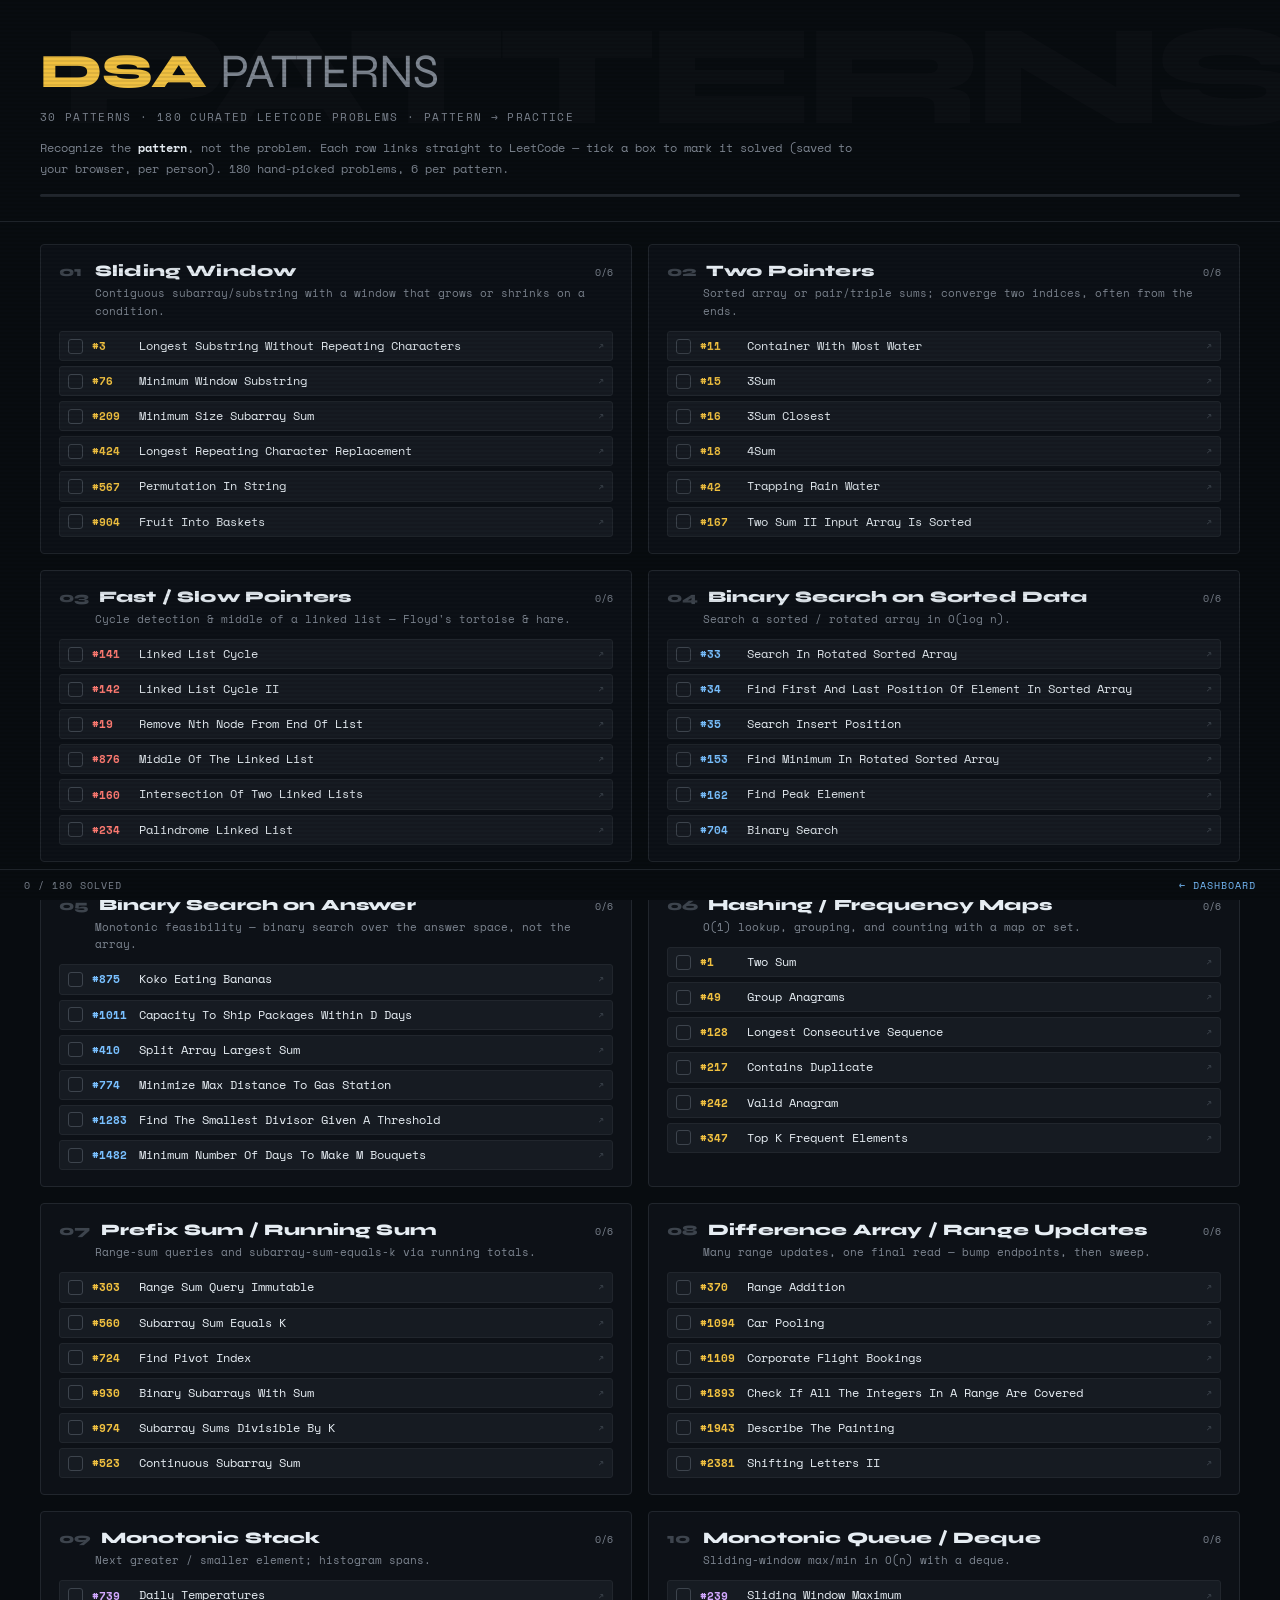
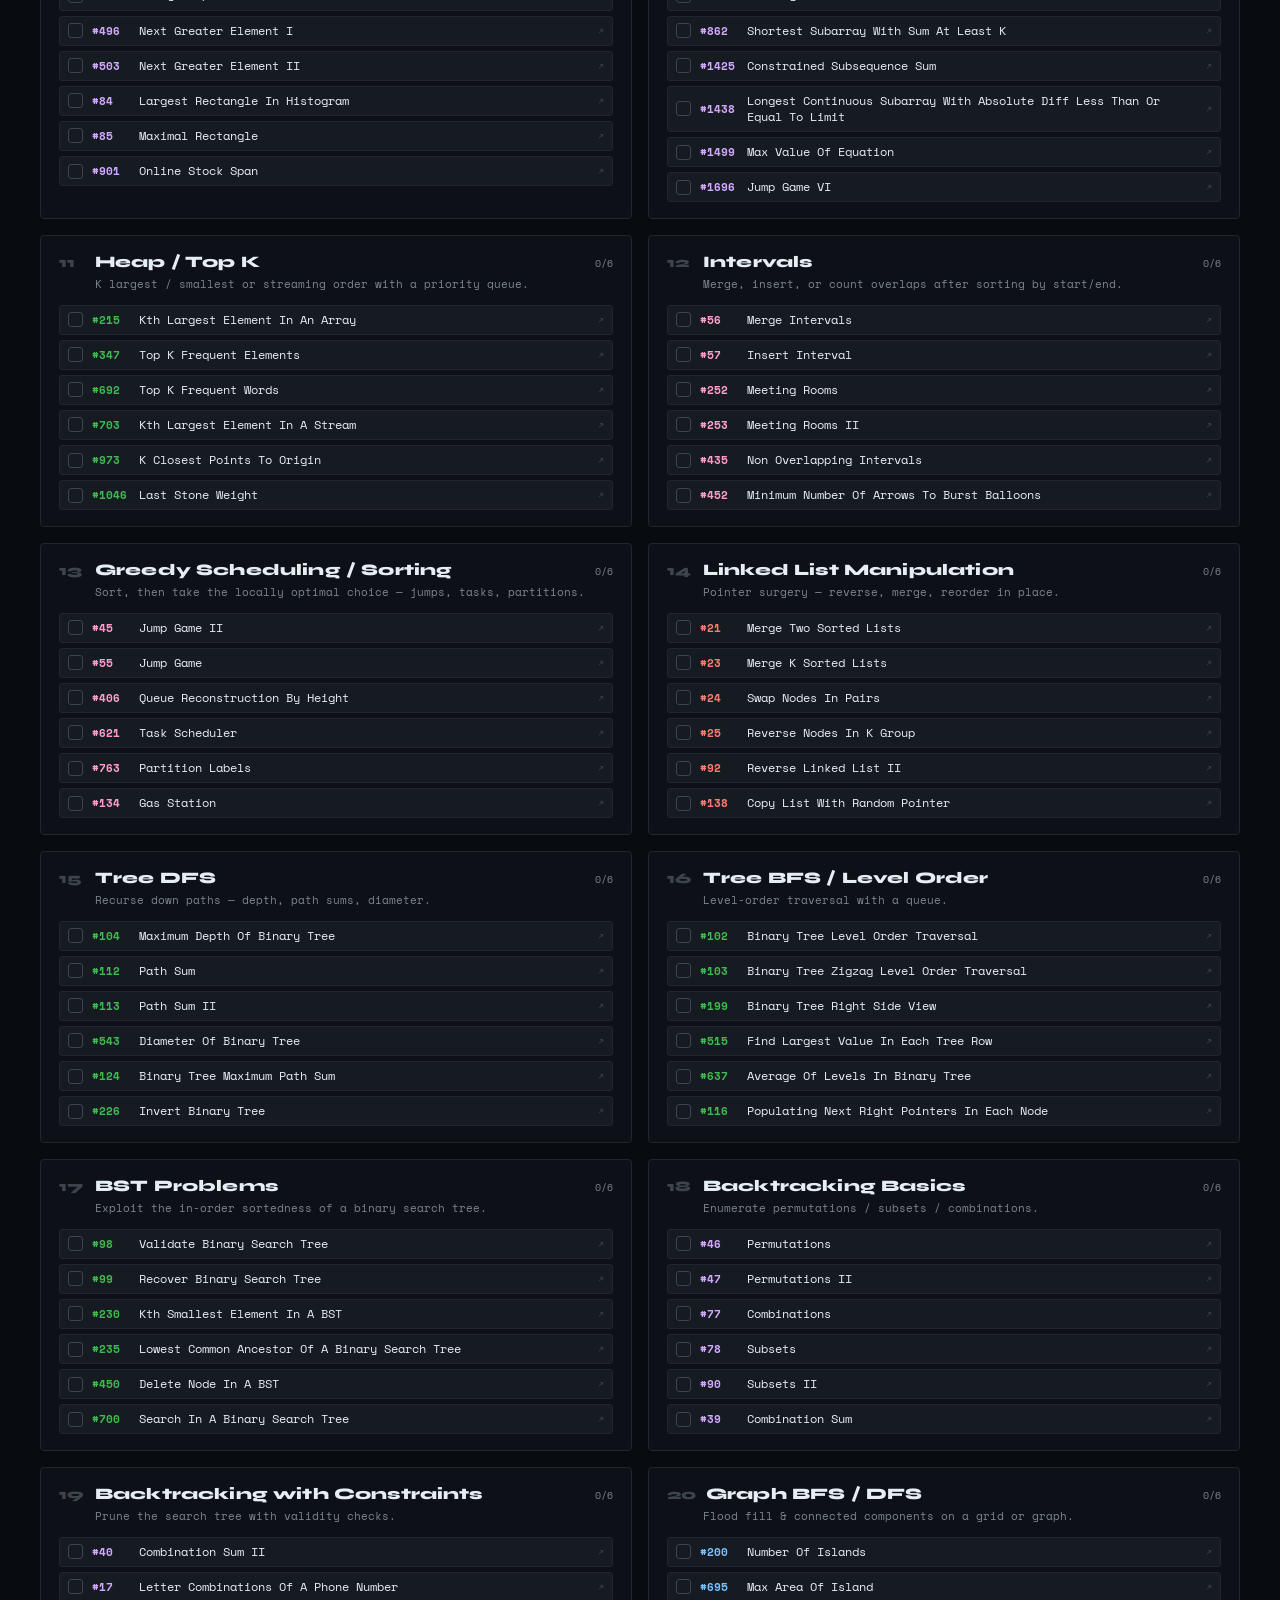
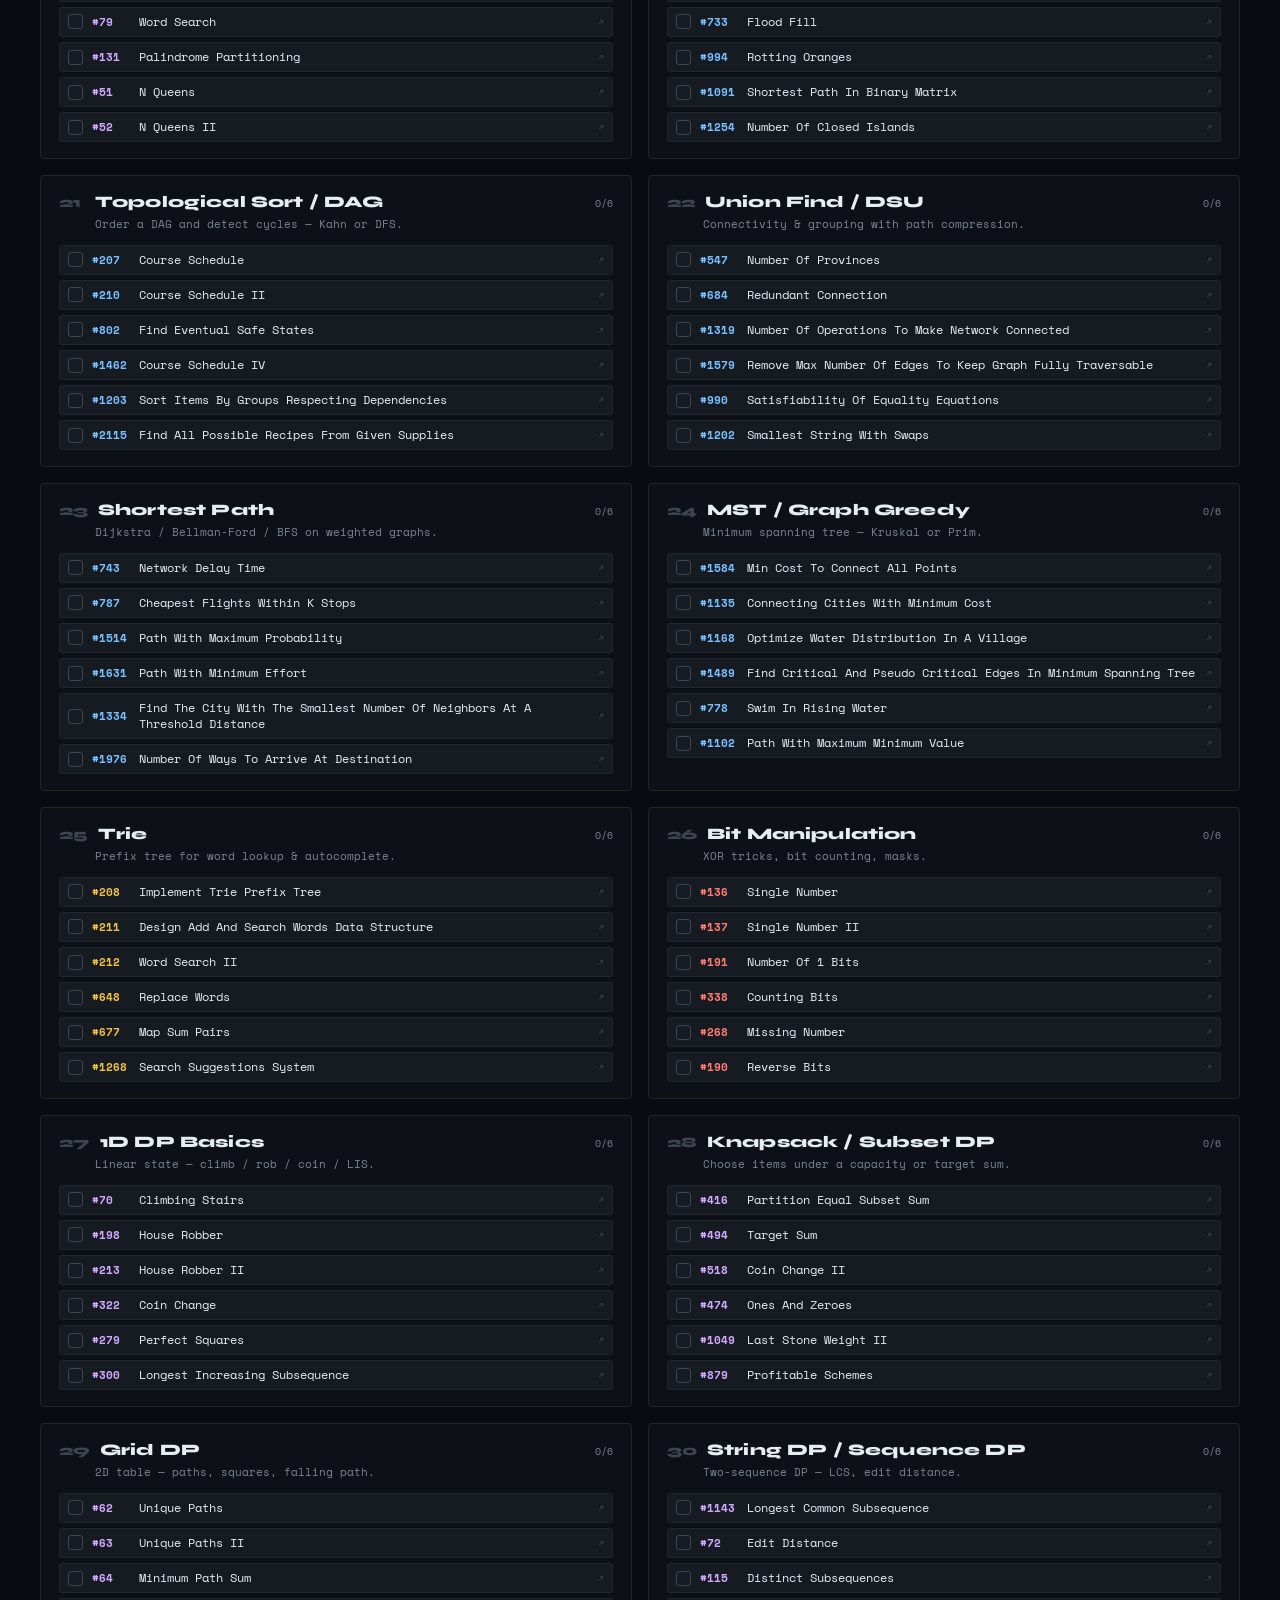
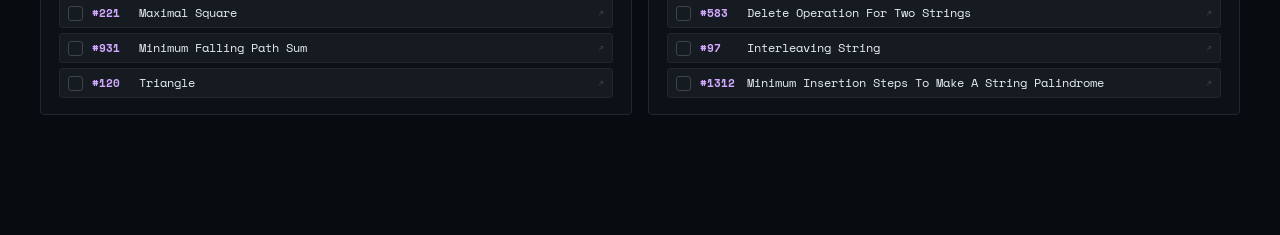
<file: ihba7991/competitive-programming/dsa-patterns.html>
<!DOCTYPE html>
<html lang="en">
<head>
<meta charset="UTF-8">
<meta name="viewport" content="width=device-width, initial-scale=1.0">
<title>DSA Patterns — LeetCode</title>
<style>
@import url('https://fonts.googleapis.com/css2?family=Space+Mono:wght@400;700&family=Syne:wght@400;700;800&display=swap');
:root{
  --bg:#080c10;--surface:#0d1117;--surface2:#161b22;--border:#21262d;
  --text:#e6edf3;--muted:#7d8590;--dim:#3d444d;
  --accent:#f0c040;--green:#3fb950;--blue:#79c0ff;--purple:#d2a8ff;--orange:#ff7b72;--pink:#ff9ecd;
  --mono:'Space Mono',monospace;--display:'Syne',sans-serif;
}
*{margin:0;padding:0;box-sizing:border-box}
body{background:var(--bg);color:var(--text);font-family:var(--mono);min-height:100vh;padding-bottom:60px}
body::after{content:'';position:fixed;inset:0;background:repeating-linear-gradient(0deg,transparent,transparent 2px,rgba(0,0,0,.08) 2px,rgba(0,0,0,.08) 4px);pointer-events:none;z-index:9999}
header{padding:48px 40px 24px;border-bottom:1px solid var(--border);position:relative;overflow:hidden}
header::before{content:'PATTERNS';position:absolute;top:-10px;right:-20px;font-family:var(--display);font-size:9rem;font-weight:800;color:rgba(255,255,255,.02);letter-spacing:-.05em;white-space:nowrap;pointer-events:none}
h1{font-family:var(--display);font-size:clamp(2rem,4vw,3rem);font-weight:800;line-height:1;letter-spacing:-.02em}
h1 .accent{color:var(--accent)}
h1 .dim{color:var(--muted);font-weight:400}
.meta{font-size:.7rem;color:var(--muted);letter-spacing:.12em;margin-top:12px;text-transform:uppercase}
.lede{font-size:.76rem;color:var(--muted);margin-top:12px;line-height:1.7;max-width:820px}
.lede b{color:var(--text)}
.bar{height:3px;background:var(--border);margin-top:16px;border-radius:2px;overflow:hidden}
.bar > div{height:100%;background:linear-gradient(90deg,var(--purple),var(--blue),var(--green),var(--accent));width:0;transition:width .3s}
main{padding:22px 40px 60px;display:grid;grid-template-columns:repeat(auto-fill,minmax(430px,1fr));gap:16px}
.pat{background:var(--surface);border:1px solid var(--border);border-radius:4px;padding:16px 18px}
.pat-head{display:flex;align-items:baseline;gap:10px;margin-bottom:3px}
.pat-idx{font-family:var(--display);font-size:.9rem;font-weight:800;color:var(--dim);min-width:26px}
.pat-name{font-family:var(--display);font-size:1rem;font-weight:800;letter-spacing:.01em}
.pat-count{margin-left:auto;font-size:.62rem;color:var(--muted);white-space:nowrap}
.pat-hint{font-size:.7rem;color:var(--muted);line-height:1.55;margin:4px 0 12px;padding-left:36px}
.probs{display:flex;flex-direction:column;gap:5px}
.prob{display:flex;align-items:center;gap:9px;padding:6px 8px;border-radius:3px;border:1px solid var(--border);background:var(--surface2);transition:border-color .15s}
.prob:hover{border-color:var(--cat)}
.prob .cb{width:15px;height:15px;border:1px solid var(--dim);border-radius:3px;flex-shrink:0;display:flex;align-items:center;justify-content:center;font-size:.55rem;color:var(--green);cursor:pointer}
.prob.done .cb{background:rgba(63,185,80,.15);border-color:var(--green)}
.prob .num{font-size:.66rem;font-weight:700;color:var(--cat);min-width:38px}
.prob a.tt{font-size:.72rem;color:var(--text);text-decoration:none;flex:1;line-height:1.4}
.prob a.tt:hover{text-decoration:underline;text-decoration-color:var(--cat)}
.prob.done a.tt{color:var(--muted);text-decoration:line-through}
.prob .ext{font-size:.6rem;color:var(--dim);text-decoration:none}
.prob .ext:hover{color:var(--cat)}
footer{position:fixed;bottom:0;left:0;right:0;background:var(--bg);border-top:1px solid var(--border);padding:8px 24px;display:flex;justify-content:space-between;align-items:center;font-size:.6rem;letter-spacing:.1em;text-transform:uppercase;color:var(--muted);z-index:500}
footer a{color:var(--blue);text-decoration:none}
@media (max-width:600px){header,main{padding-left:18px;padding-right:18px}main{grid-template-columns:1fr}}
</style>
</head>
<body>
<!-- riop-ns: per-person localStorage namespacing -->
<script>
(function () {
  var PEOPLE  = ['ihba7991', 'vikku'];
  var PERSON  = (location.pathname.split('/').filter(Boolean)
                 .find(function (s) { return PEOPLE.indexOf(s) !== -1; })) || 'default';
  var NS_KEYS = ['dsa-done'];
  function ns(k){ return NS_KEYS.indexOf(k) !== -1 ? (PERSON + ':' + k) : k; }
  var proto=Storage.prototype, oGet=proto.getItem, oSet=proto.setItem, oDel=proto.removeItem;
  proto.getItem=function(k){return oGet.call(this,ns(k));};
  proto.setItem=function(k,v){return oSet.call(this,ns(k),v);};
  proto.removeItem=function(k){return oDel.call(this,ns(k));};
})();
</script>

<header>
  <h1><span class="accent">DSA</span> <span class="dim">PATTERNS</span></h1>
  <div class="meta">30 patterns · 180 curated LeetCode problems · pattern &rarr; practice</div>
  <div class="lede">Recognize the <b>pattern</b>, not the problem. Each row links straight to LeetCode &mdash; tick a box to mark it solved (saved to your browser, per person). 180 hand-picked problems, 6 per pattern.</div>
  <div class="bar"><div id="progressBar"></div></div>
</header>

<main id="grid"></main>

<footer>
  <div><span id="doneCount">0</span> / <span id="totalCount">0</span> solved</div>
  <div><a href="../../index.html">&larr; Dashboard</a></div>
</footer>

<script>
const CAT_COLOR={arrays:'var(--accent)',search:'var(--blue)',list:'var(--orange)',stack:'var(--purple)',
  heap:'var(--green)',greedy:'var(--pink)',tree:'var(--green)',backtrack:'var(--purple)',
  graph:'var(--blue)',trie:'var(--accent)',bit:'var(--orange)',dp:'var(--purple)'};
const PATTERNS=[
  {name:'Sliding Window',cat:'arrays',hint:'Contiguous subarray/substring with a window that grows or shrinks on a condition.',probs:[{n:3,s:'longest-substring-without-repeating-characters',t:'Longest Substring Without Repeating Characters'},{n:76,s:'minimum-window-substring',t:'Minimum Window Substring'},{n:209,s:'minimum-size-subarray-sum',t:'Minimum Size Subarray Sum'},{n:424,s:'longest-repeating-character-replacement',t:'Longest Repeating Character Replacement'},{n:567,s:'permutation-in-string',t:'Permutation In String'},{n:904,s:'fruit-into-baskets',t:'Fruit Into Baskets'}]},
  {name:'Two Pointers',cat:'arrays',hint:'Sorted array or pair/triple sums; converge two indices, often from the ends.',probs:[{n:11,s:'container-with-most-water',t:'Container With Most Water'},{n:15,s:'3sum',t:'3Sum'},{n:16,s:'3sum-closest',t:'3Sum Closest'},{n:18,s:'4sum',t:'4Sum'},{n:42,s:'trapping-rain-water',t:'Trapping Rain Water'},{n:167,s:'two-sum-ii-input-array-is-sorted',t:'Two Sum II Input Array Is Sorted'}]},
  {name:'Fast / Slow Pointers',cat:'list',hint:'Cycle detection & middle of a linked list — Floyd\'s tortoise & hare.',probs:[{n:141,s:'linked-list-cycle',t:'Linked List Cycle'},{n:142,s:'linked-list-cycle-ii',t:'Linked List Cycle II'},{n:19,s:'remove-nth-node-from-end-of-list',t:'Remove Nth Node From End Of List'},{n:876,s:'middle-of-the-linked-list',t:'Middle Of The Linked List'},{n:160,s:'intersection-of-two-linked-lists',t:'Intersection Of Two Linked Lists'},{n:234,s:'palindrome-linked-list',t:'Palindrome Linked List'}]},
  {name:'Binary Search on Sorted Data',cat:'search',hint:'Search a sorted / rotated array in O(log n).',probs:[{n:33,s:'search-in-rotated-sorted-array',t:'Search In Rotated Sorted Array'},{n:34,s:'find-first-and-last-position-of-element-in-sorted-array',t:'Find First And Last Position Of Element In Sorted Array'},{n:35,s:'search-insert-position',t:'Search Insert Position'},{n:153,s:'find-minimum-in-rotated-sorted-array',t:'Find Minimum In Rotated Sorted Array'},{n:162,s:'find-peak-element',t:'Find Peak Element'},{n:704,s:'binary-search',t:'Binary Search'}]},
  {name:'Binary Search on Answer',cat:'search',hint:'Monotonic feasibility — binary search over the answer space, not the array.',probs:[{n:875,s:'koko-eating-bananas',t:'Koko Eating Bananas'},{n:1011,s:'capacity-to-ship-packages-within-d-days',t:'Capacity To Ship Packages Within D Days'},{n:410,s:'split-array-largest-sum',t:'Split Array Largest Sum'},{n:774,s:'minimize-max-distance-to-gas-station',t:'Minimize Max Distance To Gas Station'},{n:1283,s:'find-the-smallest-divisor-given-a-threshold',t:'Find The Smallest Divisor Given A Threshold'},{n:1482,s:'minimum-number-of-days-to-make-m-bouquets',t:'Minimum Number Of Days To Make M Bouquets'}]},
  {name:'Hashing / Frequency Maps',cat:'arrays',hint:'O(1) lookup, grouping, and counting with a map or set.',probs:[{n:1,s:'two-sum',t:'Two Sum'},{n:49,s:'group-anagrams',t:'Group Anagrams'},{n:128,s:'longest-consecutive-sequence',t:'Longest Consecutive Sequence'},{n:217,s:'contains-duplicate',t:'Contains Duplicate'},{n:242,s:'valid-anagram',t:'Valid Anagram'},{n:347,s:'top-k-frequent-elements',t:'Top K Frequent Elements'}]},
  {name:'Prefix Sum / Running Sum',cat:'arrays',hint:'Range-sum queries and subarray-sum-equals-k via running totals.',probs:[{n:303,s:'range-sum-query-immutable',t:'Range Sum Query Immutable'},{n:560,s:'subarray-sum-equals-k',t:'Subarray Sum Equals K'},{n:724,s:'find-pivot-index',t:'Find Pivot Index'},{n:930,s:'binary-subarrays-with-sum',t:'Binary Subarrays With Sum'},{n:974,s:'subarray-sums-divisible-by-k',t:'Subarray Sums Divisible By K'},{n:523,s:'continuous-subarray-sum',t:'Continuous Subarray Sum'}]},
  {name:'Difference Array / Range Updates',cat:'arrays',hint:'Many range updates, one final read — bump endpoints, then sweep.',probs:[{n:370,s:'range-addition',t:'Range Addition'},{n:1094,s:'car-pooling',t:'Car Pooling'},{n:1109,s:'corporate-flight-bookings',t:'Corporate Flight Bookings'},{n:1893,s:'check-if-all-the-integers-in-a-range-are-covered',t:'Check If All The Integers In A Range Are Covered'},{n:1943,s:'describe-the-painting',t:'Describe The Painting'},{n:2381,s:'shifting-letters-ii',t:'Shifting Letters II'}]},
  {name:'Monotonic Stack',cat:'stack',hint:'Next greater / smaller element; histogram spans.',probs:[{n:739,s:'daily-temperatures',t:'Daily Temperatures'},{n:496,s:'next-greater-element-i',t:'Next Greater Element I'},{n:503,s:'next-greater-element-ii',t:'Next Greater Element II'},{n:84,s:'largest-rectangle-in-histogram',t:'Largest Rectangle In Histogram'},{n:85,s:'maximal-rectangle',t:'Maximal Rectangle'},{n:901,s:'online-stock-span',t:'Online Stock Span'}]},
  {name:'Monotonic Queue / Deque',cat:'stack',hint:'Sliding-window max/min in O(n) with a deque.',probs:[{n:239,s:'sliding-window-maximum',t:'Sliding Window Maximum'},{n:862,s:'shortest-subarray-with-sum-at-least-k',t:'Shortest Subarray With Sum At Least K'},{n:1425,s:'constrained-subsequence-sum',t:'Constrained Subsequence Sum'},{n:1438,s:'longest-continuous-subarray-with-absolute-diff-less-than-or-equal-to-limit',t:'Longest Continuous Subarray With Absolute Diff Less Than Or Equal To Limit'},{n:1499,s:'max-value-of-equation',t:'Max Value Of Equation'},{n:1696,s:'jump-game-vi',t:'Jump Game VI'}]},
  {name:'Heap / Top K',cat:'heap',hint:'K largest / smallest or streaming order with a priority queue.',probs:[{n:215,s:'kth-largest-element-in-an-array',t:'Kth Largest Element In An Array'},{n:347,s:'top-k-frequent-elements',t:'Top K Frequent Elements'},{n:692,s:'top-k-frequent-words',t:'Top K Frequent Words'},{n:703,s:'kth-largest-element-in-a-stream',t:'Kth Largest Element In A Stream'},{n:973,s:'k-closest-points-to-origin',t:'K Closest Points To Origin'},{n:1046,s:'last-stone-weight',t:'Last Stone Weight'}]},
  {name:'Intervals',cat:'greedy',hint:'Merge, insert, or count overlaps after sorting by start/end.',probs:[{n:56,s:'merge-intervals',t:'Merge Intervals'},{n:57,s:'insert-interval',t:'Insert Interval'},{n:252,s:'meeting-rooms',t:'Meeting Rooms'},{n:253,s:'meeting-rooms-ii',t:'Meeting Rooms II'},{n:435,s:'non-overlapping-intervals',t:'Non Overlapping Intervals'},{n:452,s:'minimum-number-of-arrows-to-burst-balloons',t:'Minimum Number Of Arrows To Burst Balloons'}]},
  {name:'Greedy Scheduling / Sorting',cat:'greedy',hint:'Sort, then take the locally optimal choice — jumps, tasks, partitions.',probs:[{n:45,s:'jump-game-ii',t:'Jump Game II'},{n:55,s:'jump-game',t:'Jump Game'},{n:406,s:'queue-reconstruction-by-height',t:'Queue Reconstruction By Height'},{n:621,s:'task-scheduler',t:'Task Scheduler'},{n:763,s:'partition-labels',t:'Partition Labels'},{n:134,s:'gas-station',t:'Gas Station'}]},
  {name:'Linked List Manipulation',cat:'list',hint:'Pointer surgery — reverse, merge, reorder in place.',probs:[{n:21,s:'merge-two-sorted-lists',t:'Merge Two Sorted Lists'},{n:23,s:'merge-k-sorted-lists',t:'Merge K Sorted Lists'},{n:24,s:'swap-nodes-in-pairs',t:'Swap Nodes In Pairs'},{n:25,s:'reverse-nodes-in-k-group',t:'Reverse Nodes In K Group'},{n:92,s:'reverse-linked-list-ii',t:'Reverse Linked List II'},{n:138,s:'copy-list-with-random-pointer',t:'Copy List With Random Pointer'}]},
  {name:'Tree DFS',cat:'tree',hint:'Recurse down paths — depth, path sums, diameter.',probs:[{n:104,s:'maximum-depth-of-binary-tree',t:'Maximum Depth Of Binary Tree'},{n:112,s:'path-sum',t:'Path Sum'},{n:113,s:'path-sum-ii',t:'Path Sum II'},{n:543,s:'diameter-of-binary-tree',t:'Diameter Of Binary Tree'},{n:124,s:'binary-tree-maximum-path-sum',t:'Binary Tree Maximum Path Sum'},{n:226,s:'invert-binary-tree',t:'Invert Binary Tree'}]},
  {name:'Tree BFS / Level Order',cat:'tree',hint:'Level-order traversal with a queue.',probs:[{n:102,s:'binary-tree-level-order-traversal',t:'Binary Tree Level Order Traversal'},{n:103,s:'binary-tree-zigzag-level-order-traversal',t:'Binary Tree Zigzag Level Order Traversal'},{n:199,s:'binary-tree-right-side-view',t:'Binary Tree Right Side View'},{n:515,s:'find-largest-value-in-each-tree-row',t:'Find Largest Value In Each Tree Row'},{n:637,s:'average-of-levels-in-binary-tree',t:'Average Of Levels In Binary Tree'},{n:116,s:'populating-next-right-pointers-in-each-node',t:'Populating Next Right Pointers In Each Node'}]},
  {name:'BST Problems',cat:'tree',hint:'Exploit the in-order sortedness of a binary search tree.',probs:[{n:98,s:'validate-binary-search-tree',t:'Validate Binary Search Tree'},{n:99,s:'recover-binary-search-tree',t:'Recover Binary Search Tree'},{n:230,s:'kth-smallest-element-in-a-bst',t:'Kth Smallest Element In A BST'},{n:235,s:'lowest-common-ancestor-of-a-binary-search-tree',t:'Lowest Common Ancestor Of A Binary Search Tree'},{n:450,s:'delete-node-in-a-bst',t:'Delete Node In A BST'},{n:700,s:'search-in-a-binary-search-tree',t:'Search In A Binary Search Tree'}]},
  {name:'Backtracking Basics',cat:'backtrack',hint:'Enumerate permutations / subsets / combinations.',probs:[{n:46,s:'permutations',t:'Permutations'},{n:47,s:'permutations-ii',t:'Permutations II'},{n:77,s:'combinations',t:'Combinations'},{n:78,s:'subsets',t:'Subsets'},{n:90,s:'subsets-ii',t:'Subsets II'},{n:39,s:'combination-sum',t:'Combination Sum'}]},
  {name:'Backtracking with Constraints',cat:'backtrack',hint:'Prune the search tree with validity checks.',probs:[{n:40,s:'combination-sum-ii',t:'Combination Sum II'},{n:17,s:'letter-combinations-of-a-phone-number',t:'Letter Combinations Of A Phone Number'},{n:79,s:'word-search',t:'Word Search'},{n:131,s:'palindrome-partitioning',t:'Palindrome Partitioning'},{n:51,s:'n-queens',t:'N Queens'},{n:52,s:'n-queens-ii',t:'N Queens II'}]},
  {name:'Graph BFS / DFS',cat:'graph',hint:'Flood fill & connected components on a grid or graph.',probs:[{n:200,s:'number-of-islands',t:'Number Of Islands'},{n:695,s:'max-area-of-island',t:'Max Area Of Island'},{n:733,s:'flood-fill',t:'Flood Fill'},{n:994,s:'rotting-oranges',t:'Rotting Oranges'},{n:1091,s:'shortest-path-in-binary-matrix',t:'Shortest Path In Binary Matrix'},{n:1254,s:'number-of-closed-islands',t:'Number Of Closed Islands'}]},
  {name:'Topological Sort / DAG',cat:'graph',hint:'Order a DAG and detect cycles — Kahn or DFS.',probs:[{n:207,s:'course-schedule',t:'Course Schedule'},{n:210,s:'course-schedule-ii',t:'Course Schedule II'},{n:802,s:'find-eventual-safe-states',t:'Find Eventual Safe States'},{n:1462,s:'course-schedule-iv',t:'Course Schedule IV'},{n:1203,s:'sort-items-by-groups-respecting-dependencies',t:'Sort Items By Groups Respecting Dependencies'},{n:2115,s:'find-all-possible-recipes-from-given-supplies',t:'Find All Possible Recipes From Given Supplies'}]},
  {name:'Union Find / DSU',cat:'graph',hint:'Connectivity & grouping with path compression.',probs:[{n:547,s:'number-of-provinces',t:'Number Of Provinces'},{n:684,s:'redundant-connection',t:'Redundant Connection'},{n:1319,s:'number-of-operations-to-make-network-connected',t:'Number Of Operations To Make Network Connected'},{n:1579,s:'remove-max-number-of-edges-to-keep-graph-fully-traversable',t:'Remove Max Number Of Edges To Keep Graph Fully Traversable'},{n:990,s:'satisfiability-of-equality-equations',t:'Satisfiability Of Equality Equations'},{n:1202,s:'smallest-string-with-swaps',t:'Smallest String With Swaps'}]},
  {name:'Shortest Path',cat:'graph',hint:'Dijkstra / Bellman-Ford / BFS on weighted graphs.',probs:[{n:743,s:'network-delay-time',t:'Network Delay Time'},{n:787,s:'cheapest-flights-within-k-stops',t:'Cheapest Flights Within K Stops'},{n:1514,s:'path-with-maximum-probability',t:'Path With Maximum Probability'},{n:1631,s:'path-with-minimum-effort',t:'Path With Minimum Effort'},{n:1334,s:'find-the-city-with-the-smallest-number-of-neighbors-at-a-threshold-distance',t:'Find The City With The Smallest Number Of Neighbors At A Threshold Distance'},{n:1976,s:'number-of-ways-to-arrive-at-destination',t:'Number Of Ways To Arrive At Destination'}]},
  {name:'MST / Graph Greedy',cat:'graph',hint:'Minimum spanning tree — Kruskal or Prim.',probs:[{n:1584,s:'min-cost-to-connect-all-points',t:'Min Cost To Connect All Points'},{n:1135,s:'connecting-cities-with-minimum-cost',t:'Connecting Cities With Minimum Cost'},{n:1168,s:'optimize-water-distribution-in-a-village',t:'Optimize Water Distribution In A Village'},{n:1489,s:'find-critical-and-pseudo-critical-edges-in-minimum-spanning-tree',t:'Find Critical And Pseudo Critical Edges In Minimum Spanning Tree'},{n:778,s:'swim-in-rising-water',t:'Swim In Rising Water'},{n:1102,s:'path-with-maximum-minimum-value',t:'Path With Maximum Minimum Value'}]},
  {name:'Trie',cat:'trie',hint:'Prefix tree for word lookup & autocomplete.',probs:[{n:208,s:'implement-trie-prefix-tree',t:'Implement Trie Prefix Tree'},{n:211,s:'design-add-and-search-words-data-structure',t:'Design Add And Search Words Data Structure'},{n:212,s:'word-search-ii',t:'Word Search II'},{n:648,s:'replace-words',t:'Replace Words'},{n:677,s:'map-sum-pairs',t:'Map Sum Pairs'},{n:1268,s:'search-suggestions-system',t:'Search Suggestions System'}]},
  {name:'Bit Manipulation',cat:'bit',hint:'XOR tricks, bit counting, masks.',probs:[{n:136,s:'single-number',t:'Single Number'},{n:137,s:'single-number-ii',t:'Single Number II'},{n:191,s:'number-of-1-bits',t:'Number Of 1 Bits'},{n:338,s:'counting-bits',t:'Counting Bits'},{n:268,s:'missing-number',t:'Missing Number'},{n:190,s:'reverse-bits',t:'Reverse Bits'}]},
  {name:'1D DP Basics',cat:'dp',hint:'Linear state — climb / rob / coin / LIS.',probs:[{n:70,s:'climbing-stairs',t:'Climbing Stairs'},{n:198,s:'house-robber',t:'House Robber'},{n:213,s:'house-robber-ii',t:'House Robber II'},{n:322,s:'coin-change',t:'Coin Change'},{n:279,s:'perfect-squares',t:'Perfect Squares'},{n:300,s:'longest-increasing-subsequence',t:'Longest Increasing Subsequence'}]},
  {name:'Knapsack / Subset DP',cat:'dp',hint:'Choose items under a capacity or target sum.',probs:[{n:416,s:'partition-equal-subset-sum',t:'Partition Equal Subset Sum'},{n:494,s:'target-sum',t:'Target Sum'},{n:518,s:'coin-change-ii',t:'Coin Change II'},{n:474,s:'ones-and-zeroes',t:'Ones And Zeroes'},{n:1049,s:'last-stone-weight-ii',t:'Last Stone Weight II'},{n:879,s:'profitable-schemes',t:'Profitable Schemes'}]},
  {name:'Grid DP',cat:'dp',hint:'2D table — paths, squares, falling path.',probs:[{n:62,s:'unique-paths',t:'Unique Paths'},{n:63,s:'unique-paths-ii',t:'Unique Paths II'},{n:64,s:'minimum-path-sum',t:'Minimum Path Sum'},{n:221,s:'maximal-square',t:'Maximal Square'},{n:931,s:'minimum-falling-path-sum',t:'Minimum Falling Path Sum'},{n:120,s:'triangle',t:'Triangle'}]},
  {name:'String DP / Sequence DP',cat:'dp',hint:'Two-sequence DP — LCS, edit distance.',probs:[{n:1143,s:'longest-common-subsequence',t:'Longest Common Subsequence'},{n:72,s:'edit-distance',t:'Edit Distance'},{n:115,s:'distinct-subsequences',t:'Distinct Subsequences'},{n:583,s:'delete-operation-for-two-strings',t:'Delete Operation For Two Strings'},{n:97,s:'interleaving-string',t:'Interleaving String'},{n:1312,s:'minimum-insertion-steps-to-make-a-string-palindrome',t:'Minimum Insertion Steps To Make A String Palindrome'}]}
];
const STORAGE_KEY='dsa-done';
function loadDone(){try{return new Set(JSON.parse(localStorage.getItem(STORAGE_KEY)||'[]'));}catch(_){return new Set();}}
function saveDone(s){try{localStorage.setItem(STORAGE_KEY,JSON.stringify([...s]));}catch(_){}}
const done=loadDone();
const grid=document.getElementById('grid');
let TOTAL=0; PATTERNS.forEach(p=>TOTAL+=p.probs.length);

function render(){
  grid.innerHTML='';
  PATTERNS.forEach((p,i)=>{
    const color=CAT_COLOR[p.cat]||'var(--accent)';
    const solved=p.probs.filter(pr=>done.has(pr.n)).length;
    const card=document.createElement('div');
    card.className='pat'; card.style.setProperty('--cat',color);
    let rows='';
    p.probs.forEach(pr=>{
      const isDone=done.has(pr.n);
      const url='https://leetcode.com/problems/'+pr.s+'/';
      rows+=`<div class="prob${isDone?' done':''}" data-n="${pr.n}">
        <div class="cb">${isDone?'✓':''}</div>
        <span class="num">#${pr.n}</span>
        <a class="tt" href="${url}" target="_blank" rel="noopener">${pr.t}</a>
        <a class="ext" href="${url}" target="_blank" rel="noopener">&#8599;</a>
      </div>`;
    });
    card.innerHTML=`
      <div class="pat-head">
        <span class="pat-idx">${String(i+1).padStart(2,'0')}</span>
        <span class="pat-name">${p.name}</span>
        <span class="pat-count">${solved}/${p.probs.length}</span>
      </div>
      <div class="pat-hint">${p.hint}</div>
      <div class="probs">${rows}</div>`;
    grid.appendChild(card);
  });
  document.getElementById('totalCount').textContent=TOTAL;
  document.getElementById('doneCount').textContent=done.size;
  document.getElementById('progressBar').style.width=(100*done.size/TOTAL)+'%';
}

grid.addEventListener('click',e=>{
  const cb=e.target.closest('.cb'); if(!cb) return;
  const row=cb.closest('.prob'); const n=Number(row.dataset.n);
  if(done.has(n)) done.delete(n); else done.add(n);
  saveDone(done); render();
});

render();
</script>
</body>
</html>
</file>
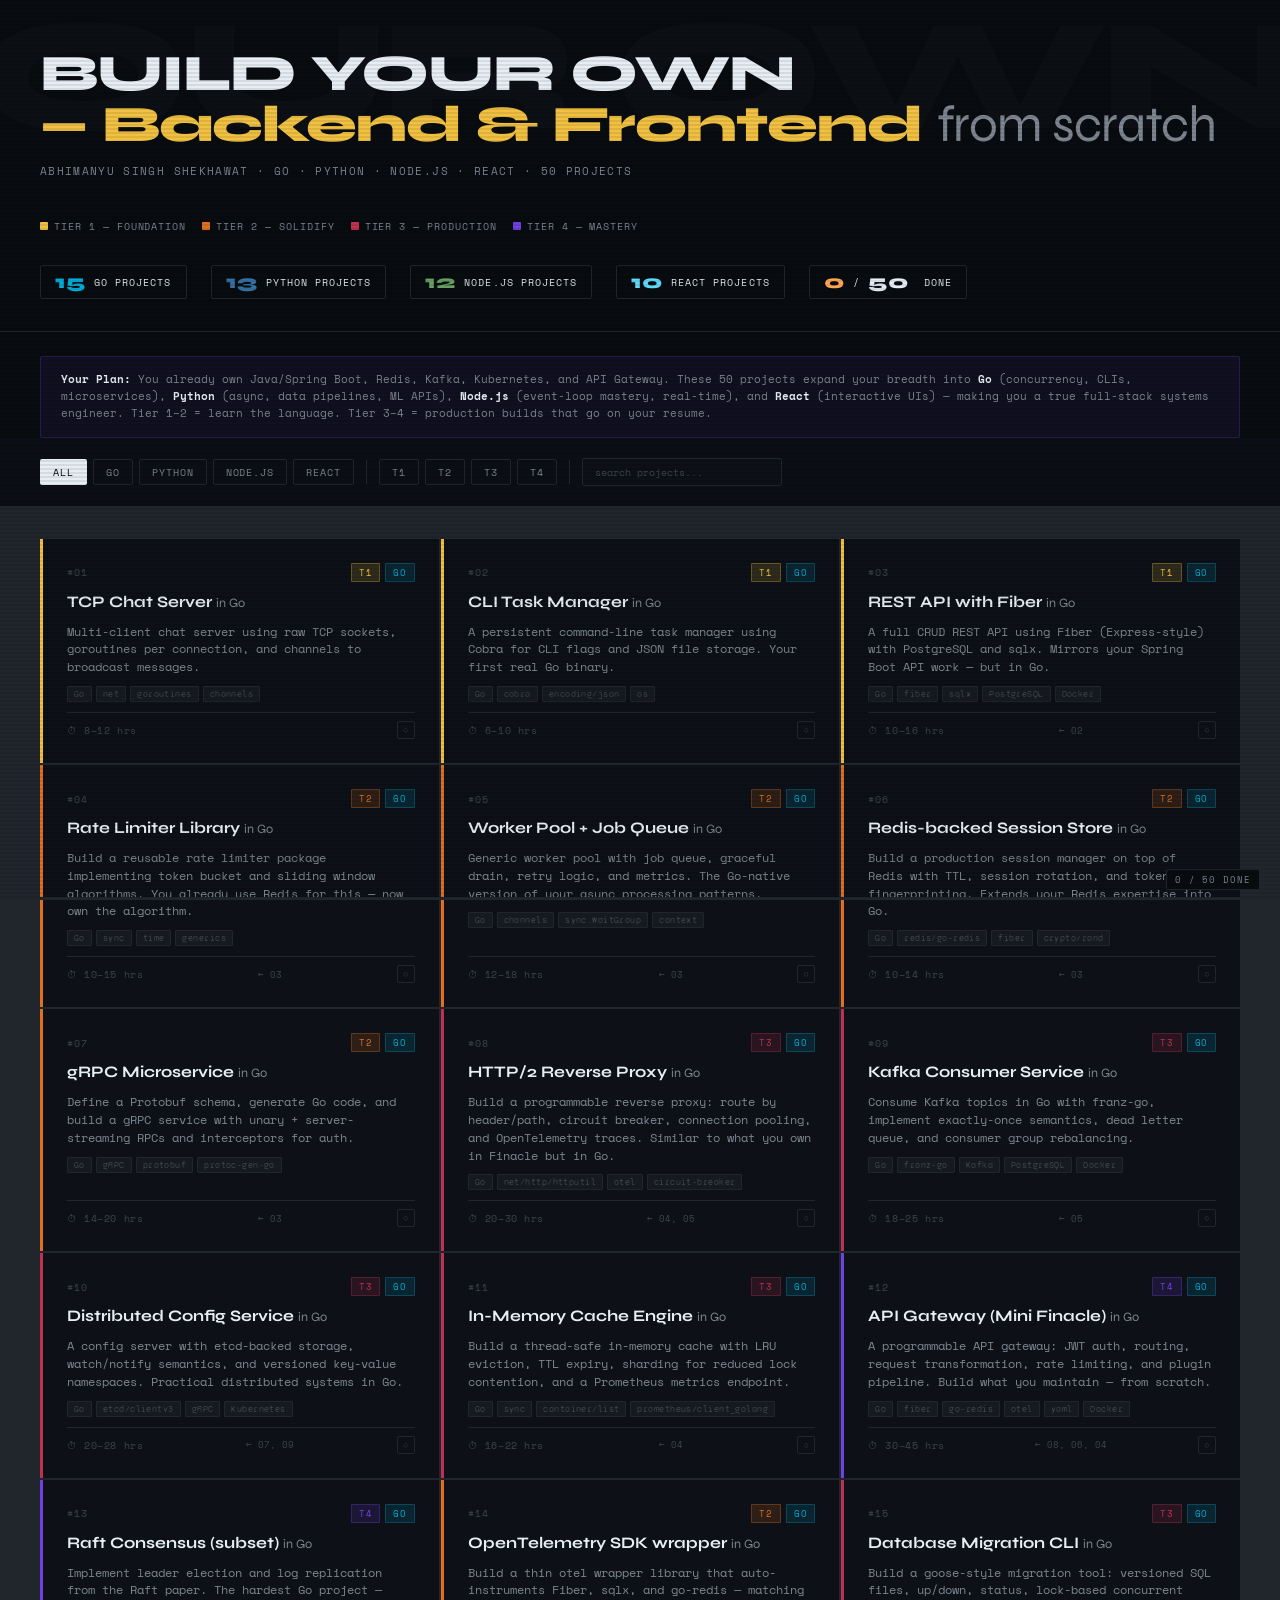
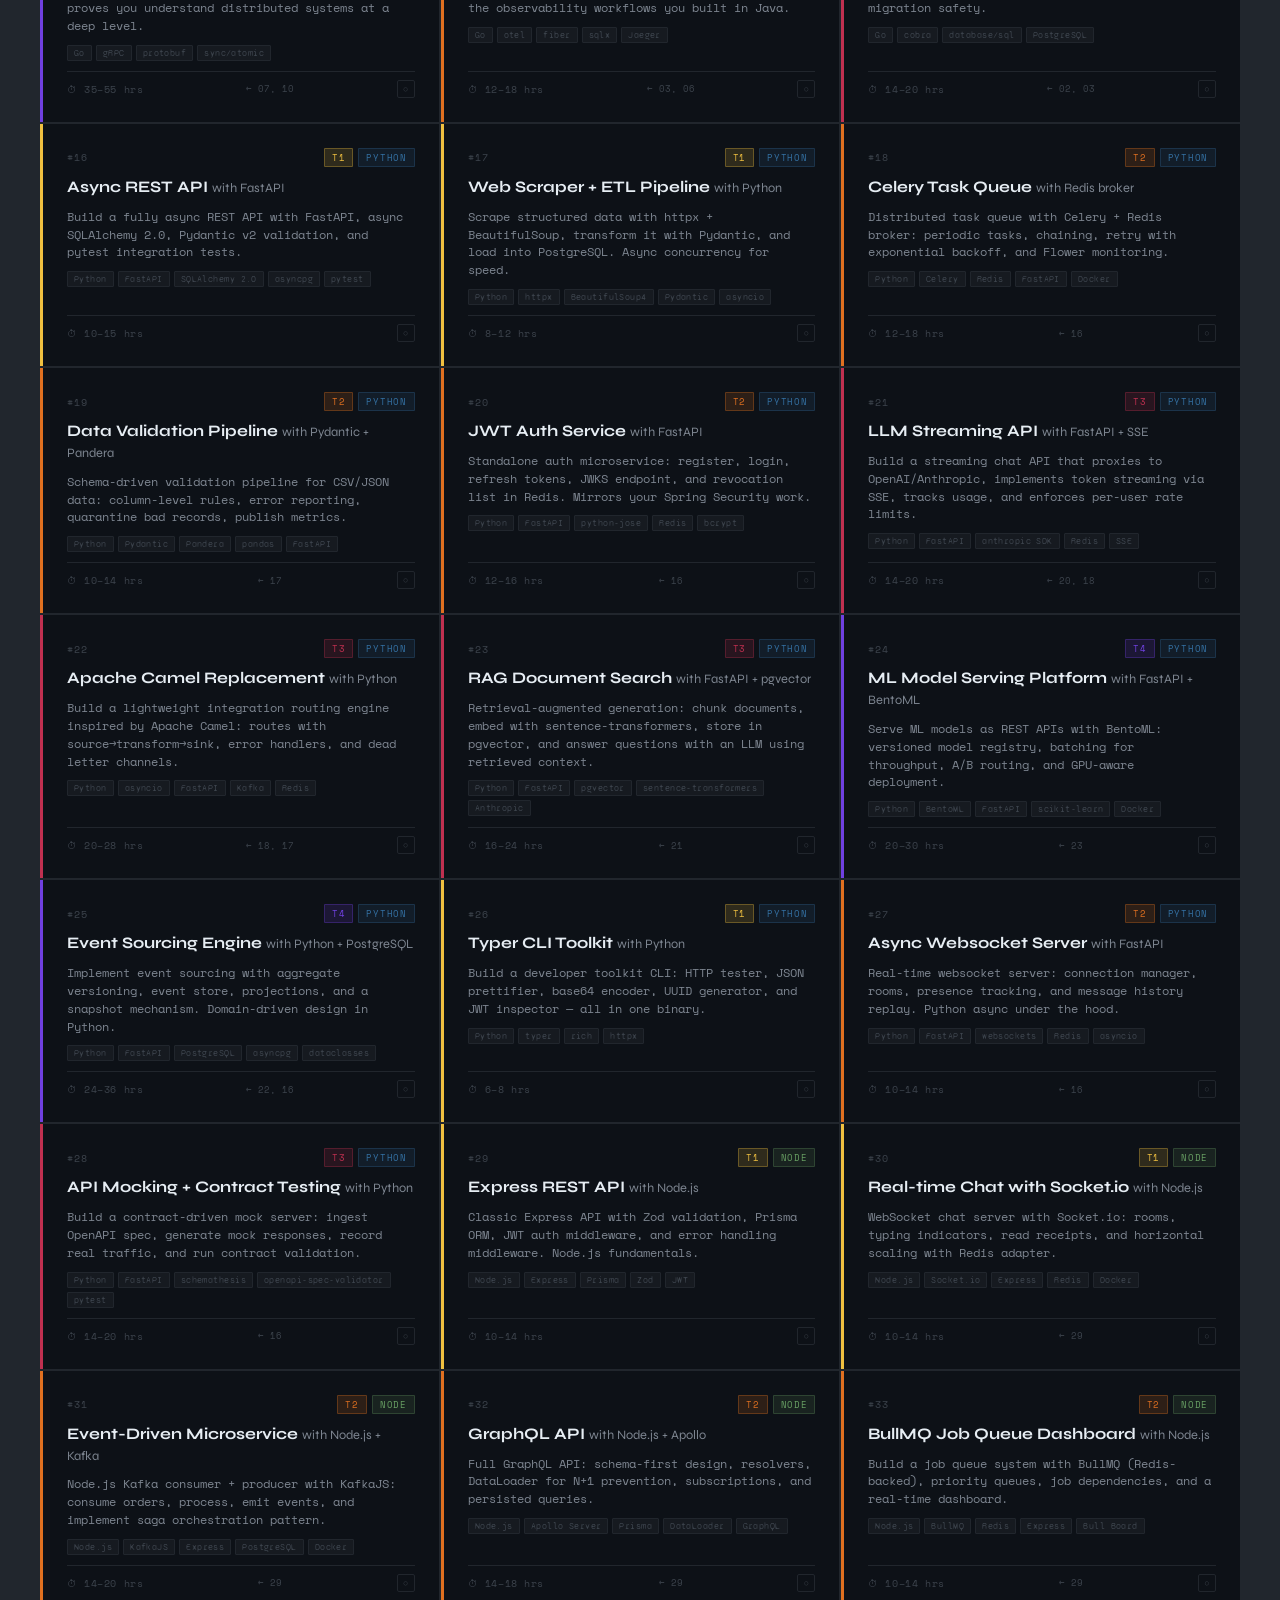
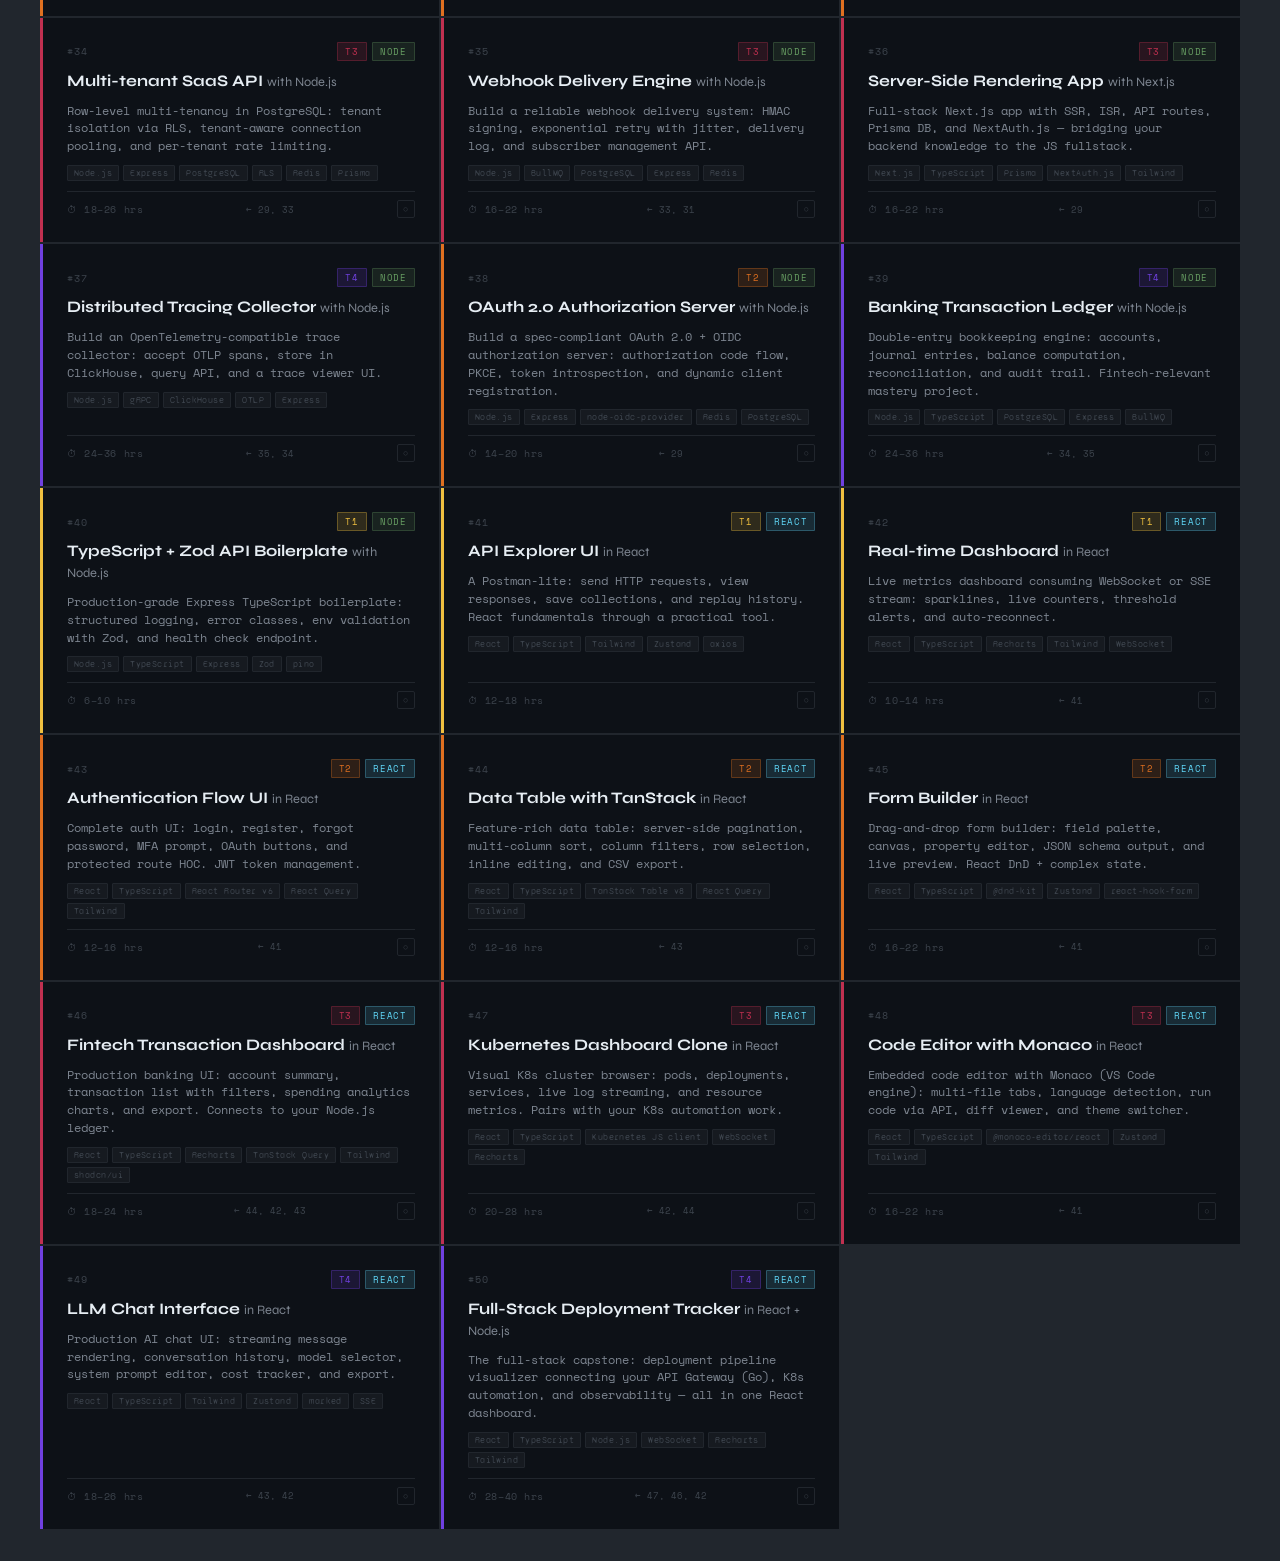
<file: ihba7991/languages/build-your-own-backend-frontend.html>
<!DOCTYPE html>
<html lang="en">
<head>
<meta charset="UTF-8">
<meta name="viewport" content="width=device-width, initial-scale=1.0">
<title>BUILD YOUR OWN — Backend & Frontend From Scratch</title>
<style>
@import url('https://fonts.googleapis.com/css2?family=Space+Mono:ital,wght@0,400;0,700;1,400&family=Syne:wght@400;700;800&family=Syne+Mono&display=swap');

:root {
  --bg: #080c10;
  --surface: #0d1117;
  --surface2: #161b22;
  --border: #21262d;
  --text: #e6edf3;
  --muted: #7d8590;
  --dim: #3d444d;

  --tier1: #f0c040;
  --tier2: #e07020;
  --tier3: #c03050;
  --tier4: #7040e0;

  --cat-go: #00ADD8;
  --cat-python: #3572A5;
  --cat-node: #68A063;
  --cat-react: #61DAFB;
  --cat-infra: #ffa657;

  --mono: 'Space Mono', monospace;
  --display: 'Syne', sans-serif;
  --code: 'Syne Mono', monospace;
}

* { margin: 0; padding: 0; box-sizing: border-box; }
html { scroll-behavior: smooth; }

body {
  background: var(--bg);
  color: var(--text);
  font-family: var(--mono);
  min-height: 100vh;
  overflow-x: hidden;
}

body::after {
  content: '';
  position: fixed;
  inset: 0;
  background: repeating-linear-gradient(0deg, transparent, transparent 2px, rgba(0,0,0,0.08) 2px, rgba(0,0,0,0.08) 4px);
  pointer-events: none;
  z-index: 9999;
}

header {
  padding: 48px 40px 32px;
  border-bottom: 1px solid var(--border);
  position: relative;
  overflow: hidden;
}

header::before {
  content: 'BUILD YOUR OWN';
  position: absolute;
  top: -20px; right: -20px;
  font-family: var(--display);
  font-size: 10rem;
  font-weight: 800;
  color: rgba(255,255,255,0.02);
  letter-spacing: -0.05em;
  pointer-events: none;
  white-space: nowrap;
}

.header-top {
  display: flex;
  align-items: flex-start;
  justify-content: space-between;
  gap: 40px;
  flex-wrap: wrap;
}

h1 {
  font-family: var(--display);
  font-size: clamp(2rem, 4vw, 3.5rem);
  font-weight: 800;
  line-height: 1;
  letter-spacing: -0.02em;
}

h1 .accent { color: var(--tier1); }
h1 .dim { color: var(--muted); font-weight: 400; }

.header-meta {
  font-size: 0.7rem;
  color: var(--muted);
  letter-spacing: 0.12em;
  margin-top: 12px;
  text-transform: uppercase;
}

.stats-row {
  display: flex;
  gap: 24px;
  margin-top: 32px;
  flex-wrap: wrap;
}

.stat-pill {
  display: flex;
  align-items: center;
  gap: 8px;
  padding: 6px 14px;
  border: 1px solid var(--border);
  border-radius: 2px;
  font-size: 0.65rem;
  letter-spacing: 0.1em;
  text-transform: uppercase;
}
.stat-pill .n {
  font-family: var(--display);
  font-size: 1.2rem;
  font-weight: 800;
  line-height: 1;
}

.tier-legend {
  display: flex;
  gap: 16px;
  align-items: center;
  flex-wrap: wrap;
}
.tier-item {
  display: flex;
  align-items: center;
  gap: 6px;
  font-size: 0.6rem;
  letter-spacing: 0.1em;
  text-transform: uppercase;
  color: var(--muted);
}
.tier-dot { width: 8px; height: 8px; border-radius: 1px; }

.controls {
  padding: 20px 40px;
  border-bottom: 1px solid var(--border);
  display: flex;
  gap: 12px;
  align-items: center;
  flex-wrap: wrap;
  background: rgba(13,17,23,0.8);
  position: sticky;
  top: 0;
  z-index: 100;
  backdrop-filter: blur(12px);
}

.filter-group { display: flex; gap: 6px; flex-wrap: wrap; }

.filter-btn {
  padding: 5px 12px;
  background: transparent;
  border: 1px solid var(--border);
  color: var(--muted);
  font-family: var(--mono);
  font-size: 0.6rem;
  letter-spacing: 0.1em;
  text-transform: uppercase;
  cursor: pointer;
  border-radius: 2px;
  transition: all 0.15s;
  white-space: nowrap;
}
.filter-btn:hover { border-color: var(--dim); color: var(--text); }
.filter-btn.active { color: var(--bg); border-color: transparent; }

.filter-btn[data-cat="all"].active { background: var(--text); }
.filter-btn[data-cat="go"].active { background: var(--cat-go); }
.filter-btn[data-cat="python"].active { background: var(--cat-python); }
.filter-btn[data-cat="node"].active { background: var(--cat-node); }
.filter-btn[data-cat="react"].active { background: var(--cat-react); color: #000; }
.filter-btn[data-cat="infra"].active { background: var(--cat-infra); }

.tier-filter-group { display: flex; gap: 6px; }

.tier-btn {
  padding: 5px 12px;
  background: transparent;
  border: 1px solid var(--border);
  color: var(--muted);
  font-family: var(--mono);
  font-size: 0.6rem;
  letter-spacing: 0.1em;
  cursor: pointer;
  border-radius: 2px;
  transition: all 0.15s;
}
.tier-btn:hover { color: var(--text); }
.tier-btn.active[data-tier="1"] { background: var(--tier1); color: #000; border-color: transparent; }
.tier-btn.active[data-tier="2"] { background: var(--tier2); color: #fff; border-color: transparent; }
.tier-btn.active[data-tier="3"] { background: var(--tier3); color: #fff; border-color: transparent; }
.tier-btn.active[data-tier="4"] { background: var(--tier4); color: #fff; border-color: transparent; }

.sep { width: 1px; height: 24px; background: var(--border); flex-shrink: 0; }

.search-box {
  padding: 5px 12px;
  background: var(--surface);
  border: 1px solid var(--border);
  color: var(--text);
  font-family: var(--mono);
  font-size: 0.65rem;
  outline: none;
  border-radius: 2px;
  width: 200px;
  transition: border-color 0.15s;
}
.search-box:focus { border-color: var(--dim); }
.search-box::placeholder { color: var(--dim); }

.grid-container {
  padding: 32px 40px;
  display: grid;
  grid-template-columns: repeat(auto-fill, minmax(360px, 1fr));
  gap: 2px;
  background: var(--border);
}

.project-card {
  background: var(--surface);
  padding: 24px;
  cursor: pointer;
  transition: background 0.15s;
  position: relative;
  border-left: 3px solid transparent;
  display: flex;
  flex-direction: column;
  gap: 10px;
}
.project-card:hover { background: var(--surface2); }
.project-card.hidden { display: none; }
.project-card.done { opacity: 0.5; }
.project-card.done .card-title { text-decoration: line-through; }

.card-meta {
  display: flex;
  align-items: center;
  justify-content: space-between;
  gap: 8px;
}

.card-num {
  font-size: 0.6rem;
  color: var(--dim);
  letter-spacing: 0.1em;
}

.card-badges { display: flex; gap: 5px; align-items: center; }

.badge {
  padding: 2px 7px;
  font-size: 0.55rem;
  letter-spacing: 0.08em;
  text-transform: uppercase;
  border-radius: 1px;
}

.tier-badge-1 { background: rgba(240,192,64,0.15); color: var(--tier1); border: 1px solid rgba(240,192,64,0.3); }
.tier-badge-2 { background: rgba(224,112,32,0.15); color: var(--tier2); border: 1px solid rgba(224,112,32,0.3); }
.tier-badge-3 { background: rgba(192,48,80,0.15); color: var(--tier3); border: 1px solid rgba(192,48,80,0.3); }
.tier-badge-4 { background: rgba(112,64,224,0.15); color: var(--tier4); border: 1px solid rgba(112,64,224,0.3); }

.cat-badge { font-size: 0.55rem; padding: 2px 7px; border-radius: 1px; }

.card-title {
  font-family: var(--display);
  font-size: 1rem;
  font-weight: 700;
  line-height: 1.3;
  color: var(--text);
}

.card-tagline {
  font-size: 0.72rem;
  color: var(--muted);
  line-height: 1.55;
}

.card-stack { display: flex; gap: 4px; flex-wrap: wrap; }
.stack-tag {
  padding: 2px 6px;
  background: rgba(255,255,255,0.04);
  border: 1px solid var(--border);
  font-size: 0.55rem;
  color: var(--dim);
  border-radius: 1px;
  font-family: var(--code);
  letter-spacing: 0.05em;
}

.card-footer {
  display: flex;
  align-items: center;
  justify-content: space-between;
  margin-top: auto;
  padding-top: 8px;
  border-top: 1px solid var(--border);
}

.card-time { font-size: 0.6rem; color: var(--dim); letter-spacing: 0.06em; }
.card-deps { font-size: 0.55rem; color: var(--dim); }

.done-btn {
  width: 18px; height: 18px;
  border: 1px solid var(--border);
  background: transparent;
  cursor: pointer;
  display: flex;
  align-items: center;
  justify-content: center;
  font-size: 0.55rem;
  color: var(--dim);
  border-radius: 2px;
  transition: all 0.15s;
  flex-shrink: 0;
}
.done-btn:hover { border-color: #3fb950; color: #3fb950; }
.project-card.done .done-btn { background: rgba(63,185,80,0.15); border-color: #3fb950; color: #3fb950; }

.modal-overlay {
  position: fixed;
  inset: 0;
  background: rgba(8,12,16,0.92);
  z-index: 1000;
  display: none;
  align-items: flex-start;
  justify-content: flex-end;
  padding: 20px;
  backdrop-filter: blur(4px);
}
.modal-overlay.open { display: flex; }

.modal {
  width: min(680px, 95vw);
  max-height: calc(100vh - 40px);
  background: var(--surface);
  border: 1px solid var(--border);
  border-radius: 3px;
  overflow-y: auto;
  animation: slideIn 0.2s ease;
  scrollbar-width: thin;
  scrollbar-color: var(--border) transparent;
}

@keyframes slideIn {
  from { opacity: 0; transform: translateX(20px); }
  to { opacity: 1; transform: translateX(0); }
}

.modal-header {
  padding: 24px 28px 20px;
  border-bottom: 1px solid var(--border);
  position: sticky;
  top: 0;
  background: var(--surface);
  z-index: 10;
  display: flex;
  justify-content: space-between;
  align-items: flex-start;
  gap: 16px;
}

.modal-close {
  background: none;
  border: 1px solid var(--border);
  color: var(--muted);
  font-family: var(--mono);
  font-size: 0.65rem;
  padding: 4px 10px;
  cursor: pointer;
  border-radius: 2px;
  flex-shrink: 0;
  transition: all 0.15s;
}
.modal-close:hover { border-color: var(--tier3); color: var(--tier3); }

.modal-body { padding: 28px; display: flex; flex-direction: column; gap: 24px; }

.modal-title {
  font-family: var(--display);
  font-size: 1.5rem;
  font-weight: 800;
  line-height: 1.2;
}

.modal-section-title {
  font-size: 0.6rem;
  letter-spacing: 0.15em;
  text-transform: uppercase;
  color: var(--muted);
  margin-bottom: 10px;
  border-bottom: 1px solid var(--border);
  padding-bottom: 6px;
}

.guide-step {
  display: flex;
  gap: 16px;
  padding: 12px 0;
  border-bottom: 1px solid rgba(255,255,255,0.04);
}
.guide-step:last-child { border-bottom: none; }

.step-num {
  font-family: var(--display);
  font-size: 1.4rem;
  font-weight: 800;
  color: var(--dim);
  min-width: 32px;
  line-height: 1;
  padding-top: 3px;
}

.step-title {
  font-size: 0.82rem;
  font-weight: 700;
  color: var(--text);
  margin-bottom: 4px;
  font-family: var(--display);
}
.step-desc {
  font-size: 0.72rem;
  color: var(--muted);
  line-height: 1.6;
}
.step-code {
  margin-top: 8px;
  padding: 10px 12px;
  background: var(--bg);
  border: 1px solid var(--border);
  border-radius: 2px;
  font-family: var(--code);
  font-size: 0.68rem;
  color: var(--tier1);
  line-height: 1.6;
  white-space: pre-wrap;
  overflow-x: auto;
}

.resource-list { display: flex; flex-direction: column; gap: 6px; }
.resource-item {
  display: flex;
  gap: 10px;
  align-items: flex-start;
  padding: 8px 10px;
  background: var(--surface2);
  border-radius: 2px;
}
.resource-type {
  font-size: 0.58rem;
  padding: 2px 6px;
  border-radius: 1px;
  font-family: var(--code);
  flex-shrink: 0;
  margin-top: 1px;
}
.rtype-paper { background: rgba(121,192,255,0.12); color: var(--cat-react); }
.rtype-repo { background: rgba(63,185,80,0.12); color: #3fb950; }
.rtype-video { background: rgba(255,123,114,0.12); color: #ff7b72; }
.rtype-blog { background: rgba(210,168,255,0.12); color: #d2a8ff; }
.rtype-docs { background: rgba(88,166,255,0.12); color: #58a6ff; }

.resource-name { font-size: 0.75rem; color: var(--text); margin-bottom: 2px; }
.resource-detail { font-size: 0.6rem; color: var(--muted); }

.diff-seg {
  height: 6px;
  width: 28px;
  border-radius: 1px;
  background: var(--border);
}
.diff-seg.filled { background: var(--tier1); }

.info-grid {
  display: grid;
  grid-template-columns: 1fr 1fr;
  gap: 12px;
}
.info-box {
  background: var(--surface2);
  padding: 12px 14px;
  border-radius: 2px;
}
.info-label {
  font-size: 0.58rem;
  color: var(--dim);
  letter-spacing: 0.1em;
  text-transform: uppercase;
  margin-bottom: 4px;
}
.info-val {
  font-size: 0.8rem;
  color: var(--text);
  font-family: var(--display);
  font-weight: 700;
}

.btn-primary {
  background: var(--tier4);
  border: none;
  color: #fff;
  border-radius: 2px;
  font-family: var(--mono);
  font-size: 0.65rem;
  padding: 10px 20px;
  cursor: pointer;
  letter-spacing: 0.08em;
  transition: opacity 0.15s;
}
.btn-primary:hover { opacity: 0.8; }

.progress-bar-container {
  position: fixed;
  bottom: 0; left: 0; right: 0;
  height: 3px;
  background: var(--border);
  z-index: 500;
}
.progress-bar-fill {
  height: 100%;
  background: linear-gradient(90deg, var(--tier4), var(--tier3), var(--tier2), var(--tier1));
  transition: width 0.4s ease;
}

.count-label {
  position: fixed;
  bottom: 10px;
  right: 20px;
  font-size: 0.58rem;
  color: var(--muted);
  letter-spacing: 0.1em;
  z-index: 501;
  background: var(--bg);
  padding: 3px 8px;
  border: 1px solid var(--border);
  border-radius: 2px;
}

.empty-state {
  grid-column: 1/-1;
  padding: 80px;
  text-align: center;
  color: var(--dim);
  font-size: 0.75rem;
  letter-spacing: 0.1em;
  display: none;
}

.resume-banner {
  margin: 24px 40px 0;
  padding: 14px 20px;
  background: rgba(112,64,224,0.08);
  border: 1px solid rgba(112,64,224,0.25);
  border-radius: 2px;
  font-size: 0.68rem;
  color: var(--muted);
  line-height: 1.6;
}
.resume-banner strong { color: var(--text); }
</style>
</head>
<body>
<!-- riop-ns -->
<script>
/*
 * Per-person localStorage namespacing.
 *
 * The trackers live at /<person>/<...>/<file>.html on a shared origin,
 * so without this every tracker key (e.g. 'dp-done', 'mc-done') would
 * be shared across people. We rewrite getItem/setItem/removeItem to
 * prefix the person's folder name when it sees one of our known keys.
 */
(function () {
  var PEOPLE  = ['ihba7991', 'vikku'];
  var PERSON  = (location.pathname.split('/').filter(Boolean)
                 .find(function (s) { return PEOPLE.indexOf(s) !== -1; })) || 'default';
  var NS_KEYS = ['byodone', 'byo-be-done', 'byo-fafo-done',
                 'dp-done', 'mc-done', 'cc-done'];
  function ns(k) { return NS_KEYS.indexOf(k) !== -1 ? (PERSON + ':' + k) : k; }

  var proto = Storage.prototype;
  var oGet  = proto.getItem;
  var oSet  = proto.setItem;
  var oDel  = proto.removeItem;
  proto.getItem    = function (k)    { return oGet.call(this, ns(k)); };
  proto.setItem    = function (k, v) { return oSet.call(this, ns(k), v); };
  proto.removeItem = function (k)    { return oDel.call(this, ns(k)); };

  // One-time migration: any shared-key values become the person's values.
  try {
    NS_KEYS.forEach(function (k) {
      var personKey = PERSON + ':' + k;
      if (oGet.call(localStorage, personKey) === null) {
        var legacy = oGet.call(localStorage, k);
        if (legacy !== null) oSet.call(localStorage, personKey, legacy);
      }
    });
  } catch (_) { /* private mode / quota issues — ignore */ }
})();
</script>


<header>
  <div class="header-top">
    <div>
      <h1>BUILD YOUR OWN<br><span class="accent">— Backend &amp; Frontend</span> <span class="dim">from scratch</span></h1>
      <div class="header-meta">Abhimanyu Singh Shekhawat · Go · Python · Node.js · React · 50 Projects</div>
    </div>
    <div class="tier-legend">
      <div class="tier-item"><div class="tier-dot" style="background:#f0c040"></div>Tier 1 — Foundation</div>
      <div class="tier-item"><div class="tier-dot" style="background:#e07020"></div>Tier 2 — Solidify</div>
      <div class="tier-item"><div class="tier-dot" style="background:#c03050"></div>Tier 3 — Production</div>
      <div class="tier-item"><div class="tier-dot" style="background:#7040e0"></div>Tier 4 — Mastery</div>
    </div>
  </div>
  <div class="stats-row">
    <div class="stat-pill"><span class="n" style="color:#00ADD8">15</span> Go Projects</div>
    <div class="stat-pill"><span class="n" style="color:#3572A5">13</span> Python Projects</div>
    <div class="stat-pill"><span class="n" style="color:#68A063">12</span> Node.js Projects</div>
    <div class="stat-pill"><span class="n" style="color:#61DAFB">10</span> React Projects</div>
    <div class="stat-pill"><span class="n" style="color:#ffa657">0</span> / <span class="n">50</span>&nbsp;Done</div>
  </div>
</header>

<div class="resume-banner">
  <strong>Your Plan:</strong> You already own Java/Spring Boot, Redis, Kafka, Kubernetes, and API Gateway. These 50 projects expand your breadth into <strong>Go</strong> (concurrency, CLIs, microservices), <strong>Python</strong> (async, data pipelines, ML APIs), <strong>Node.js</strong> (event-loop mastery, real-time), and <strong>React</strong> (interactive UIs) — making you a true full-stack systems engineer. Tier 1–2 = learn the language. Tier 3–4 = production builds that go on your resume.
</div>

<div class="controls" id="controls">
  <div class="filter-group">
    <button class="filter-btn active" data-cat="all" onclick="setCat('all',this)">All</button>
    <button class="filter-btn" data-cat="go" onclick="setCat('go',this)">Go</button>
    <button class="filter-btn" data-cat="python" onclick="setCat('python',this)">Python</button>
    <button class="filter-btn" data-cat="node" onclick="setCat('node',this)">Node.js</button>
    <button class="filter-btn" data-cat="react" onclick="setCat('react',this)">React</button>
  </div>
  <div class="sep"></div>
  <div class="tier-filter-group">
    <button class="tier-btn" data-tier="1" onclick="toggleTier(1,this)">T1</button>
    <button class="tier-btn" data-tier="2" onclick="toggleTier(2,this)">T2</button>
    <button class="tier-btn" data-tier="3" onclick="toggleTier(3,this)">T3</button>
    <button class="tier-btn" data-tier="4" onclick="toggleTier(4,this)">T4</button>
  </div>
  <div class="sep"></div>
  <input class="search-box" id="searchBox" placeholder="search projects..." oninput="applyFilters()">
</div>

<div class="grid-container" id="grid">
  <div class="empty-state" id="emptyState">No projects match your filters.</div>
</div>

<div class="progress-bar-container">
  <div class="progress-bar-fill" id="progressFill" style="width:0%"></div>
</div>
<div class="count-label" id="countLabel">0 / 50 DONE</div>

<div class="modal-overlay" id="modalOverlay" onclick="closeModalOnBg(event)">
  <div class="modal">
    <div class="modal-header">
      <div>
        <div class="modal-title" id="modalTitle"></div>
        <div style="display:flex;gap:6px;flex-wrap:wrap;margin-top:8px" id="modalBadges"></div>
      </div>
      <button class="modal-close" onclick="closeModal()">✕ close</button>
    </div>
    <div class="modal-body" id="modalBody"></div>
  </div>
</div>

<script>
const TOTAL = 50;

const CAT_COLORS = {
  go: '#00ADD8',
  python: '#3572A5',
  node: '#68A063',
  react: '#61DAFB',
  infra: '#ffa657'
};
const TIER_COLORS = { 1: '#f0c040', 2: '#e07020', 3: '#c03050', 4: '#7040e0' };

const PROJECTS = [

// ─── GO PROJECTS (1–15) ───────────────────────────────────────────────────────

{
  id: 1, num: '01', cat: 'go', tier: 1,
  title: 'TCP Chat Server', sub: 'in Go',
  tagline: 'Multi-client chat server using raw TCP sockets, goroutines per connection, and channels to broadcast messages.',
  stack: ['Go', 'net', 'goroutines', 'channels'],
  time: '8–12 hrs', deps: [],
  guide: {
    overview: 'Build a real-time TCP chat server. Each client gets its own goroutine. A hub goroutine manages the broadcast channel. This is the canonical "learn goroutines" project and directly maps to your existing messaging/async experience in Java.',
    steps: [
      { n:'01', title:'TCP listener', desc:'net.Listen("tcp", ":8080"), accept connections in a loop, spawn goroutine per conn.', code:'ln, _ := net.Listen("tcp", ":8080")\nfor {\n  conn, _ := ln.Accept()\n  go handleConn(conn)\n}' },
      { n:'02', title:'Hub with broadcast channel', desc:'Central hub struct with register/unregister/broadcast channels. Run hub in its own goroutine.', code:'' },
      { n:'03', title:'Read loop per client', desc:'bufio.Scanner on conn. On message, send to hub broadcast channel.', code:'' },
      { n:'04', title:'Write loop per client', desc:'Range over per-client channel, write to conn. Disconnect on error.', code:'' },
      { n:'05', title:'Graceful shutdown', desc:'os/signal, context.WithCancel, drain channels before exit.', code:'' }
    ],
    resources: [
      { type:'docs', name:'net package', detail:'pkg.go.dev/net' },
      { type:'blog', name:'Go by Example — Goroutines', detail:'gobyexample.com/goroutines' },
      { type:'repo', name:'olahol/melody (reference)', detail:'github.com/olahol/melody' }
    ],
    difficulty: 2, hours: '8–12 hrs', lang: 'Go'
  }
},

{
  id: 2, num: '02', cat: 'go', tier: 1,
  title: 'CLI Task Manager', sub: 'in Go',
  tagline: 'A persistent command-line task manager using Cobra for CLI flags and JSON file storage. Your first real Go binary.',
  stack: ['Go', 'cobra', 'encoding/json', 'os'],
  time: '6–10 hrs', deps: [],
  guide: {
    overview: 'Build a `todo` CLI: add, list, done, delete commands. Persist tasks to ~/.todo.json. Great intro to Go modules, cobra, and file I/O.',
    steps: [
      { n:'01', title:'Init module + cobra', desc:'go mod init todo && go get github.com/spf13/cobra. Scaffold root command.', code:'' },
      { n:'02', title:'Task struct + JSON persistence', desc:'type Task struct { ID int; Title string; Done bool; CreatedAt time.Time }. Marshal/Unmarshal to file.', code:'' },
      { n:'03', title:'Add, list, done commands', desc:'cobra subcommands. add takes string arg, list prints table, done takes ID.', code:'' },
      { n:'04', title:'Pretty table output', desc:'Use tabwriter to align columns. Color done tasks with ANSI codes.', code:'' },
      { n:'05', title:'Due dates + filtering', desc:'Add --due flag, filter by --all or --today.', code:'' }
    ],
    resources: [
      { type:'docs', name:'Cobra CLI library', detail:'cobra.dev' },
      { type:'blog', name:'Go modules tutorial', detail:'go.dev/blog/using-go-modules' }
    ],
    difficulty: 1, hours: '6–10 hrs', lang: 'Go'
  }
},

{
  id: 3, num: '03', cat: 'go', tier: 1,
  title: 'REST API with Fiber', sub: 'in Go',
  tagline: 'A full CRUD REST API using Fiber (Express-style) with PostgreSQL and sqlx. Mirrors your Spring Boot API work — but in Go.',
  stack: ['Go', 'fiber', 'sqlx', 'PostgreSQL', 'Docker'],
  time: '10–16 hrs', deps: ['02'],
  guide: {
    overview: 'Build a Books API. GET/POST/PUT/DELETE /books. This directly compares to what you do in Spring Boot. Notice the difference: no reflection, explicit error handling, goroutines instead of thread pools.',
    steps: [
      { n:'01', title:'Fiber router setup', desc:'go get github.com/gofiber/fiber/v2. Create app, define routes, listen.', code:'app := fiber.New()\napp.Get("/books", getBooks)\napp.Post("/books", createBook)\napp.Listen(":3000")' },
      { n:'02', title:'PostgreSQL with sqlx', desc:'go get github.com/jmoiron/sqlx. DB connection pool, ping on startup.', code:'' },
      { n:'03', title:'CRUD handlers', desc:'Each handler: parse body with c.BodyParser, run SQL, return c.JSON.', code:'' },
      { n:'04', title:'Validation middleware', desc:'Custom middleware to validate Content-Type. Struct tags for field validation.', code:'' },
      { n:'05', title:'Docker Compose', desc:'Dockerfile for Go binary (multi-stage). docker-compose.yml with postgres service.', code:'' }
    ],
    resources: [
      { type:'docs', name:'Fiber docs', detail:'docs.gofiber.io' },
      { type:'docs', name:'sqlx', detail:'jmoiron.net/sqlx' },
      { type:'blog', name:'Go REST API patterns', detail:'grafana.com/blog/go-rest-api-patterns' }
    ],
    difficulty: 2, hours: '10–16 hrs', lang: 'Go'
  }
},

{
  id: 4, num: '04', cat: 'go', tier: 2,
  title: 'Rate Limiter Library', sub: 'in Go',
  tagline: 'Build a reusable rate limiter package implementing token bucket and sliding window algorithms. You already use Redis for this — now own the algorithm.',
  stack: ['Go', 'sync', 'time', 'generics'],
  time: '10–15 hrs', deps: ['03'],
  guide: {
    overview: 'Implement TokenBucket and SlidingWindow rate limiters as a standalone Go package. Write table-driven tests. Export a middleware for Fiber. This deepens your existing rate limiting knowledge from the Finacle work.',
    steps: [
      { n:'01', title:'Token bucket algorithm', desc:'Struct: tokens float64, maxTokens, refillRate, lastRefill. Allow() method replenishes tokens based on elapsed time.', code:'func (tb *TokenBucket) Allow() bool {\n  now := time.Now()\n  elapsed := now.Sub(tb.lastRefill).Seconds()\n  tb.tokens = min(tb.maxTokens, tb.tokens + elapsed*tb.refillRate)\n  tb.lastRefill = now\n  if tb.tokens >= 1 { tb.tokens--; return true }\n  return false\n}' },
      { n:'02', title:'Sliding window counter', desc:'Use sync.Map with time-bucketed counters. Purge expired buckets on each Allow() call.', code:'' },
      { n:'03', title:'Thread-safe with sync.Mutex', desc:'Wrap state mutations. Benchmark with go test -bench to verify no races with -race flag.', code:'' },
      { n:'04', title:'Fiber middleware', desc:'limiter.NewMiddleware(config) returns fiber.Handler. Key by IP or JWT sub.', code:'' },
      { n:'05', title:'Table-driven tests', desc:'Test Allow() sequences: burst, steady state, refill. Use testing.T and assert.', code:'' }
    ],
    resources: [
      { type:'blog', name:'Rate Limiting Algorithms Explained', detail:'blog.cloudflare.com/counting-things-a-lot-of-different-things' },
      { type:'docs', name:'Go sync package', detail:'pkg.go.dev/sync' }
    ],
    difficulty: 3, hours: '10–15 hrs', lang: 'Go'
  }
},

{
  id: 5, num: '05', cat: 'go', tier: 2,
  title: 'Worker Pool + Job Queue', sub: 'in Go',
  tagline: 'Generic worker pool with job queue, graceful drain, retry logic, and metrics. The Go-native version of your async processing patterns.',
  stack: ['Go', 'channels', 'sync.WaitGroup', 'context'],
  time: '12–18 hrs', deps: ['03'],
  guide: {
    overview: 'Build a reusable worker pool package. Jobs go in, results come out. Workers pick up jobs via channels. Implements graceful shutdown (drain queue before exit), retry with backoff, and emits metrics via a callback.',
    steps: [
      { n:'01', title:'Job and Result types', desc:'type Job[T any] struct { ID string; Payload T; Retries int }. Use Go generics.', code:'' },
      { n:'02', title:'Pool struct + Start()', desc:'Pool has jobCh chan Job, resultCh chan Result, workerCount. Start() launches N goroutines ranging over jobCh.', code:'' },
      { n:'03', title:'Retry with backoff', desc:'On handler error, if job.Retries < maxRetries, re-enqueue with delay using time.AfterFunc.', code:'' },
      { n:'04', title:'Graceful shutdown', desc:'context.WithCancel. On cancel, close(jobCh). Workers drain remaining jobs then wg.Done().', code:'' },
      { n:'05', title:'Metrics callback', desc:'OnComplete(fn func(Job, Result, duration)) hook. Caller can push to Prometheus or log.', code:'' }
    ],
    resources: [
      { type:'blog', name:'Concurrency Patterns in Go', detail:'go.dev/blog/pipelines' },
      { type:'repo', name:'gammazero/workerpool', detail:'github.com/gammazero/workerpool — reference impl' }
    ],
    difficulty: 3, hours: '12–18 hrs', lang: 'Go'
  }
},

{
  id: 6, num: '06', cat: 'go', tier: 2,
  title: 'Redis-backed Session Store', sub: 'in Go',
  tagline: 'Build a production session manager on top of Redis with TTL, session rotation, and token fingerprinting. Extends your Redis expertise into Go.',
  stack: ['Go', 'redis/go-redis', 'fiber', 'crypto/rand'],
  time: '10–14 hrs', deps: ['03'],
  guide: {
    overview: 'Implement a session store that issues opaque session tokens, stores data in Redis with configurable TTL, rotates tokens on privilege escalation, and fingerprints sessions by User-Agent + IP hash.',
    steps: [
      { n:'01', title:'go-redis client + ping', desc:'go get github.com/redis/go-redis/v9. Connect, ping on startup.', code:'' },
      { n:'02', title:'Create session', desc:'Generate 32-byte crypto/rand token, base64url encode. HSET sessionID field value, EXPIRE ttl.', code:'' },
      { n:'03', title:'Get/Set/Delete', desc:'HGETALL for read, HDEL for field delete, DEL for full session.', code:'' },
      { n:'04', title:'Token rotation', desc:'On sensitive operations: copy old session to new key, delete old key, set new cookie.', code:'' },
      { n:'05', title:'Fiber middleware', desc:'Intercept request, load session from cookie, attach to ctx.Locals. Auto-renew expiry on activity.', code:'' }
    ],
    resources: [
      { type:'docs', name:'go-redis docs', detail:'redis.uptrace.dev' },
      { type:'blog', name:'OWASP Session Management Cheat Sheet', detail:'cheatsheetseries.owasp.org' }
    ],
    difficulty: 2, hours: '10–14 hrs', lang: 'Go'
  }
},

{
  id: 7, num: '07', cat: 'go', tier: 2,
  title: 'gRPC Microservice', sub: 'in Go',
  tagline: 'Define a Protobuf schema, generate Go code, and build a gRPC service with unary + server-streaming RPCs and interceptors for auth.',
  stack: ['Go', 'gRPC', 'protobuf', 'protoc-gen-go'],
  time: '14–20 hrs', deps: ['03'],
  guide: {
    overview: 'Build a UserService with CreateUser (unary) and WatchUserEvents (server-stream). Auth interceptor validates JWTs. This is the Go way to build the microservices you currently build in Spring Boot.',
    steps: [
      { n:'01', title:'Define .proto file', desc:'service UserService { rpc CreateUser(CreateUserReq) returns (User); rpc WatchEvents(WatchReq) returns (stream Event); }', code:'' },
      { n:'02', title:'Generate code', desc:'protoc --go_out=. --go-grpc_out=. user.proto. Implement the generated interface.', code:'' },
      { n:'03', title:'Implement handlers', desc:'CreateUser: validate, save to DB, return. WatchEvents: range over event channel, stream.Send() each.', code:'' },
      { n:'04', title:'Unary interceptor for JWT', desc:'grpc.UnaryInterceptor(authInterceptor). Parse Authorization header, validate JWT, inject claims to ctx.', code:'' },
      { n:'05', title:'gRPC client + test', desc:'Build a CLI client that calls both RPCs. Test with grpcurl tool.', code:'' }
    ],
    resources: [
      { type:'docs', name:'gRPC Go quickstart', detail:'grpc.io/docs/languages/go/quickstart' },
      { type:'docs', name:'Protocol Buffers', detail:'protobuf.dev' }
    ],
    difficulty: 3, hours: '14–20 hrs', lang: 'Go'
  }
},

{
  id: 8, num: '08', cat: 'go', tier: 3,
  title: 'HTTP/2 Reverse Proxy', sub: 'in Go',
  tagline: 'Build a programmable reverse proxy: route by header/path, circuit breaker, connection pooling, and OpenTelemetry traces. Similar to what you own in Finacle but in Go.',
  stack: ['Go', 'net/http/httputil', 'otel', 'circuit-breaker'],
  time: '20–30 hrs', deps: ['04','05'],
  guide: {
    overview: 'Build a reverse proxy that routes requests to upstream services based on configurable rules. Adds circuit breaking (mirrors your Spring patterns), connection pool tuning, and distributed tracing. Deploy with Docker.',
    steps: [
      { n:'01', title:'httputil.ReverseProxy baseline', desc:'Parse upstream config from YAML. Create one ReverseProxy per upstream with custom Transport.', code:'' },
      { n:'02', title:'Routing rules engine', desc:'Match by Header, Path prefix, or Method. Chain matchers in priority order.', code:'' },
      { n:'03', title:'Circuit breaker', desc:'Track error rate per upstream. On threshold breach, fail-fast for N seconds. Use atomic counters.', code:'' },
      { n:'04', title:'OpenTelemetry traces', desc:'Inject trace context into upstream requests. Export to Jaeger or OTLP endpoint.', code:'tracer := otel.Tracer("proxy")\nctx, span := tracer.Start(r.Context(), "proxy.request")\ndefer span.End()' },
      { n:'05', title:'Admin API', desc:'GET /admin/upstreams returns health of each upstream. POST /admin/circuit-reset reopens a circuit.', code:'' }
    ],
    resources: [
      { type:'docs', name:'net/http/httputil', detail:'pkg.go.dev/net/http/httputil' },
      { type:'docs', name:'OpenTelemetry Go', detail:'opentelemetry.io/docs/languages/go' }
    ],
    difficulty: 4, hours: '20–30 hrs', lang: 'Go'
  }
},

{
  id: 9, num: '09', cat: 'go', tier: 3,
  title: 'Kafka Consumer Service', sub: 'in Go',
  tagline: 'Consume Kafka topics in Go with franz-go, implement exactly-once semantics, dead letter queue, and consumer group rebalancing.',
  stack: ['Go', 'franz-go', 'Kafka', 'PostgreSQL', 'Docker'],
  time: '18–25 hrs', deps: ['05'],
  guide: {
    overview: 'Build an order-processing consumer. Consume orders topic, apply business logic, write to DB idempotently, route failed messages to DLQ. This extends your existing Kafka/messaging knowledge into Go idioms.',
    steps: [
      { n:'01', title:'franz-go consumer setup', desc:'go get github.com/twmb/franz-go. Create client, assign group, fetch and poll loop.', code:'' },
      { n:'02', title:'Idempotent DB writes', desc:'Use PostgreSQL INSERT ... ON CONFLICT DO NOTHING with message offset as idempotency key.', code:'' },
      { n:'03', title:'Manual offset commit', desc:'Only commit after successful DB write. On failure, seek back to uncommitted offset.', code:'' },
      { n:'04', title:'Dead letter queue', desc:'After N retries, produce to orders-dlq topic with error metadata header.', code:'' },
      { n:'05', title:'Graceful shutdown', desc:'os/signal SIGTERM handler. Stop polling, process in-flight batch, commit offsets, close client.', code:'' }
    ],
    resources: [
      { type:'docs', name:'franz-go docs', detail:'github.com/twmb/franz-go/wiki' },
      { type:'blog', name:'Kafka Consumer Patterns', detail:'confluent.io/blog/kafka-consumer-design-patterns' }
    ],
    difficulty: 3, hours: '18–25 hrs', lang: 'Go'
  }
},

{
  id: 10, num: '10', cat: 'go', tier: 3,
  title: 'Distributed Config Service', sub: 'in Go',
  tagline: 'A config server with etcd-backed storage, watch/notify semantics, and versioned key-value namespaces. Practical distributed systems in Go.',
  stack: ['Go', 'etcd/clientv3', 'gRPC', 'Kubernetes'],
  time: '20–28 hrs', deps: ['07','09'],
  guide: {
    overview: 'Build a config service backed by etcd. Clients GET /config/{namespace}/{key}, PUT to update, and WATCH for real-time change notifications via SSE or gRPC stream. This solves a real problem you face in multi-region banking deployments.',
    steps: [
      { n:'01', title:'etcd client + CRUD', desc:'go.etcd.io/etcd/client/v3. Put, Get, Delete with key prefixes as namespaces.', code:'' },
      { n:'02', title:'REST API wrapper', desc:'Fiber API over etcd. GET returns value + version. PUT requires If-Match header for optimistic locking.', code:'' },
      { n:'03', title:'Watch API via SSE', desc:'GET /watch/{namespace}?keys=* — use etcd Watch(), push changes as server-sent events.', code:'' },
      { n:'04', title:'Access control', desc:'Namespace-level ACL: JWT claims map to allowed namespaces. Middleware enforces read/write permissions.', code:'' },
      { n:'05', title:'Deploy to Kubernetes', desc:'Helm chart or raw manifests. ConfigMap for bootstrapping, Secret for etcd credentials.', code:'' }
    ],
    resources: [
      { type:'docs', name:'etcd Go client', detail:'etcd.io/docs/v3.5/dev-guide/api_grpc_gateway' },
      { type:'blog', name:'Building a Config Service', detail:'medium.com/@distributed-config-patterns' }
    ],
    difficulty: 4, hours: '20–28 hrs', lang: 'Go'
  }
},

{
  id: 11, num: '11', cat: 'go', tier: 3,
  title: 'In-Memory Cache Engine', sub: 'in Go',
  tagline: 'Build a thread-safe in-memory cache with LRU eviction, TTL expiry, sharding for reduced lock contention, and a Prometheus metrics endpoint.',
  stack: ['Go', 'sync', 'container/list', 'prometheus/client_golang'],
  time: '16–22 hrs', deps: ['04'],
  guide: {
    overview: 'Implement a production-grade in-memory cache. Sharded into N buckets (each with its own RWMutex) to avoid single global lock. LRU eviction per shard. TTL via background goroutine. This is foundational for Go systems programming.',
    steps: [
      { n:'01', title:'Shard + LRU per shard', desc:'Cache has []Shard. Each shard has map + doubly-linked list. Get promotes to front, Set evicts LRU tail if at capacity.', code:'' },
      { n:'02', title:'Sharding by key hash', desc:'FNV-1a hash of key, mod numShards. Each shard has independent sync.RWMutex.', code:'func (c *Cache) getShard(key string) *Shard {\n  h := fnv.New32a()\n  h.Write([]byte(key))\n  return c.shards[h.Sum32()%uint32(len(c.shards))]\n}' },
      { n:'03', title:'TTL background cleaner', desc:'Per-shard goroutine ticks every cleanInterval, ranges over map, deletes expired entries.', code:'' },
      { n:'04', title:'Prometheus metrics', desc:'Expose hits, misses, evictions, size per shard. /metrics endpoint.', code:'' },
      { n:'05', title:'Benchmark tests', desc:'go test -bench=. Compare single-lock vs sharded under GOMAXPROCS concurrency.', code:'' }
    ],
    resources: [
      { type:'repo', name:'patrickmn/go-cache (reference)', detail:'github.com/patrickmn/go-cache' },
      { type:'blog', name:'Sharded Caching in Go', detail:'ristretto paper — dgraph.io/blog' }
    ],
    difficulty: 3, hours: '16–22 hrs', lang: 'Go'
  }
},

{
  id: 12, num: '12', cat: 'go', tier: 4,
  title: 'API Gateway (Mini Finacle)', sub: 'in Go',
  tagline: 'A programmable API gateway: JWT auth, routing, request transformation, rate limiting, and plugin pipeline. Build what you maintain — from scratch.',
  stack: ['Go', 'fiber', 'go-redis', 'otel', 'yaml', 'Docker'],
  time: '30–45 hrs', deps: ['08','06','04'],
  guide: {
    overview: 'The capstone Go project. You know this domain — you built it in Java. Now rebuild it in Go. Declarative YAML config, plugin chain per route (auth → ratelimit → transform → proxy), admin API, and full telemetry. This is your most impressive portfolio piece.',
    steps: [
      { n:'01', title:'YAML config schema', desc:'Routes: { path, method, upstream, plugins: [jwt, ratelimit, transform] }. Parse with gopkg.in/yaml.v3.', code:'' },
      { n:'02', title:'Plugin interface', desc:'type Plugin interface { Name() string; Execute(ctx *RequestContext) error }. Chain is []Plugin.', code:'' },
      { n:'03', title:'JWT plugin', desc:'Parse Bearer token, validate with JWKS endpoint (cache public keys). Inject claims to ctx.', code:'' },
      { n:'04', title:'Rate limit plugin', desc:'Token bucket per (userID, routeID), stored in Redis. Return 429 on exhaustion.', code:'' },
      { n:'05', title:'Request transform plugin', desc:'Add/remove/rename headers. Body transformation via JSONPath rules. Forward to upstream.', code:'' },
      { n:'06', title:'Admin API + hot reload', desc:'SIGHUP triggers config reload without downtime. Admin /routes endpoint shows live state.', code:'' }
    ],
    resources: [
      { type:'blog', name:'Building an API Gateway from Scratch', detail:'nginx.com/blog/building-api-gateway' },
      { type:'repo', name:'Kong/go-pdk', detail:'github.com/Kong/go-pdk — plugin patterns' }
    ],
    difficulty: 5, hours: '30–45 hrs', lang: 'Go'
  }
},

{
  id: 13, num: '13', cat: 'go', tier: 4,
  title: 'Raft Consensus (subset)', sub: 'in Go',
  tagline: 'Implement leader election and log replication from the Raft paper. The hardest Go project — proves you understand distributed systems at a deep level.',
  stack: ['Go', 'gRPC', 'protobuf', 'sync/atomic'],
  time: '35–55 hrs', deps: ['07','10'],
  guide: {
    overview: 'Implement Raft leader election + log replication (not snapshotting). 3-node cluster communicating via gRPC. Each node has a state machine (follower/candidate/leader) driven by an election timeout goroutine and an AppendEntries RPC. This proves deep distributed systems knowledge.',
    steps: [
      { n:'01', title:'Node state machine', desc:'Follower (default), Candidate (timeout → RequestVote), Leader (send heartbeats). Use atomic state transitions.', code:'' },
      { n:'02', title:'RequestVote RPC', desc:'Candidate increments term, votes for self, sends RequestVote to peers. Win majority → become Leader.', code:'' },
      { n:'03', title:'AppendEntries RPC', desc:'Leader sends log entries + heartbeats. Follower resets election timer on valid AppendEntries.', code:'' },
      { n:'04', title:'Log replication', desc:'Leader appends to local log, sends to followers in parallel, commits when majority acknowledges.', code:'' },
      { n:'05', title:'Test: kill leader', desc:'Kill leader node. Verify new leader elected within 2x election timeout. Verify log consistency.', code:'' }
    ],
    resources: [
      { type:'paper', name:'In Search of an Understandable Consensus Algorithm (Raft)', detail:'raft.github.io/raft.pdf' },
      { type:'repo', name:'hashicorp/raft (reference)', detail:'github.com/hashicorp/raft' }
    ],
    difficulty: 5, hours: '35–55 hrs', lang: 'Go'
  }
},

{
  id: 14, num: '14', cat: 'go', tier: 2,
  title: 'OpenTelemetry SDK wrapper', sub: 'in Go',
  tagline: 'Build a thin otel wrapper library that auto-instruments Fiber, sqlx, and go-redis — matching the observability workflows you built in Java.',
  stack: ['Go', 'otel', 'fiber', 'sqlx', 'Jaeger'],
  time: '12–18 hrs', deps: ['03','06'],
  guide: {
    overview: 'Build an internal observability package that your other Go services import. One-line setup: obs.Init(serviceName). Auto-instruments HTTP, SQL queries, and Redis commands with trace + span. Exports to Jaeger. Directly mirrors your Finacle observability work.',
    steps: [
      { n:'01', title:'OTLP exporter setup', desc:'otlptracegrpc or otlptracehttp exporter. TracerProvider with resource attributes (service.name, version).', code:'' },
      { n:'02', title:'Fiber middleware', desc:'otelfiber.Middleware() — wraps handler, creates span per request, sets HTTP attributes, propagates W3C trace context.', code:'' },
      { n:'03', title:'sqlx wrapper', desc:'Wrap db.QueryContext to start child span with db.statement attribute.', code:'' },
      { n:'04', title:'Redis hook', desc:'Implement go-redis Hook interface — BeforeProcess starts span, AfterProcess ends it.', code:'' },
      { n:'05', title:'Structured logging with trace ID', desc:'slog handler that injects trace_id and span_id from context into every log entry.', code:'' }
    ],
    resources: [
      { type:'docs', name:'OpenTelemetry Go SDK', detail:'opentelemetry.io/docs/languages/go' },
      { type:'docs', name:'otelfiber', detail:'github.com/gofiber/contrib/otelfiber' }
    ],
    difficulty: 3, hours: '12–18 hrs', lang: 'Go'
  }
},

{
  id: 15, num: '15', cat: 'go', tier: 3,
  title: 'Database Migration CLI', sub: 'in Go',
  tagline: 'Build a goose-style migration tool: versioned SQL files, up/down, status, lock-based concurrent migration safety.',
  stack: ['Go', 'cobra', 'database/sql', 'PostgreSQL'],
  time: '14–20 hrs', deps: ['02','03'],
  guide: {
    overview: 'Build a database migration CLI. migrations/ directory of {version}_{name}.up.sql / .down.sql files. Tracks applied migrations in schema_migrations table. Advisory lock prevents concurrent migrations. Useful in every production Go service you build.',
    steps: [
      { n:'01', title:'Migration file discovery', desc:'Walk migrations/ dir, parse version from filename, sort numerically. Return []Migration structs.', code:'' },
      { n:'02', title:'schema_migrations table', desc:'CREATE IF NOT EXISTS. Each row: version bigint PK, applied_at timestamp.', code:'' },
      { n:'03', title:'up command', desc:'Find unapplied migrations (version not in schema_migrations), execute in transaction, record.', code:'' },
      { n:'04', title:'down command', desc:'Run latest .down.sql in transaction. Remove from schema_migrations.', code:'' },
      { n:'05', title:'Advisory lock', desc:'pg_try_advisory_lock(lockID) at start of migrate. Fail with clear error if locked.', code:'' }
    ],
    resources: [
      { type:'repo', name:'pressly/goose (reference)', detail:'github.com/pressly/goose' },
      { type:'docs', name:'PostgreSQL Advisory Locks', detail:'postgresql.org/docs/current/explicit-locking.html#ADVISORY-LOCKS' }
    ],
    difficulty: 3, hours: '14–20 hrs', lang: 'Go'
  }
},

// ─── PYTHON PROJECTS (16–28) ──────────────────────────────────────────────────

{
  id: 16, num: '16', cat: 'python', tier: 1,
  title: 'Async REST API', sub: 'with FastAPI',
  tagline: 'Build a fully async REST API with FastAPI, async SQLAlchemy 2.0, Pydantic v2 validation, and pytest integration tests.',
  stack: ['Python', 'FastAPI', 'SQLAlchemy 2.0', 'asyncpg', 'pytest'],
  time: '10–15 hrs', deps: [],
  guide: {
    overview: 'The Python equivalent of your Spring Boot REST work. FastAPI + async SQLAlchemy. You will understand why Python async is single-threaded (event loop) vs Java multi-threaded. Build a Products API.',
    steps: [
      { n:'01', title:'FastAPI app + async lifespan', desc:'@asynccontextmanager lifespan: create DB pool on startup, close on shutdown. Include router.', code:'from contextlib import asynccontextmanager\n@asynccontextmanager\nasync def lifespan(app: FastAPI):\n  await db.connect(); yield; await db.disconnect()' },
      { n:'02', title:'Async SQLAlchemy models', desc:'AsyncEngine, AsyncSession. Declarative Base. Product model with id, name, price, created_at.', code:'' },
      { n:'03', title:'Pydantic v2 schemas', desc:'ProductCreate, ProductRead, ProductUpdate. Field validators. model_config for ORM mode.', code:'' },
      { n:'04', title:'CRUD endpoints', desc:'GET/POST/PUT/DELETE /products. Dependency injection for DB session (Depends).', code:'' },
      { n:'05', title:'pytest + httpx async tests', desc:'AsyncClient from httpx. Fixture sets up test DB, rolls back after each test.', code:'' }
    ],
    resources: [
      { type:'docs', name:'FastAPI docs', detail:'fastapi.tiangolo.com' },
      { type:'docs', name:'SQLAlchemy 2.0 async', detail:'docs.sqlalchemy.org/en/20/orm/extensions/asyncio.html' }
    ],
    difficulty: 2, hours: '10–15 hrs', lang: 'Python'
  }
},

{
  id: 17, num: '17', cat: 'python', tier: 1,
  title: 'Web Scraper + ETL Pipeline', sub: 'with Python',
  tagline: 'Scrape structured data with httpx + BeautifulSoup, transform it with Pydantic, and load into PostgreSQL. Async concurrency for speed.',
  stack: ['Python', 'httpx', 'BeautifulSoup4', 'Pydantic', 'asyncio'],
  time: '8–12 hrs', deps: [],
  guide: {
    overview: 'Build a data pipeline that scrapes a public site (e.g. books.toscrape.com), extracts structured data, validates with Pydantic, and loads into a DB. Classic Python ETL work that every Python dev knows.',
    steps: [
      { n:'01', title:'Async HTTP client', desc:'httpx.AsyncClient with semaphore to limit concurrency. Retry on 429/503.', code:'async with asyncio.Semaphore(10):\n  resp = await client.get(url)' },
      { n:'02', title:'BeautifulSoup parsing', desc:'soup.select("article.product_pod"). Extract title, price, rating, availability.', code:'' },
      { n:'03', title:'Pydantic validation', desc:'class Book(BaseModel): title: str; price: Decimal; rating: int (1-5). Validator normalizes price string.', code:'' },
      { n:'04', title:'Async batch DB insert', desc:'asyncpg executemany() for batch insert. Upsert on title conflict.', code:'' },
      { n:'05', title:'CLI + progress bar', desc:'typer CLI with --pages flag. tqdm progress bar over scraped pages.', code:'' }
    ],
    resources: [
      { type:'docs', name:'httpx async', detail:'www.python-httpx.org/async' },
      { type:'docs', name:'Beautiful Soup 4', detail:'beautiful-soup-4.readthedocs.io' }
    ],
    difficulty: 1, hours: '8–12 hrs', lang: 'Python'
  }
},

{
  id: 18, num: '18', cat: 'python', tier: 2,
  title: 'Celery Task Queue', sub: 'with Redis broker',
  tagline: 'Distributed task queue with Celery + Redis broker: periodic tasks, chaining, retry with exponential backoff, and Flower monitoring.',
  stack: ['Python', 'Celery', 'Redis', 'FastAPI', 'Docker'],
  time: '12–18 hrs', deps: ['16'],
  guide: {
    overview: 'Your async processing expertise in Python. Build a Celery worker service triggered by FastAPI. Email sending, PDF generation, CSV export tasks. Uses Redis as broker (familiar from your Finacle work). Flower for real-time monitoring.',
    steps: [
      { n:'01', title:'Celery app config', desc:'celery = Celery(broker=REDIS_URL, backend=REDIS_URL). Configure task serializer, timezone.', code:'' },
      { n:'02', title:'Define tasks', desc:'@celery.task(bind=True, max_retries=3) def send_email(self, ...): ... self.retry(exc=e, countdown=2**self.request.retries)', code:'' },
      { n:'03', title:'Chain + group', desc:'chain(fetch_data.s(), process.s(), notify.s()). group() for parallel fan-out.', code:'' },
      { n:'04', title:'Beat scheduler', desc:'celery beat with crontab schedule. Daily report generation task.', code:'' },
      { n:'05', title:'Docker Compose + Flower', desc:'Services: api, worker, beat, flower, redis. Flower exposes task dashboard on :5555.', code:'' }
    ],
    resources: [
      { type:'docs', name:'Celery docs', detail:'docs.celeryq.dev' },
      { type:'blog', name:'Celery Best Practices', detail:'denibertovic.com/posts/celery-best-practices' }
    ],
    difficulty: 2, hours: '12–18 hrs', lang: 'Python'
  }
},

{
  id: 19, num: '19', cat: 'python', tier: 2,
  title: 'Data Validation Pipeline', sub: 'with Pydantic + Pandera',
  tagline: 'Schema-driven validation pipeline for CSV/JSON data: column-level rules, error reporting, quarantine bad records, publish metrics.',
  stack: ['Python', 'Pydantic', 'Pandera', 'pandas', 'FastAPI'],
  time: '10–14 hrs', deps: ['17'],
  guide: {
    overview: 'Build a data quality service. Clients POST a CSV, you validate each row against a schema, quarantine invalid records with error reasons, and return a validation report. Useful in banking data ingestion pipelines.',
    steps: [
      { n:'01', title:'Pandera schema definition', desc:'pa.DataFrameSchema with column checks: pa.Column(float, pa.Check.ge(0)). Custom check functions.', code:'' },
      { n:'02', title:'Row-level error capture', desc:'validate(df, lazy=True) catches all errors instead of first. SchemaErrors.failure_cases DataFrame.', code:'' },
      { n:'03', title:'Quarantine + valid split', desc:'Split df into valid_df and quarantine_df. Quarantine gets extra error_reason column.', code:'' },
      { n:'04', title:'FastAPI upload endpoint', desc:'POST /validate accepts multipart CSV. Returns ValidationReport: {total, valid, quarantined, errors[{row, col, reason}]}.', code:'' },
      { n:'05', title:'Prometheus metrics', desc:'Expose validation_passed_total and validation_failed_total counters per schema type.', code:'' }
    ],
    resources: [
      { type:'docs', name:'Pandera', detail:'pandera.readthedocs.io' },
      { type:'docs', name:'Pydantic v2', detail:'docs.pydantic.dev' }
    ],
    difficulty: 2, hours: '10–14 hrs', lang: 'Python'
  }
},

{
  id: 20, num: '20', cat: 'python', tier: 2,
  title: 'JWT Auth Service', sub: 'with FastAPI',
  tagline: 'Standalone auth microservice: register, login, refresh tokens, JWKS endpoint, and revocation list in Redis. Mirrors your Spring Security work.',
  stack: ['Python', 'FastAPI', 'python-jose', 'Redis', 'bcrypt'],
  time: '12–16 hrs', deps: ['16'],
  guide: {
    overview: 'Build an auth service that other microservices can validate against. Issues RS256 JWTs (asymmetric keys). Exposes /.well-known/jwks.json for public key distribution. Token revocation via Redis blocklist. This complements your Spring Security knowledge.',
    steps: [
      { n:'01', title:'RSA key generation', desc:'Generate 2048-bit RSA keypair with cryptography lib. Store private key securely (env var / secret).', code:'' },
      { n:'02', title:'Issue JWT', desc:'jose.jwt.encode with RS256. Claims: sub, iat, exp, jti (unique ID for revocation).', code:'' },
      { n:'03', title:'JWKS endpoint', desc:'GET /.well-known/jwks.json returns public key as JWK. Used by downstream services to validate.', code:'' },
      { n:'04', title:'Refresh token flow', desc:'Opaque refresh token stored in Redis. POST /refresh: validate, issue new access token, rotate refresh token.', code:'' },
      { n:'05', title:'Revocation', desc:'POST /logout: add jti to Redis blocklist with TTL = remaining token lifetime. Validate middleware checks blocklist.', code:'' }
    ],
    resources: [
      { type:'docs', name:'python-jose', detail:'python-jose.readthedocs.io' },
      { type:'blog', name:'JWT Best Practices', detail:'auth0.com/blog/a-look-at-the-latest-draft-for-jwt-bcp' }
    ],
    difficulty: 3, hours: '12–16 hrs', lang: 'Python'
  }
},

{
  id: 21, num: '21', cat: 'python', tier: 3,
  title: 'LLM Streaming API', sub: 'with FastAPI + SSE',
  tagline: 'Build a streaming chat API that proxies to OpenAI/Anthropic, implements token streaming via SSE, tracks usage, and enforces per-user rate limits.',
  stack: ['Python', 'FastAPI', 'anthropic SDK', 'Redis', 'SSE'],
  time: '14–20 hrs', deps: ['20','18'],
  guide: {
    overview: 'Build what powers many AI products. POST /chat returns a streaming SSE response from an LLM. Rate limit by user token budget (not requests). Track usage in PostgreSQL. Cache common prompts in Redis with semantic similarity shortcut.',
    steps: [
      { n:'01', title:'StreamingResponse + SSE', desc:'FastAPI StreamingResponse with media_type="text/event-stream". Generator yields "data: {chunk}\\n\\n".', code:'async def stream_gen():\n  async for chunk in client.messages.stream(...):\n    yield f"data: {chunk.text}\\n\\n"\nreturn StreamingResponse(stream_gen(), media_type="text/event-stream")' },
      { n:'02', title:'Anthropic/OpenAI SDK', desc:'anthropic.AsyncAnthropic(). messages.stream() async context manager. Handle stop_reason.', code:'' },
      { n:'03', title:'Token budget rate limiting', desc:'Per-user token counter in Redis. Deduct on completion. Reject if budget exhausted. Refill daily with cron.', code:'' },
      { n:'04', title:'Usage logging', desc:'On stream complete, log {user_id, model, prompt_tokens, completion_tokens, cost} to PostgreSQL async.', code:'' },
      { n:'05', title:'Prompt caching', desc:'Hash prompt to Redis key. Cache response for exact matches. TTL 1hr. Return cached without LLM call.', code:'' }
    ],
    resources: [
      { type:'docs', name:'Anthropic Python SDK', detail:'docs.anthropic.com/en/api/getting-started' },
      { type:'docs', name:'FastAPI StreamingResponse', detail:'fastapi.tiangolo.com/advanced/custom-response/#streamingresponse' }
    ],
    difficulty: 3, hours: '14–20 hrs', lang: 'Python'
  }
},

{
  id: 22, num: '22', cat: 'python', tier: 3,
  title: 'Apache Camel Replacement', sub: 'with Python',
  tagline: 'Build a lightweight integration routing engine inspired by Apache Camel: routes with source→transform→sink, error handlers, and dead letter channels.',
  stack: ['Python', 'asyncio', 'FastAPI', 'Kafka', 'Redis'],
  time: '20–28 hrs', deps: ['18','17'],
  guide: {
    overview: 'You know Apache Camel. Now build a simplified version in Python. Routes defined programmatically: from_source → through filters → to_sink. Supports Kafka, HTTP, and file sources/sinks. This demonstrates deep integration architecture understanding.',
    steps: [
      { n:'01', title:'Route DSL', desc:'route = Route().from_(KafkaSource(topic)).filter(is_valid).transform(normalize).to(HttpSink(url)). Python method chaining.', code:'' },
      { n:'02', title:'Source/Sink interfaces', desc:'Abstract Source (async generator) and Sink (async write). Implementations: KafkaSource, HttpSink, FileSink.', code:'' },
      { n:'03', title:'Processor pipeline', desc:'Each step is async callable. Chain with asyncio.Queue between steps for backpressure.', code:'' },
      { n:'04', title:'Error handler + DLC', desc:'OnException config: max retries, retry delay, dead letter sink. Decorator on route.', code:'' },
      { n:'05', title:'Route registry + admin API', desc:'Register/start/stop routes via FastAPI admin API. Health per route: messages_processed, errors, lag.', code:'' }
    ],
    resources: [
      { type:'docs', name:'Apache Camel EIP patterns', detail:'camel.apache.org/components/latest/eips/enterprise-integration-patterns.html' },
      { type:'blog', name:'Building Event-Driven Pipelines in Python', detail:'bytewax.io/blog/event-driven-pipelines' }
    ],
    difficulty: 4, hours: '20–28 hrs', lang: 'Python'
  }
},

{
  id: 23, num: '23', cat: 'python', tier: 3,
  title: 'RAG Document Search', sub: 'with FastAPI + pgvector',
  tagline: 'Retrieval-augmented generation: chunk documents, embed with sentence-transformers, store in pgvector, and answer questions with an LLM using retrieved context.',
  stack: ['Python', 'FastAPI', 'pgvector', 'sentence-transformers', 'Anthropic'],
  time: '16–24 hrs', deps: ['21'],
  guide: {
    overview: 'Build a document Q&A service. Upload PDFs → chunk → embed → store in pgvector. At query time: embed question → vector search → pass top-K chunks to LLM as context → stream answer. Foundational AI engineering skill.',
    steps: [
      { n:'01', title:'PDF ingestion + chunking', desc:'PyMuPDF to extract text. Chunk by sentence with overlap. Target ~400 tokens per chunk.', code:'' },
      { n:'02', title:'Embedding generation', desc:'sentence-transformers all-MiniLM-L6-v2. Batch embed chunks. Returns numpy arrays.', code:'' },
      { n:'03', title:'pgvector storage', desc:'CREATE EXTENSION vector. Column: embedding vector(384). CREATE INDEX USING ivfflat.', code:'' },
      { n:'04', title:'Semantic search', desc:'Embed query, SELECT ... ORDER BY embedding <=> $1 LIMIT 5. Cosine distance.', code:'' },
      { n:'05', title:'LLM answer generation', desc:'Build prompt: "Context: {chunks}\\n\\nQuestion: {q}\\n\\nAnswer:". Stream response to client.', code:'' }
    ],
    resources: [
      { type:'docs', name:'pgvector', detail:'github.com/pgvector/pgvector' },
      { type:'docs', name:'sentence-transformers', detail:'sbert.net' }
    ],
    difficulty: 3, hours: '16–24 hrs', lang: 'Python'
  }
},

{
  id: 24, num: '24', cat: 'python', tier: 4,
  title: 'ML Model Serving Platform', sub: 'with FastAPI + BentoML',
  tagline: 'Serve ML models as REST APIs with BentoML: versioned model registry, batching for throughput, A/B routing, and GPU-aware deployment.',
  stack: ['Python', 'BentoML', 'FastAPI', 'scikit-learn', 'Docker'],
  time: '20–30 hrs', deps: ['23'],
  guide: {
    overview: 'Build a platform to serve ML models. Train a model, register it in BentoML model store, create a Service with adaptive batching, expose REST + gRPC endpoints, and add a traffic splitter for A/B testing between model versions.',
    steps: [
      { n:'01', title:'Train + save model', desc:'scikit-learn RandomForest. bentoml.sklearn.save_model("fraud_classifier", model, signatures={...}).', code:'' },
      { n:'02', title:'BentoML Service', desc:'@bentoml.service(). @bentoml.api(). Input/output types. runner = bentoml.sklearn.get("fraud_classifier:latest").to_runner().', code:'' },
      { n:'03', title:'Adaptive batching', desc:'@bentoml.service(traffic={"max_batch_size": 100, "max_latency_ms": 10}). Batches requests automatically.', code:'' },
      { n:'04', title:'A/B traffic splitter', desc:'Custom service that routes 10% to v2 model, 90% to v1. Logs which version served each request.', code:'' },
      { n:'05', title:'Docker + k8s deploy', desc:'bentoml build → bentoml containerize. K8s Deployment + HPA on CPU/custom metrics.', code:'' }
    ],
    resources: [
      { type:'docs', name:'BentoML docs', detail:'docs.bentoml.com' },
      { type:'blog', name:'ML Model Serving Patterns', detail:'huyenchip.com/2022/01/02/four-architectures-for-real-time-ml-systems.html' }
    ],
    difficulty: 4, hours: '20–30 hrs', lang: 'Python'
  }
},

{
  id: 25, num: '25', cat: 'python', tier: 4,
  title: 'Event Sourcing Engine', sub: 'with Python + PostgreSQL',
  tagline: 'Implement event sourcing with aggregate versioning, event store, projections, and a snapshot mechanism. Domain-driven design in Python.',
  stack: ['Python', 'FastAPI', 'PostgreSQL', 'asyncpg', 'dataclasses'],
  time: '24–36 hrs', deps: ['22','16'],
  guide: {
    overview: 'Build a true event sourcing engine. Aggregates (e.g. BankAccount) only store events, never state. The store is immutable append-only. Projections rebuild read models. Snapshots skip replaying old events. This connects directly to your distributed systems background.',
    steps: [
      { n:'01', title:'Event store table', desc:'events(id, aggregate_id, aggregate_type, event_type, payload jsonb, version, occurred_at). Version per aggregate.', code:'' },
      { n:'02', title:'Aggregate base class', desc:'load_from_events(events) → apply each, track version. raise_event() appends to uncommitted events.', code:'class Aggregate:\n  def raise_event(self, event):\n    self._events.append(event)\n    self._apply(event)' },
      { n:'03', title:'Optimistic concurrency', desc:'INSERT with expected_version check. Raise ConcurrencyException on version mismatch.', code:'' },
      { n:'04', title:'Projections', desc:'Async event handlers rebuild read models. E.g. AccountBalance table updated on MoneyDeposited events.', code:'' },
      { n:'05', title:'Snapshots', desc:'Every N events, serialize aggregate state as snapshot. Load: get latest snapshot + events after it.', code:'' }
    ],
    resources: [
      { type:'blog', name:'Event Sourcing — Martin Fowler', detail:'martinfowler.com/eaaDev/EventSourcing.html' },
      { type:'blog', name:'Event Sourcing in Python', detail:'eventstore.com/blog/event-sourcing-and-cqrs-in-python' }
    ],
    difficulty: 5, hours: '24–36 hrs', lang: 'Python'
  }
},

{
  id: 26, num: '26', cat: 'python', tier: 1,
  title: 'Typer CLI Toolkit', sub: 'with Python',
  tagline: 'Build a developer toolkit CLI: HTTP tester, JSON prettifier, base64 encoder, UUID generator, and JWT inspector — all in one binary.',
  stack: ['Python', 'typer', 'rich', 'httpx'],
  time: '6–8 hrs', deps: [],
  guide: {
    overview: 'Learn Typer (FastAPI for CLIs) by building a dev toolkit. Rich for beautiful terminal output. This teaches you Python packaging, entry points, and type-annotated CLI development.',
    steps: [
      { n:'01', title:'Typer app setup', desc:'app = typer.Typer(). Subcommand groups: http, jwt, encode. Install with pip install -e .', code:'' },
      { n:'02', title:'HTTP tester command', desc:'http get <url> --headers. httpx.get(), rich.print_json(resp.text).', code:'' },
      { n:'03', title:'JWT inspector', desc:'jwt decode <token> — decode without verify, pretty-print header + claims with rich.', code:'' },
      { n:'04', title:'UUID + base64 commands', desc:'uuid generate --count 5. encode/decode base64 from stdin or arg.', code:'' },
      { n:'05', title:'Package + publish', desc:'pyproject.toml with [project.scripts]. Build with python -m build. Push to TestPyPI.', code:'' }
    ],
    resources: [
      { type:'docs', name:'Typer docs', detail:'typer.tiangolo.com' },
      { type:'docs', name:'Rich docs', detail:'rich.readthedocs.io' }
    ],
    difficulty: 1, hours: '6–8 hrs', lang: 'Python'
  }
},

{
  id: 27, num: '27', cat: 'python', tier: 2,
  title: 'Async Websocket Server', sub: 'with FastAPI',
  tagline: 'Real-time websocket server: connection manager, rooms, presence tracking, and message history replay. Python async under the hood.',
  stack: ['Python', 'FastAPI', 'websockets', 'Redis', 'asyncio'],
  time: '10–14 hrs', deps: ['16'],
  guide: {
    overview: 'Build a WebSocket-based chat backend. Rooms, join/leave events, presence (who is online), and message history replay on reconnect. Redis pub/sub for multi-instance message fan-out.',
    steps: [
      { n:'01', title:'ConnectionManager', desc:'Dict[room_id, Set[WebSocket]]. connect(), disconnect(), broadcast_to_room().', code:'' },
      { n:'02', title:'WebSocket endpoint', desc:'@app.websocket("/ws/{room_id}"). Accept, register, loop receive_text, broadcast, handle disconnect.', code:'' },
      { n:'03', title:'Redis pub/sub for multi-instance', desc:'On message receive: PUBLISH room:{id} message. Each instance SUBSCRIBEs and forwards to local websockets.', code:'' },
      { n:'04', title:'Presence tracking', desc:'On connect: SADD room:{id}:members user_id. On disconnect: SREM. SMEMBERS for online list.', code:'' },
      { n:'05', title:'History replay', desc:'Store last N messages in Redis List (LPUSH + LTRIM). On join: LRANGE and replay to new connection.', code:'' }
    ],
    resources: [
      { type:'docs', name:'FastAPI WebSockets', detail:'fastapi.tiangolo.com/advanced/websockets' },
      { type:'docs', name:'Redis pub/sub', detail:'redis.io/docs/latest/develop/interact/pubsub' }
    ],
    difficulty: 2, hours: '10–14 hrs', lang: 'Python'
  }
},

{
  id: 28, num: '28', cat: 'python', tier: 3,
  title: 'API Mocking + Contract Testing', sub: 'with Python',
  tagline: 'Build a contract-driven mock server: ingest OpenAPI spec, generate mock responses, record real traffic, and run contract validation.',
  stack: ['Python', 'FastAPI', 'schemathesis', 'openapi-spec-validator', 'pytest'],
  time: '14–20 hrs', deps: ['16'],
  guide: {
    overview: 'Inspired by your Finacle API Gateway ownership — build a tool that auto-generates mock APIs from OpenAPI specs. Supports response overrides, record/replay mode, and runs schemathesis property-based contract tests against any API.',
    steps: [
      { n:'01', title:'OpenAPI spec parser', desc:'Load YAML/JSON spec. Extract paths, methods, response schemas. Use jsonschema for schema objects.', code:'' },
      { n:'02', title:'Mock response generation', desc:'For each path+method: generate fake response matching response schema using faker + hypothesis.', code:'' },
      { n:'03', title:'Dynamic Fastapi routes', desc:'Programmatically add_api_route() for each OpenAPI path. Handler returns generated mock.', code:'' },
      { n:'04', title:'Record/replay mode', desc:'Proxy to real upstream, record request/response pairs to SQLite. Replay mode matches incoming requests and returns recorded responses.', code:'' },
      { n:'05', title:'Contract testing', desc:'schemathesis.from_path(spec_url). Run against mock + real server. Report schema violations.', code:'' }
    ],
    resources: [
      { type:'docs', name:'Schemathesis', detail:'schemathesis.readthedocs.io' },
      { type:'docs', name:'OpenAPI Specification', detail:'spec.openapis.org/oas/v3.1.0' }
    ],
    difficulty: 3, hours: '14–20 hrs', lang: 'Python'
  }
},

// ─── NODE.JS PROJECTS (29–40) ─────────────────────────────────────────────────

{
  id: 29, num: '29', cat: 'node', tier: 1,
  title: 'Express REST API', sub: 'with Node.js',
  tagline: 'Classic Express API with Zod validation, Prisma ORM, JWT auth middleware, and error handling middleware. Node.js fundamentals.',
  stack: ['Node.js', 'Express', 'Prisma', 'Zod', 'JWT'],
  time: '10–14 hrs', deps: [],
  guide: {
    overview: 'The Node.js foundation project. Build a User + Posts API. Understand the event loop model vs Java thread pools. Middleware chain pattern mirrors Spring interceptors. Prisma is the Node equivalent of Spring Data JPA.',
    steps: [
      { n:'01', title:'Express app + middleware chain', desc:'express(), cors(), helmet(), express.json(). Understand middleware execution order.', code:'app.use(cors())\napp.use(helmet())\napp.use(express.json())\napp.use("/api", router)' },
      { n:'02', title:'Prisma schema + migrations', desc:'schema.prisma with User and Post models. npx prisma migrate dev.', code:'' },
      { n:'03', title:'Zod request validation middleware', desc:'validateBody(schema) middleware: schema.parse(req.body), catch ZodError → 400.', code:'' },
      { n:'04', title:'JWT auth middleware', desc:'Bearer token extraction, jsonwebtoken.verify(), attach decoded user to req.user.', code:'' },
      { n:'05', title:'Global error handler', desc:'4-param express error handler. Differentiate ZodError, PrismaClientKnownRequestError, generic 500.', code:'' }
    ],
    resources: [
      { type:'docs', name:'Express.js', detail:'expressjs.com' },
      { type:'docs', name:'Prisma ORM', detail:'prisma.io/docs' },
      { type:'docs', name:'Zod', detail:'zod.dev' }
    ],
    difficulty: 1, hours: '10–14 hrs', lang: 'Node.js'
  }
},

{
  id: 30, num: '30', cat: 'node', tier: 1,
  title: 'Real-time Chat with Socket.io', sub: 'with Node.js',
  tagline: 'WebSocket chat server with Socket.io: rooms, typing indicators, read receipts, and horizontal scaling with Redis adapter.',
  stack: ['Node.js', 'Socket.io', 'Express', 'Redis', 'Docker'],
  time: '10–14 hrs', deps: ['29'],
  guide: {
    overview: 'Socket.io is the dominant real-time library in the Node ecosystem. Build a chat server with rooms, private messages, typing indicators, and online presence. Redis adapter enables multi-process scaling — mirrors your Redis expertise.',
    steps: [
      { n:'01', title:'Socket.io server setup', desc:'const io = new Server(httpServer, { cors }). io.on("connection", socket => { ... }).', code:'' },
      { n:'02', title:'Rooms + join/leave', desc:'socket.join(roomId). io.to(roomId).emit(). socket.on("leave-room", ...).', code:'' },
      { n:'03', title:'Typing indicators', desc:'socket.on("typing", () => socket.to(room).emit("user-typing", {user})). Debounce on client.', code:'' },
      { n:'04', title:'Read receipts', desc:'Emit "message-delivered" on receive, "message-read" on visibility. Store status in Redis Hash.', code:'' },
      { n:'05', title:'Redis adapter', desc:'@socket.io/redis-adapter. Enables multiple Node instances to share events. Test with 2 server instances.', code:'' }
    ],
    resources: [
      { type:'docs', name:'Socket.io docs', detail:'socket.io/docs/v4' },
      { type:'docs', name:'Socket.io Redis adapter', detail:'socket.io/docs/v4/redis-adapter' }
    ],
    difficulty: 2, hours: '10–14 hrs', lang: 'Node.js'
  }
},

{
  id: 31, num: '31', cat: 'node', tier: 2,
  title: 'Event-Driven Microservice', sub: 'with Node.js + Kafka',
  tagline: 'Node.js Kafka consumer + producer with KafkaJS: consume orders, process, emit events, and implement saga orchestration pattern.',
  stack: ['Node.js', 'KafkaJS', 'Express', 'PostgreSQL', 'Docker'],
  time: '14–20 hrs', deps: ['29'],
  guide: {
    overview: 'Build an order processing microservice in Node.js. Consume order-placed events from Kafka, validate stock, charge payment (stub), emit order-confirmed or order-failed events. Implements a simple saga. Parallels your Java Kafka experience.',
    steps: [
      { n:'01', title:'KafkaJS consumer', desc:'kafka.consumer({ groupId }). consumer.subscribe({ topic, fromBeginning: false }). consumer.run({ eachMessage }).', code:'' },
      { n:'02', title:'Idempotent processing', desc:'Check events table for messageId before processing. INSERT ... ON CONFLICT DO NOTHING.', code:'' },
      { n:'03', title:'Saga steps', desc:'validateStock() → chargePayment() → fulfillOrder(). On any step failure, emit compensating event.', code:'' },
      { n:'04', title:'Producer with retry', desc:'kafka.producer({ retry: { retries: 3 } }). producer.send({ topic, messages }).', code:'' },
      { n:'05', title:'Dead letter topic', desc:'On max retries exceeded, produce to orders-dlq with error metadata.', code:'' }
    ],
    resources: [
      { type:'docs', name:'KafkaJS docs', detail:'kafka.js.org' },
      { type:'blog', name:'Saga Pattern Explained', detail:'microservices.io/patterns/data/saga.html' }
    ],
    difficulty: 3, hours: '14–20 hrs', lang: 'Node.js'
  }
},

{
  id: 32, num: '32', cat: 'node', tier: 2,
  title: 'GraphQL API', sub: 'with Node.js + Apollo',
  tagline: 'Full GraphQL API: schema-first design, resolvers, DataLoader for N+1 prevention, subscriptions, and persisted queries.',
  stack: ['Node.js', 'Apollo Server', 'Prisma', 'DataLoader', 'GraphQL'],
  time: '14–18 hrs', deps: ['29'],
  guide: {
    overview: 'GraphQL is increasingly common in fintech APIs. Build a Blog API with queries, mutations, and subscriptions. DataLoader batches DB queries (like JPA @BatchSize). Compare mental model to REST — tradeoffs you should be able to articulate.',
    steps: [
      { n:'01', title:'Apollo Server + schema', desc:'type Query, Mutation, Subscription. Schema-first SDL. ApolloServer({ typeDefs, resolvers }).', code:'' },
      { n:'02', title:'Resolvers + Prisma', desc:'Query.posts → prisma.post.findMany(). Mutation.createPost → prisma.post.create(). Relay pagination.', code:'' },
      { n:'03', title:'DataLoader for N+1', desc:'userLoader = new DataLoader(ids => prisma.user.findMany({ where: { id: { in: ids } } })). Use in Post.author resolver.', code:'const userLoader = new DataLoader(async (ids) =>\n  prisma.user.findMany({ where: { id: { in: ids } } })\n)' },
      { n:'04', title:'Subscriptions via WebSocket', desc:'PubSub. Mutation publishes event. Subscription resolver yields async iterator.', code:'' },
      { n:'05', title:'Persisted queries', desc:'Apollo registered operations. Client sends only SHA256 hash, server looks up query. Smaller payloads.', code:'' }
    ],
    resources: [
      { type:'docs', name:'Apollo Server docs', detail:'www.apollographql.com/docs/apollo-server' },
      { type:'docs', name:'DataLoader', detail:'github.com/graphql/dataloader' }
    ],
    difficulty: 3, hours: '14–18 hrs', lang: 'Node.js'
  }
},

{
  id: 33, num: '33', cat: 'node', tier: 2,
  title: 'BullMQ Job Queue Dashboard', sub: 'with Node.js',
  tagline: 'Build a job queue system with BullMQ (Redis-backed), priority queues, job dependencies, and a real-time dashboard.',
  stack: ['Node.js', 'BullMQ', 'Redis', 'Express', 'Bull Board'],
  time: '10–14 hrs', deps: ['29'],
  guide: {
    overview: 'BullMQ is the Node.js equivalent of Celery. Build an email + PDF generation queue. Priority lanes (critical/normal/bulk). Job dependencies (PDF after data export). Bull Board visual dashboard. Mirrors your async processing architecture.',
    steps: [
      { n:'01', title:'BullMQ queue + worker', desc:'new Queue("emails", { connection }). new Worker("emails", processor, { connection, concurrency: 5 }).', code:'' },
      { n:'02', title:'Priority queues', desc:'queue.add("send", data, { priority: 1 }) for critical. Higher priority runs first.', code:'' },
      { n:'03', title:'Job dependencies (flows)', desc:'FlowProducer: parent job waits for all children to complete before processing.', code:'' },
      { n:'04', title:'Retry + backoff', desc:'Worker options: { attempts: 3, backoff: { type: "exponential", delay: 1000 } }.', code:'' },
      { n:'05', title:'Bull Board dashboard', desc:'@bull-board/express. Mount at /admin/queues. Shows queues, jobs, status, retries in real-time.', code:'' }
    ],
    resources: [
      { type:'docs', name:'BullMQ docs', detail:'docs.bullmq.io' },
      { type:'repo', name:'bull-board', detail:'github.com/felixmosh/bull-board' }
    ],
    difficulty: 2, hours: '10–14 hrs', lang: 'Node.js'
  }
},

{
  id: 34, num: '34', cat: 'node', tier: 3,
  title: 'Multi-tenant SaaS API', sub: 'with Node.js',
  tagline: 'Row-level multi-tenancy in PostgreSQL: tenant isolation via RLS, tenant-aware connection pooling, and per-tenant rate limiting.',
  stack: ['Node.js', 'Express', 'PostgreSQL', 'RLS', 'Redis', 'Prisma'],
  time: '18–26 hrs', deps: ['29','33'],
  guide: {
    overview: 'Multi-tenancy is a critical skill in BFSI SaaS. Build an API where each request is scoped to a tenant. PostgreSQL Row-Level Security policies enforce data isolation at the DB layer. Per-tenant rate limits in Redis. This complements your banking client onboarding experience.',
    steps: [
      { n:'01', title:'Tenant model + middleware', desc:'tenants table. JWT contains tenant_id claim. Middleware extracts + validates tenant, attaches to req.', code:'' },
      { n:'02', title:'PostgreSQL RLS policies', desc:'CREATE POLICY tenant_isolation ON resources USING (tenant_id = current_setting("app.tenant_id")::uuid). SET LOCAL.', code:'' },
      { n:'03', title:'Tenant-aware DB session', desc:'Before each query: SET LOCAL app.tenant_id = $tenantId in same transaction/session.', code:'' },
      { n:'04', title:'Per-tenant rate limiting', desc:'Redis key: ratelimit:{tenantId}:{endpoint}. Token bucket with tenant-specific limits from DB config.', code:'' },
      { n:'05', title:'Tenant provisioning API', desc:'POST /tenants: create tenant, run migrations for tenant schema, set default rate limits.', code:'' }
    ],
    resources: [
      { type:'blog', name:'PostgreSQL Row-Level Security', detail:'postgresql.org/docs/current/ddl-rowsecurity.html' },
      { type:'blog', name:'Multi-tenancy Patterns', detail:'microsoft.com/en-us/azure/architecture/guide/multitenant/overview' }
    ],
    difficulty: 4, hours: '18–26 hrs', lang: 'Node.js'
  }
},

{
  id: 35, num: '35', cat: 'node', tier: 3,
  title: 'Webhook Delivery Engine', sub: 'with Node.js',
  tagline: 'Build a reliable webhook delivery system: HMAC signing, exponential retry with jitter, delivery log, and subscriber management API.',
  stack: ['Node.js', 'BullMQ', 'PostgreSQL', 'Express', 'Redis'],
  time: '16–22 hrs', deps: ['33','31'],
  guide: {
    overview: 'Webhooks are everywhere in fintech integrations. Build the delivery infrastructure: subscribe endpoints, sign payloads with HMAC-SHA256, deliver with retry, log all attempts, expose a delivery dashboard. Production-grade webhook service.',
    steps: [
      { n:'01', title:'Subscriber management', desc:'POST /webhooks/subscribe: store {endpoint_url, events[], secret}. CRUD for subscriptions.', code:'' },
      { n:'02', title:'HMAC signature', desc:'crypto.createHmac("sha256", secret).update(JSON.stringify(payload)).digest("hex"). Send as X-Signature-SHA256 header.', code:'const sig = crypto\n  .createHmac("sha256", secret)\n  .update(body)\n  .digest("hex")' },
      { n:'03', title:'BullMQ delivery queue', desc:'On event: fan-out to all matching subscribers, enqueue one delivery job per subscriber.', code:'' },
      { n:'04', title:'Retry with exponential backoff', desc:'attempts: 7. Backoff: 30s, 1m, 5m, 30m, 2h, 8h, 24h. On 410 Gone: auto-disable subscription.', code:'' },
      { n:'05', title:'Delivery log API', desc:'GET /webhooks/deliveries?status=failed. Per-delivery: attempt count, response code, response body, next retry.', code:'' }
    ],
    resources: [
      { type:'blog', name:'Webhook Best Practices — Stripe', detail:'stripe.com/docs/webhooks/best-practices' },
      { type:'docs', name:'BullMQ retries', detail:'docs.bullmq.io/guide/retrying-failing-jobs' }
    ],
    difficulty: 3, hours: '16–22 hrs', lang: 'Node.js'
  }
},

{
  id: 36, num: '36', cat: 'node', tier: 3,
  title: 'Server-Side Rendering App', sub: 'with Next.js',
  tagline: 'Full-stack Next.js app with SSR, ISR, API routes, Prisma DB, and NextAuth.js — bridging your backend knowledge to the JS fullstack.',
  stack: ['Next.js', 'TypeScript', 'Prisma', 'NextAuth.js', 'Tailwind'],
  time: '16–22 hrs', deps: ['29'],
  guide: {
    overview: 'Next.js is the dominant full-stack JS framework. Build a fintech dashboard: SSR for data pages, ISR for cached public pages, API routes as backend, NextAuth for OAuth. After this you can talk fluently to frontend teams.',
    steps: [
      { n:'01', title:'Next.js + TypeScript setup', desc:'npx create-next-app@latest --typescript. App router (not pages). Understand server vs client components.', code:'' },
      { n:'02', title:'Server Components + data fetching', desc:'async component fetches from DB directly (no useEffect). Cache and revalidate strategies.', code:'export default async function Dashboard() {\n  const data = await prisma.account.findMany()\n  return <AccountList data={data} />\n}' },
      { n:'03', title:'API routes', desc:'app/api/transactions/route.ts. GET/POST handlers. Same JWT middleware pattern.', code:'' },
      { n:'04', title:'NextAuth.js', desc:'Google + GitHub OAuth. Session strategy. Protect routes with middleware.ts.', code:'' },
      { n:'05', title:'ISR for public pages', desc:'revalidate = 3600 for public data pages. Manual revalidation via POST /api/revalidate.', code:'' }
    ],
    resources: [
      { type:'docs', name:'Next.js App Router', detail:'nextjs.org/docs/app' },
      { type:'docs', name:'NextAuth.js', detail:'next-auth.js.org' }
    ],
    difficulty: 3, hours: '16–22 hrs', lang: 'Node.js'
  }
},

{
  id: 37, num: '37', cat: 'node', tier: 4,
  title: 'Distributed Tracing Collector', sub: 'with Node.js',
  tagline: 'Build an OpenTelemetry-compatible trace collector: accept OTLP spans, store in ClickHouse, query API, and a trace viewer UI.',
  stack: ['Node.js', 'gRPC', 'ClickHouse', 'OTLP', 'Express'],
  time: '24–36 hrs', deps: ['35','34'],
  guide: {
    overview: 'You already built observability workflows at Finacle. Now build the infrastructure. An OTLP gRPC collector receives spans, stores them in ClickHouse (columnar DB for time-series), and serves a query API for trace search and waterfall view. This is a Jaeger-lite.',
    steps: [
      { n:'01', title:'OTLP gRPC receiver', desc:'Implement opentelemetry-proto CollectorService. Accept ExportTraceServiceRequest, parse spans.', code:'' },
      { n:'02', title:'ClickHouse schema', desc:'traces table: traceId, spanId, parentSpanId, serviceName, operationName, startTime, duration, status, attributes (Map). MergeTree engine ordered by (traceId, startTime).', code:'' },
      { n:'03', title:'Batch insert', desc:'Buffer spans in memory, flush to ClickHouse every 1s or 1000 spans. Use ClickHouse HTTP interface for bulk insert.', code:'' },
      { n:'04', title:'Query API', desc:'GET /traces?service=gateway&minDuration=100ms&from=now-1h. Returns trace list with root span summary.', code:'' },
      { n:'05', title:'Trace detail endpoint', desc:'GET /traces/:traceId — return all spans sorted by startTime for waterfall rendering.', code:'' }
    ],
    resources: [
      { type:'docs', name:'OTLP proto spec', detail:'github.com/open-telemetry/opentelemetry-proto' },
      { type:'docs', name:'ClickHouse Node.js client', detail:'clickhouse.com/docs/en/integrations/javascript' }
    ],
    difficulty: 4, hours: '24–36 hrs', lang: 'Node.js'
  }
},

{
  id: 38, num: '38', cat: 'node', tier: 2,
  title: 'OAuth 2.0 Authorization Server', sub: 'with Node.js',
  tagline: 'Build a spec-compliant OAuth 2.0 + OIDC authorization server: authorization code flow, PKCE, token introspection, and dynamic client registration.',
  stack: ['Node.js', 'Express', 'node-oidc-provider', 'Redis', 'PostgreSQL'],
  time: '14–20 hrs', deps: ['29'],
  guide: {
    overview: 'Auth is central to your banking platform work. Build a real OAuth 2.0 + OpenID Connect server using node-oidc-provider. Support authorization code + PKCE flow. Token introspection endpoint. This gives you authoritative knowledge of how Spring Security OAuth2 works under the hood.',
    steps: [
      { n:'01', title:'node-oidc-provider setup', desc:'new Provider(issuerURL, configuration). Mount to Express. Configure clients, scopes, claims.', code:'' },
      { n:'02', title:'Authorization code + PKCE', desc:'S256 code challenge. Validate code_verifier on token exchange. PKCE required for public clients.', code:'' },
      { n:'03', title:'Custom account adapter', desc:'Implement findAccount() — look up user from DB. Return claims(use, scope) for OIDC claims.', code:'' },
      { n:'04', title:'Token introspection', desc:'POST /token/introspect. Returns active: true/false + token metadata. Used by resource servers.', code:'' },
      { n:'05', title:'Dynamic client registration', desc:'POST /register — create new client programmatically. Returns client_id + client_secret.', code:'' }
    ],
    resources: [
      { type:'docs', name:'node-oidc-provider', detail:'github.com/panva/node-oidc-provider' },
      { type:'docs', name:'RFC 6749 — OAuth 2.0', detail:'rfc-editor.org/rfc/rfc6749' }
    ],
    difficulty: 3, hours: '14–20 hrs', lang: 'Node.js'
  }
},

{
  id: 39, num: '39', cat: 'node', tier: 4,
  title: 'Banking Transaction Ledger', sub: 'with Node.js',
  tagline: 'Double-entry bookkeeping engine: accounts, journal entries, balance computation, reconciliation, and audit trail. Fintech-relevant mastery project.',
  stack: ['Node.js', 'TypeScript', 'PostgreSQL', 'Express', 'BullMQ'],
  time: '24–36 hrs', deps: ['34','35'],
  guide: {
    overview: 'The Node.js capstone for your BFSI background. Implement double-entry bookkeeping: every transaction has equal debits and credits. Balance sheets are always consistent. Reconciliation jobs verify sums. Audit trail is immutable. This is directly applicable to Finacle.',
    steps: [
      { n:'01', title:'Chart of accounts schema', desc:'accounts(id, code, name, type: ASSET|LIABILITY|EQUITY|INCOME|EXPENSE, currency). Hierarchical with parent_id.', code:'' },
      { n:'02', title:'Journal entries (immutable)', desc:'journal_entries(id, date, description, created_by). journal_lines(entry_id, account_id, debit, credit). Sum(debit) must equal Sum(credit).', code:'' },
      { n:'03', title:'Balance computation', desc:'Account balance = SUM(debit) - SUM(credit) for ASSET/EXPENSE. Reversed for others. Materialized view with incremental update.', code:'' },
      { n:'04', title:'Optimistic locking on posting', desc:'Version column on accounts. Check before balance update to prevent double-posting race condition.', code:'' },
      { n:'05', title:'Reconciliation job', desc:'BullMQ daily job: verify Sum(all debits) == Sum(all credits). Alert on mismatch. Generate trial balance report.', code:'' }
    ],
    resources: [
      { type:'blog', name:'Double-Entry Bookkeeping for Engineers', detail:'beancount.io/docs/the-double-entry-counting-method.html' },
      { type:'blog', name:'Ledger Architecture at Stripe', detail:'stripe.com/blog/ledger-stripe-system-of-record' }
    ],
    difficulty: 5, hours: '24–36 hrs', lang: 'Node.js'
  }
},

{
  id: 40, num: '40', cat: 'node', tier: 1,
  title: 'TypeScript + Zod API Boilerplate', sub: 'with Node.js',
  tagline: 'Production-grade Express TypeScript boilerplate: structured logging, error classes, env validation with Zod, and health check endpoint.',
  stack: ['Node.js', 'TypeScript', 'Express', 'Zod', 'pino'],
  time: '6–10 hrs', deps: [],
  guide: {
    overview: 'The starting template for every Node.js project you build. TypeScript strict mode. Zod for env validation (not just request validation). Pino structured JSON logging. AppError hierarchy. Health check with DB ping. This is the "right way" to start Node.js projects.',
    steps: [
      { n:'01', title:'TypeScript strict config', desc:'tsconfig.json: strict, noUncheckedIndexedAccess, exactOptionalPropertyTypes. ts-node-dev for dev.', code:'' },
      { n:'02', title:'Env validation with Zod', desc:'const envSchema = z.object({ DATABASE_URL: z.string().url(), PORT: z.coerce.number().default(3000) }). Parse on startup, fail fast.', code:'' },
      { n:'03', title:'AppError hierarchy', desc:'class AppError extends Error { statusCode: number; isOperational: boolean }. ValidationError, NotFoundError, AuthError.', code:'' },
      { n:'04', title:'Pino structured logging', desc:'pino({ level: env.LOG_LEVEL }). Log request_id via AsyncLocalStorage context. JSON in prod, pretty in dev.', code:'' },
      { n:'05', title:'Health check endpoint', desc:'GET /health: ping DB, check Redis, return { status, db, redis, uptime, version }.', code:'' }
    ],
    resources: [
      { type:'docs', name:'TypeScript strict mode', detail:'typescriptlang.org/tsconfig#strict' },
      { type:'docs', name:'Pino logger', detail:'getpino.io' }
    ],
    difficulty: 1, hours: '6–10 hrs', lang: 'Node.js'
  }
},

// ─── REACT PROJECTS (41–50) ───────────────────────────────────────────────────

{
  id: 41, num: '41', cat: 'react', tier: 1,
  title: 'API Explorer UI', sub: 'in React',
  tagline: 'A Postman-lite: send HTTP requests, view responses, save collections, and replay history. React fundamentals through a practical tool.',
  stack: ['React', 'TypeScript', 'Tailwind', 'Zustand', 'axios'],
  time: '12–18 hrs', deps: [],
  guide: {
    overview: 'Build your own lightweight API testing tool. URL bar, method selector, headers/body editors, response viewer with syntax highlight. Save collections to localStorage. This uses React state management, controlled forms, and data fetching in a realistic context.',
    steps: [
      { n:'01', title:'Request builder form', desc:'Controlled inputs for method, URL, headers (key-value pairs), body. useState for all fields.', code:'' },
      { n:'02', title:'Axios request execution', desc:'On submit: axios({ method, url, headers, data }). Catch error for response.', code:'' },
      { n:'03', title:'Response viewer', desc:'Status badge (color by 2xx/4xx/5xx). Pretty-print JSON with react-json-view. Response time + size.', code:'' },
      { n:'04', title:'Request history', desc:'Zustand store persisted to localStorage. Last 50 requests. Click to replay.', code:'' },
      { n:'05', title:'Collections', desc:'Group requests into named collections. Export/import as JSON. Drag-to-reorder with @dnd-kit.', code:'' }
    ],
    resources: [
      { type:'docs', name:'Zustand', detail:'docs.pmnd.rs/zustand' },
      { type:'docs', name:'Tailwind CSS', detail:'tailwindcss.com/docs' }
    ],
    difficulty: 2, hours: '12–18 hrs', lang: 'React + TypeScript'
  }
},

{
  id: 42, num: '42', cat: 'react', tier: 1,
  title: 'Real-time Dashboard', sub: 'in React',
  tagline: 'Live metrics dashboard consuming WebSocket or SSE stream: sparklines, live counters, threshold alerts, and auto-reconnect.',
  stack: ['React', 'TypeScript', 'Recharts', 'Tailwind', 'WebSocket'],
  time: '10–14 hrs', deps: ['41'],
  guide: {
    overview: 'Build the frontend you would show in a production war room. Metrics stream in via WebSocket. Recharts sparklines update in real-time. Threshold alerts with toast notifications. Custom hook useMetricsStream encapsulates WebSocket lifecycle.',
    steps: [
      { n:'01', title:'useMetricsStream hook', desc:'WebSocket setup in useEffect. onmessage updates state. Auto-reconnect with exponential backoff on close.', code:'const useMetricsStream = (url: string) => {\n  const [data, setData] = useState([])\n  useEffect(() => {\n    const ws = new WebSocket(url)\n    ws.onmessage = e => setData(prev => [...prev.slice(-60), JSON.parse(e.data)])\n    return () => ws.close()\n  }, [url])\n  return data\n}' },
      { n:'02', title:'Sparkline cards', desc:'Recharts ResponsiveContainer + AreaChart. Animate={false} for performance. Color by threshold.', code:'' },
      { n:'03', title:'Threshold alerts', desc:'useEffect watching latest value. If value > threshold, push to alerts array. Toast component.', code:'' },
      { n:'04', title:'Time range selector', desc:'Toggle 1m / 5m / 30m. Slice data array by selected window. Update chart domain.', code:'' },
      { n:'05', title:'Dark theme + responsive', desc:'Tailwind dark mode. Grid layout collapses to 1-col on mobile. useWindowSize hook.', code:'' }
    ],
    resources: [
      { type:'docs', name:'Recharts', detail:'recharts.org' },
      { type:'docs', name:'WebSocket API', detail:'developer.mozilla.org/en-US/docs/Web/API/WebSocket' }
    ],
    difficulty: 2, hours: '10–14 hrs', lang: 'React + TypeScript'
  }
},

{
  id: 43, num: '43', cat: 'react', tier: 2,
  title: 'Authentication Flow UI', sub: 'in React',
  tagline: 'Complete auth UI: login, register, forgot password, MFA prompt, OAuth buttons, and protected route HOC. JWT token management.',
  stack: ['React', 'TypeScript', 'React Router v6', 'React Query', 'Tailwind'],
  time: '12–16 hrs', deps: ['41'],
  guide: {
    overview: 'The auth UI that every app needs. Pairs perfectly with your JWT Auth Service (project 20). Login/register forms with Zod validation. Token storage in memory (not localStorage). Silent refresh. Protected route wrapper. OAuth redirect handling.',
    steps: [
      { n:'01', title:'Auth context + token management', desc:'AuthContext stores user + accessToken in memory (not localStorage). Refresh token in httpOnly cookie.', code:'' },
      { n:'02', title:'axios interceptor for silent refresh', desc:'On 401, call /auth/refresh, retry original request with new token. Queue concurrent 401s during refresh.', code:'' },
      { n:'03', title:'Login/Register forms', desc:'react-hook-form + Zod resolver. Field-level error messages. Loading state on submit.', code:'' },
      { n:'04', title:'Protected route wrapper', desc:'<RequireAuth> component: if !user redirect to /login with from location. Restore after login.', code:'' },
      { n:'05', title:'MFA prompt', desc:'After login if MFA required: show TOTP input screen. Verify before issuing full access token.', code:'' }
    ],
    resources: [
      { type:'docs', name:'React Router v6', detail:'reactrouter.com/en/main' },
      { type:'blog', name:'JWT Auth in React — The Right Way', detail:'hasura.io/blog/best-practices-of-using-jwt-with-graphql' }
    ],
    difficulty: 2, hours: '12–16 hrs', lang: 'React + TypeScript'
  }
},

{
  id: 44, num: '44', cat: 'react', tier: 2,
  title: 'Data Table with TanStack', sub: 'in React',
  tagline: 'Feature-rich data table: server-side pagination, multi-column sort, column filters, row selection, inline editing, and CSV export.',
  stack: ['React', 'TypeScript', 'TanStack Table v8', 'React Query', 'Tailwind'],
  time: '12–16 hrs', deps: ['43'],
  guide: {
    overview: 'TanStack Table is the industry-standard headless table library. Build a transactions table for your banking dashboard. Server-side pagination (pass page/sort params to API). Column filtering. Inline edit a cell. Bulk actions on selected rows. You will use this in every data-heavy app.',
    steps: [
      { n:'01', title:'TanStack Table setup', desc:'useReactTable({ data, columns, getCoreRowModel, getPaginationRowModel, getSortedRowModel }).', code:'' },
      { n:'02', title:'Server-side pagination', desc:'manualPagination: true. onPaginationChange updates state, triggers React Query refetch with page params.', code:'' },
      { n:'03', title:'Column filters + sorting', desc:'Column.getFilterValue(). facetedMinMaxValues for range filters. Debounce filter input.', code:'' },
      { n:'04', title:'Row selection + bulk actions', desc:'enableRowSelection. table.getSelectedRowModel(). Bulk delete/export button appears on selection.', code:'' },
      { n:'05', title:'CSV export', desc:'On export: get all selected row data, convert to CSV with Papa.unparse(), trigger download.', code:'' }
    ],
    resources: [
      { type:'docs', name:'TanStack Table v8', detail:'tanstack.com/table/latest/docs' },
      { type:'docs', name:'React Query', detail:'tanstack.com/query/latest/docs' }
    ],
    difficulty: 3, hours: '12–16 hrs', lang: 'React + TypeScript'
  }
},

{
  id: 45, num: '45', cat: 'react', tier: 2,
  title: 'Form Builder', sub: 'in React',
  tagline: 'Drag-and-drop form builder: field palette, canvas, property editor, JSON schema output, and live preview. React DnD + complex state.',
  stack: ['React', 'TypeScript', '@dnd-kit', 'Zustand', 'react-hook-form'],
  time: '16–22 hrs', deps: ['41'],
  guide: {
    overview: 'Complex state management challenge. Drag fields from palette onto canvas. Reorder by dragging. Click to edit field properties (label, required, placeholder, validation). Output clean JSON schema. Preview rendered form with react-hook-form.',
    steps: [
      { n:'01', title:'@dnd-kit setup', desc:'DndContext, SortableContext for canvas. useDraggable for palette items. useDroppable for canvas.', code:'' },
      { n:'02', title:'Form schema state', desc:'Zustand store: fields: FormField[]. addField, removeField, updateField, reorderFields actions.', code:'' },
      { n:'03', title:'Field components', desc:'Text, Number, Select, Checkbox, Date, Textarea, FileUpload renderers. Each reads from schema.', code:'' },
      { n:'04', title:'Property editor panel', desc:'Click field → show editor panel. react-hook-form for editing field properties. Updates Zustand on change.', code:'' },
      { n:'05', title:'Preview + JSON output', desc:'Toggle preview mode: render form with react-hook-form, show validation. JSON tab: pretty-print schema.', code:'' }
    ],
    resources: [
      { type:'docs', name:'@dnd-kit', detail:'dndkit.com/docs/introduction' },
      { type:'docs', name:'Zustand', detail:'docs.pmnd.rs/zustand' }
    ],
    difficulty: 3, hours: '16–22 hrs', lang: 'React + TypeScript'
  }
},

{
  id: 46, num: '46', cat: 'react', tier: 3,
  title: 'Fintech Transaction Dashboard', sub: 'in React',
  tagline: 'Production banking UI: account summary, transaction list with filters, spending analytics charts, and export. Connects to your Node.js ledger.',
  stack: ['React', 'TypeScript', 'Recharts', 'TanStack Query', 'Tailwind', 'shadcn/ui'],
  time: '18–24 hrs', deps: ['44','42','43'],
  guide: {
    overview: 'The frontend capstone that pairs with your Node.js Banking Ledger (project 39). Account balance cards, transaction table (project 44), spending breakdown pie chart, income vs expense bar chart. Optimistic UI updates. Export transactions as PDF.',
    steps: [
      { n:'01', title:'Account summary cards', desc:'useQuery to fetch accounts. Balance with currency formatting (Intl.NumberFormat). Loading skeleton.', code:'' },
      { n:'02', title:'Transaction table', desc:'Integrate TanStack Table (project 44). Filter by date range, category, amount range. Color debit/credit.', code:'' },
      { n:'03', title:'Spending analytics', desc:'Recharts PieChart by category. BarChart monthly income vs expense. Date range picker for period.', code:'' },
      { n:'04', title:'Optimistic mutations', desc:'Transfer money: useMutation with optimisticUpdate. Balance updates immediately, rolls back on error.', code:'' },
      { n:'05', title:'PDF export', desc:'react-pdf/renderer. Generate a PDF statement: header with account info, transaction table, footer.', code:'' }
    ],
    resources: [
      { type:'docs', name:'TanStack Query mutations', detail:'tanstack.com/query/latest/docs/framework/react/guides/mutations' },
      { type:'docs', name:'react-pdf', detail:'react-pdf.org' }
    ],
    difficulty: 3, hours: '18–24 hrs', lang: 'React + TypeScript'
  }
},

{
  id: 47, num: '47', cat: 'react', tier: 3,
  title: 'Kubernetes Dashboard Clone', sub: 'in React',
  tagline: 'Visual K8s cluster browser: pods, deployments, services, live log streaming, and resource metrics. Pairs with your K8s automation work.',
  stack: ['React', 'TypeScript', 'Kubernetes JS client', 'WebSocket', 'Recharts'],
  time: '20–28 hrs', deps: ['42','44'],
  guide: {
    overview: 'You already automate Kubernetes deployments. Build a visual interface for it. A React frontend backed by a Node.js proxy that talks to the K8s API. Browse namespaces, view pod status, stream logs in real-time, and view resource usage charts. This combines your K8s expertise with React.',
    steps: [
      { n:'01', title:'K8s API proxy (Node.js)', desc:'@kubernetes/client-node. CoreV1Api for pods/services. AppsV1Api for deployments. Expose as REST endpoints.', code:'' },
      { n:'02', title:'Namespace + resource browser', desc:'Sidebar with namespaces. Resource tabs: Pods, Deployments, Services. Table per resource type.', code:'' },
      { n:'03', title:'Pod detail panel', desc:'Click pod → slide-over panel. Containers, resource requests/limits, events, conditions.', code:'' },
      { n:'04', title:'Live log streaming', desc:'WebSocket endpoint proxies k8s exec log stream. Frontend: xterm.js terminal renders live logs.', code:'' },
      { n:'05', title:'Resource metrics charts', desc:'Metrics server API for CPU/memory. Recharts line chart updating every 10s. Show request vs limit.', code:'' }
    ],
    resources: [
      { type:'docs', name:'@kubernetes/client-node', detail:'github.com/kubernetes-client/javascript' },
      { type:'docs', name:'xterm.js', detail:'xtermjs.org' }
    ],
    difficulty: 4, hours: '20–28 hrs', lang: 'React + TypeScript'
  }
},

{
  id: 48, num: '48', cat: 'react', tier: 3,
  title: 'Code Editor with Monaco', sub: 'in React',
  tagline: 'Embedded code editor with Monaco (VS Code engine): multi-file tabs, language detection, run code via API, diff viewer, and theme switcher.',
  stack: ['React', 'TypeScript', '@monaco-editor/react', 'Zustand', 'Tailwind'],
  time: '16–22 hrs', deps: ['41'],
  guide: {
    overview: 'Monaco Editor is the engine behind VS Code. Build an online IDE: file tree, multi-tab editor, run code by POSTing to a sandboxed execution API, show output. Diff viewer for comparing versions. This is both technically impressive and directly usable for your internal tooling.',
    steps: [
      { n:'01', title:'Monaco Editor integration', desc:'@monaco-editor/react. language prop from file extension. onMount for editor instance access. Theme: vs-dark.', code:'' },
      { n:'02', title:'File tree + multi-tab', desc:'Zustand: files: Map<path, content>, openTabs, activeTab. FileTree sidebar. Tab bar with close buttons.', code:'' },
      { n:'03', title:'Language detection', desc:'Map file extension → Monaco language ID. Auto-detect on file create/open.', code:'' },
      { n:'04', title:'Run code', desc:'POST selected file content to execution API (Judge0 or self-hosted). Poll for result. Show stdout/stderr in bottom panel.', code:'' },
      { n:'05', title:'Diff viewer', desc:'Monaco DiffEditor for comparing two versions. File history stored in Zustand. Keyboard shortcut to open diff.', code:'' }
    ],
    resources: [
      { type:'docs', name:'@monaco-editor/react', detail:'github.com/suren-atoyan/monaco-react' },
      { type:'docs', name:'Judge0 API', detail:'judge0.com' }
    ],
    difficulty: 3, hours: '16–22 hrs', lang: 'React + TypeScript'
  }
},

{
  id: 49, num: '49', cat: 'react', tier: 4,
  title: 'LLM Chat Interface', sub: 'in React',
  tagline: 'Production AI chat UI: streaming message rendering, conversation history, model selector, system prompt editor, cost tracker, and export.',
  stack: ['React', 'TypeScript', 'Tailwind', 'Zustand', 'marked', 'SSE'],
  time: '18–26 hrs', deps: ['43','42'],
  guide: {
    overview: 'Pairs with your Python LLM Streaming API (project 21). Build a full-featured chat interface: streaming markdown rendering, multi-conversation management, system prompt editor, token counter, and cost estimator. This is the frontend for your AI backend work.',
    steps: [
      { n:'01', title:'SSE streaming renderer', desc:'fetch() with ReadableStream. Decode each chunk, append to message content. React state drives re-render.', code:'const reader = resp.body?.getReader()\nwhile (true) {\n  const { done, value } = await reader.read()\n  if (done) break\n  setContent(c => c + decode(value))\n}' },
      { n:'02', title:'Markdown renderer', desc:'marked.js parses streamed markdown incrementally. react-syntax-highlighter for code blocks. Copy button on code.', code:'' },
      { n:'03', title:'Conversation manager', desc:'Zustand: conversations[], activeId. Sidebar shows conversation list. Rename, delete, search conversations.', code:'' },
      { n:'04', title:'System prompt editor', desc:'Expandable panel above chat. Persist per conversation. Template library (presets).', code:'' },
      { n:'05', title:'Token counter + cost', desc:'Estimate tokens from character count. Display running cost based on model pricing. Warn on long context.', code:'' }
    ],
    resources: [
      { type:'docs', name:'ReadableStream MDN', detail:'developer.mozilla.org/en-US/docs/Web/API/ReadableStream' },
      { type:'docs', name:'marked.js', detail:'marked.js.org' }
    ],
    difficulty: 3, hours: '18–26 hrs', lang: 'React + TypeScript'
  }
},

{
  id: 50, num: '50', cat: 'react', tier: 4,
  title: 'Full-Stack Deployment Tracker', sub: 'in React + Node.js',
  tagline: 'The full-stack capstone: deployment pipeline visualizer connecting your API Gateway (Go), K8s automation, and observability — all in one React dashboard.',
  stack: ['React', 'TypeScript', 'Node.js', 'WebSocket', 'Recharts', 'Tailwind'],
  time: '28–40 hrs', deps: ['47','46','42'],
  guide: {
    overview: 'The ultimate portfolio project. A deployment tracker that shows the state of all your services: Go API Gateway, Python services, Node.js services. Triggered deploys, live log streaming, health checks, and a timeline of recent deployments with rollback button. This ties together everything you know.',
    steps: [
      { n:'01', title:'Service registry', desc:'YAML config defines all services: name, repo, k8s deployment name, health endpoint. Backend reads and serves.', code:'' },
      { n:'02', title:'Deployment timeline', desc:'Fetch k8s events for each deployment. Recharts scatter chart: deployments on a timeline. Click for details.', code:'' },
      { n:'03', title:'Live log aggregation', desc:'WebSocket endpoint streams logs from multiple k8s pods simultaneously. Merge with service labels. Filterable.', code:'' },
      { n:'04', title:'Health status grid', desc:'Ping health endpoints every 10s. Color-coded status grid: green/yellow/red. Uptime percentage.', code:'' },
      { n:'05', title:'Trigger deploy + rollback', desc:'POST /deploy/{service} triggers k8s rollout. Rollback button calls kubectl rollout undo. Progress tracked via WebSocket.', code:'' }
    ],
    resources: [
      { type:'docs', name:'Kubernetes rollout docs', detail:'kubernetes.io/docs/concepts/workloads/controllers/deployment/#rolling-back-a-deployment' },
      { type:'blog', name:'Building Internal Developer Platforms', detail:'platformengineering.org/blog/what-is-platform-engineering' }
    ],
    difficulty: 5, hours: '28–40 hrs', lang: 'React + Node.js'
  }
}

];

// ─── ENGINE ────────────────────────────────────────────────────────────────────

let activeCat = 'all';
let activeTiers = new Set();

const localStorageMock = { data: {} };
let doneSet;
try {
  doneSet = new Set(JSON.parse(localStorage.getItem('byo-be-done') || '[]'));
} catch(e) {
  window.localStorage = {
    getItem: k => localStorageMock.data[k] || null,
    setItem: (k, v) => { localStorageMock.data[k] = v; }
  };
  doneSet = new Set();
}

function renderCards() {
  const grid = document.getElementById('grid');
  grid.querySelectorAll('.project-card').forEach(c => c.remove());

  PROJECTS.forEach(p => {
    const card = document.createElement('div');
    card.className = 'project-card' + (doneSet.has(p.id) ? ' done' : '');
    card.dataset.id = p.id;
    card.dataset.cat = p.cat;
    card.dataset.tier = p.tier;
    card.style.borderLeftColor = TIER_COLORS[p.tier];

    card.innerHTML = `
      <div class="card-meta">
        <span class="card-num">#${p.num}</span>
        <div class="card-badges">
          <span class="badge tier-badge-${p.tier}">T${p.tier}</span>
          <span class="badge cat-badge" style="background:${CAT_COLORS[p.cat]}22;color:${CAT_COLORS[p.cat]};border:1px solid ${CAT_COLORS[p.cat]}44">${p.cat.toUpperCase()}</span>
        </div>
      </div>
      <div class="card-title">${p.title} <span style="font-weight:400;font-size:0.8rem;color:var(--muted)">${p.sub}</span></div>
      <div class="card-tagline">${p.tagline}</div>
      <div class="card-stack">${p.stack.map(s => `<span class="stack-tag">${s}</span>`).join('')}</div>
      <div class="card-footer">
        <span class="card-time">⏱ ${p.time}</span>
        <span class="card-deps">${p.deps.length ? '← ' + p.deps.join(', ') : ''}</span>
        <button class="done-btn" onclick="toggleDone(event, ${p.id})">${doneSet.has(p.id) ? '✓' : '○'}</button>
      </div>
    `;
    card.addEventListener('click', (e) => {
      if (!e.target.classList.contains('done-btn')) openModal(p.id);
    });
    grid.appendChild(card);
  });
  applyFilters();
  updateProgress();
}

function applyFilters() {
  const q = document.getElementById('searchBox').value.toLowerCase();
  let visibleCount = 0;

  document.querySelectorAll('.project-card').forEach(card => {
    const p = PROJECTS.find(x => x.id == card.dataset.id);
    const catMatch = activeCat === 'all' || card.dataset.cat === activeCat;
    const tierMatch = activeTiers.size === 0 || activeTiers.has(parseInt(card.dataset.tier));
    const searchMatch = !q || p.title.toLowerCase().includes(q) || p.tagline.toLowerCase().includes(q) || p.stack.some(s => s.toLowerCase().includes(q));

    if (catMatch && tierMatch && searchMatch) {
      card.classList.remove('hidden');
      visibleCount++;
    } else {
      card.classList.add('hidden');
    }
  });

  const empty = document.getElementById('emptyState');
  empty.style.display = visibleCount === 0 ? 'block' : 'none';
}

function setCat(cat, btn) {
  activeCat = cat;
  document.querySelectorAll('.filter-btn').forEach(b => b.classList.remove('active'));
  btn.classList.add('active');
  applyFilters();
}

function toggleTier(tier, btn) {
  if (activeTiers.has(tier)) { activeTiers.delete(tier); btn.classList.remove('active'); }
  else { activeTiers.add(tier); btn.classList.add('active'); }
  applyFilters();
}

function toggleDone(e, id) {
  e.stopPropagation();
  if (doneSet.has(id)) doneSet.delete(id);
  else doneSet.add(id);
  try { localStorage.setItem('byo-be-done', JSON.stringify([...doneSet])); } catch(e) { localStorageMock.data['byo-be-done'] = JSON.stringify([...doneSet]); }
  const card = document.querySelector(`.project-card[data-id="${id}"]`);
  card.classList.toggle('done');
  card.querySelector('.done-btn').textContent = doneSet.has(id) ? '✓' : '○';
  updateProgress();
}

function updateProgress() {
  const pct = (doneSet.size / TOTAL) * 100;
  document.getElementById('progressFill').style.width = pct + '%';
  document.getElementById('countLabel').textContent = `${doneSet.size} / ${TOTAL} DONE`;
}

function openModal(id) {
  const p = PROJECTS.find(x => x.id === id);
  const g = p.guide;

  document.getElementById('modalTitle').textContent = p.title + ' — ' + p.sub;
  document.getElementById('modalBadges').innerHTML = `
    <span class="badge tier-badge-${p.tier}">TIER ${p.tier}</span>
    <span class="badge cat-badge" style="background:${CAT_COLORS[p.cat]}22;color:${CAT_COLORS[p.cat]};border:1px solid ${CAT_COLORS[p.cat]}44">${p.cat.toUpperCase()}</span>
    <span class="badge" style="background:rgba(255,255,255,0.05);color:var(--muted)">${g.lang}</span>
    <span class="badge" style="background:rgba(255,255,255,0.05);color:var(--muted)">${g.hours}</span>
  `;

  const diffBars = Array.from({length: 5}, (_, i) =>
    `<div class="diff-seg ${i < g.difficulty ? 'filled' : ''}"></div>`
  ).join('');

  document.getElementById('modalBody').innerHTML = `
    <div>
      <div class="modal-section-title">Overview</div>
      <p style="font-size:0.82rem;color:var(--muted);line-height:1.7">${g.overview}</p>
    </div>
    <div class="info-grid">
      <div class="info-box"><div class="info-label">Time Estimate</div><div class="info-val">${g.hours}</div></div>
      <div class="info-box"><div class="info-label">Difficulty</div><div class="info-val" style="display:flex;align-items:center;gap:6px">${diffBars}<span style="font-size:0.7rem;color:var(--muted)">${g.difficulty}/5</span></div></div>
      <div class="info-box"><div class="info-label">Language</div><div class="info-val">${g.lang}</div></div>
      <div class="info-box"><div class="info-label">Prerequisites</div><div class="info-val" style="font-size:0.7rem;font-weight:400;line-height:1.4">${p.deps.length ? 'Project(s) #' + p.deps.join(', #') : 'None'}</div></div>
    </div>
    <div>
      <div class="modal-section-title">Implementation Steps</div>
      ${g.steps.map(s => `
        <div class="guide-step">
          <div class="step-num">${s.n}</div>
          <div class="step-content">
            <div class="step-title">${s.title}</div>
            <div class="step-desc">${s.desc}</div>
            ${s.code ? `<div class="step-code">${escapeHtml(s.code)}</div>` : ''}
          </div>
        </div>
      `).join('')}
    </div>
    <div>
      <div class="modal-section-title">Resources</div>
      <div class="resource-list">
        ${g.resources.map(r => `
          <div class="resource-item">
            <span class="resource-type rtype-${r.type}">${r.type}</span>
            <div>
              <div class="resource-name">${r.name}</div>
              <div class="resource-detail">${r.detail}</div>
            </div>
          </div>
        `).join('')}
      </div>
    </div>
    <div style="padding-top:8px;display:flex;gap:12px">
      <button class="btn-primary" onclick="toggleDoneFromModal(${p.id})">
        ${doneSet.has(p.id) ? '✓ Mark Incomplete' : '○ Mark Complete'}
      </button>
    </div>
  `;

  document.getElementById('modalOverlay').classList.add('open');
  document.body.style.overflow = 'hidden';
}

function toggleDoneFromModal(id) {
  if (doneSet.has(id)) doneSet.delete(id);
  else doneSet.add(id);
  try { localStorage.setItem('byo-be-done', JSON.stringify([...doneSet])); } catch(e) {}
  const card = document.querySelector(`.project-card[data-id="${id}"]`);
  if (card) {
    card.classList.toggle('done');
    card.querySelector('.done-btn').textContent = doneSet.has(id) ? '✓' : '○';
  }
  updateProgress();
  openModal(id);
}

function closeModal() {
  document.getElementById('modalOverlay').classList.remove('open');
  document.body.style.overflow = '';
}

function closeModalOnBg(e) {
  if (e.target === document.getElementById('modalOverlay')) closeModal();
}

document.addEventListener('keydown', e => { if (e.key === 'Escape') closeModal(); });

function escapeHtml(text) {
  return text.replace(/&/g,'&amp;').replace(/</g,'&lt;').replace(/>/g,'&gt;');
}

renderCards();
</script>
</body>
</html>
</file>
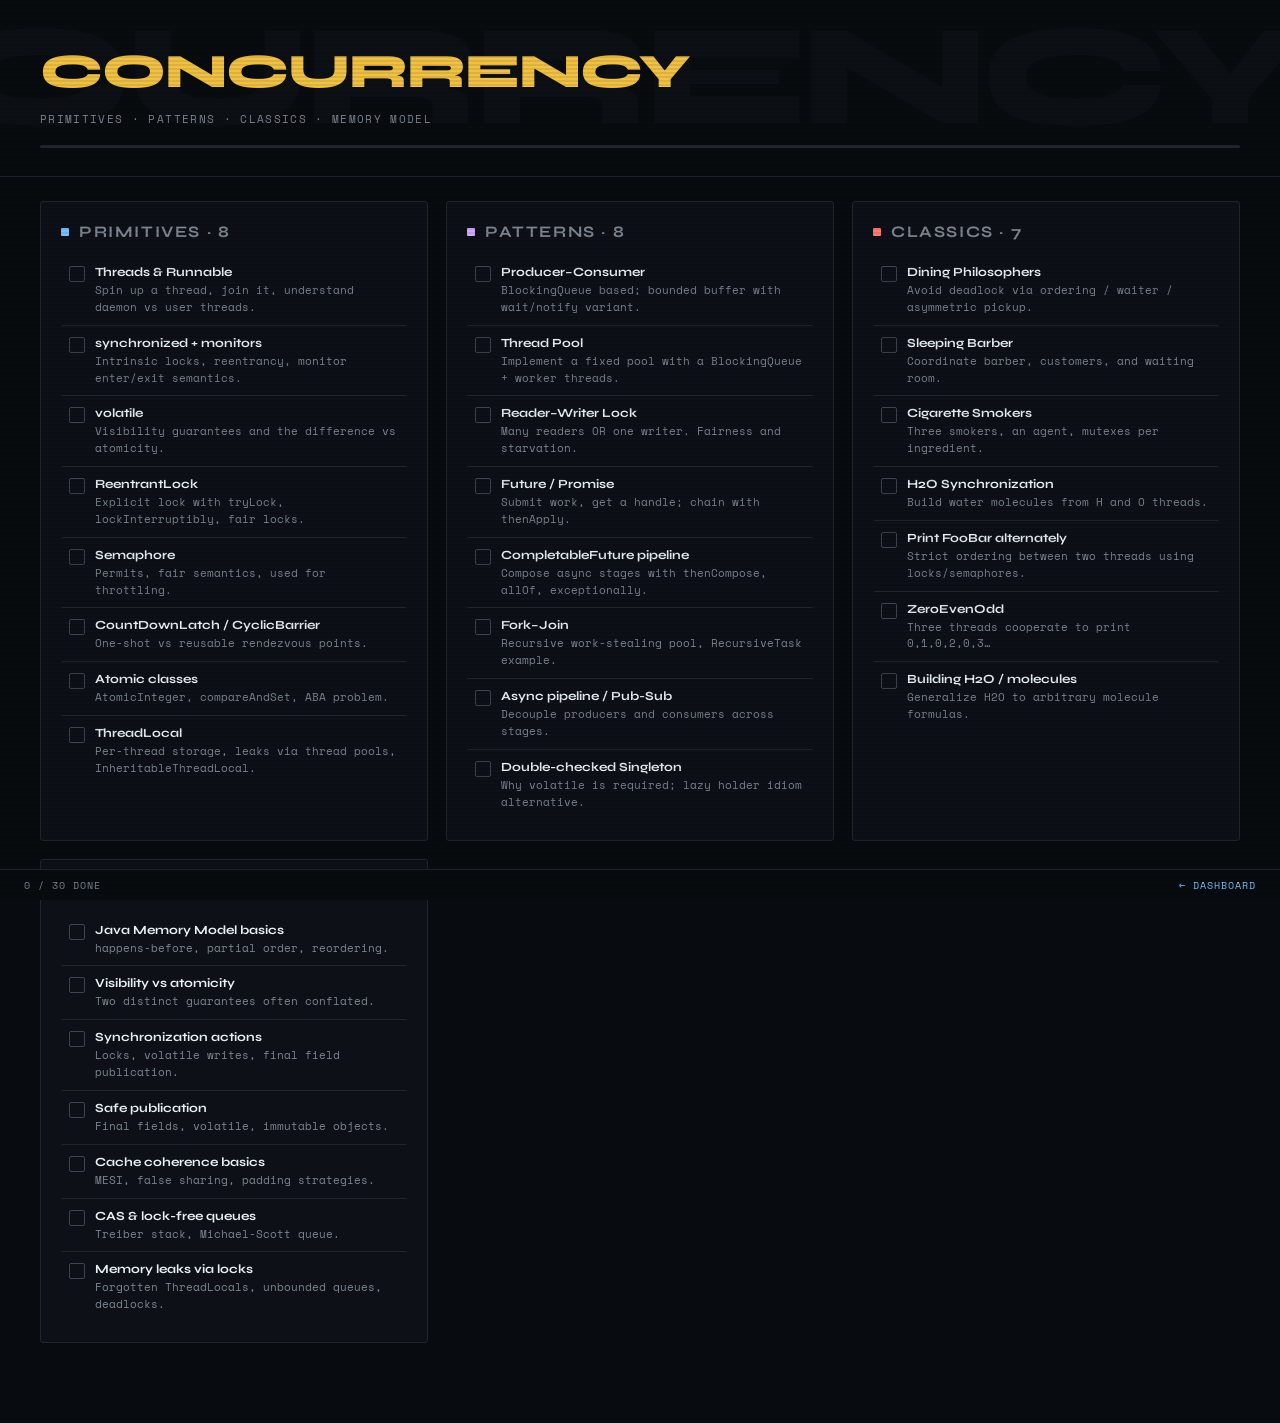
<file: ihba7991/lld/concurrency.html>
<!DOCTYPE html>
<html lang="en">
<head>
<meta charset="UTF-8">
<meta name="viewport" content="width=device-width, initial-scale=1.0">
<title>LLD — Concurrency</title>
<style>
@import url('https://fonts.googleapis.com/css2?family=Space+Mono:wght@400;700&family=Syne:wght@400;700;800&display=swap');
:root{
  --bg:#080c10;--surface:#0d1117;--surface2:#161b22;--border:#21262d;
  --text:#e6edf3;--muted:#7d8590;--dim:#3d444d;
  --accent:#f0c040;--green:#3fb950;--blue:#79c0ff;--purple:#d2a8ff;--orange:#ff7b72;
  --cat-primitive:#79c0ff;--cat-pattern:#d2a8ff;--cat-classic:#ff7b72;--cat-memory:#f0c040;
  --mono:'Space Mono',monospace;--display:'Syne',sans-serif;
}
*{margin:0;padding:0;box-sizing:border-box}
body{background:var(--bg);color:var(--text);font-family:var(--mono);min-height:100vh}
body::after{content:'';position:fixed;inset:0;background:repeating-linear-gradient(0deg,transparent,transparent 2px,rgba(0,0,0,.08) 2px,rgba(0,0,0,.08) 4px);pointer-events:none;z-index:9999}
header{padding:48px 40px 28px;border-bottom:1px solid var(--border);position:relative;overflow:hidden}
header::before{content:'CONCURRENCY';position:absolute;top:-10px;right:-20px;font-family:var(--display);font-size:9rem;font-weight:800;color:rgba(255,255,255,.02);letter-spacing:-.05em;white-space:nowrap;pointer-events:none}
h1{font-family:var(--display);font-size:clamp(2rem,4vw,3rem);font-weight:800;line-height:1;letter-spacing:-.02em}
h1 .accent{color:var(--accent)}
h1 .dim{color:var(--muted);font-weight:400}
.meta{font-size:.7rem;color:var(--muted);letter-spacing:.12em;margin-top:14px;text-transform:uppercase}
.bar{height:3px;background:var(--border);margin-top:18px;border-radius:2px;overflow:hidden}
.bar > div{height:100%;background:linear-gradient(90deg,var(--cat-primitive),var(--cat-pattern),var(--cat-classic),var(--cat-memory));width:0;transition:width .3s}
main{padding:24px 40px 80px;display:grid;grid-template-columns:repeat(auto-fit,minmax(320px,1fr));gap:18px}
.section{background:var(--surface);border:1px solid var(--border);border-radius:3px;padding:20px}
.section h2{font-family:var(--display);font-size:1rem;letter-spacing:.1em;text-transform:uppercase;color:var(--muted);margin-bottom:14px;display:flex;align-items:center;gap:10px}
.section h2 .dot{width:8px;height:8px;border-radius:1px}
.section[data-cat="primitive"] h2 .dot{background:var(--cat-primitive)}
.section[data-cat="pattern"]   h2 .dot{background:var(--cat-pattern)}
.section[data-cat="classic"]   h2 .dot{background:var(--cat-classic)}
.section[data-cat="memory"]    h2 .dot{background:var(--cat-memory)}
.item{display:flex;align-items:flex-start;gap:10px;padding:9px 8px;border-radius:2px;cursor:pointer;border-top:1px solid var(--border)}
.item:first-of-type{border-top:none}
.item:hover{background:var(--surface2)}
.item .cb{width:16px;height:16px;border:1px solid var(--dim);border-radius:2px;flex-shrink:0;margin-top:2px;display:flex;align-items:center;justify-content:center;font-size:.55rem;color:var(--green)}
.item.done .cb{background:rgba(63,185,80,.15);border-color:var(--green)}
.item.done .name{text-decoration:line-through;color:var(--muted)}
.name{font-size:.78rem;font-weight:700;color:var(--text);font-family:var(--display)}
.intent{font-size:.68rem;color:var(--muted);margin-top:3px;line-height:1.55}
footer{position:fixed;bottom:0;left:0;right:0;background:var(--bg);border-top:1px solid var(--border);padding:8px 24px;display:flex;justify-content:space-between;align-items:center;font-size:.6rem;letter-spacing:.1em;text-transform:uppercase;color:var(--muted);z-index:500}
footer a{color:var(--blue);text-decoration:none}
@media (max-width:600px){header,main{padding-left:18px;padding-right:18px}}
</style>
</head>
<body>
<!-- riop-ns -->
<script>
/*
 * Per-person localStorage namespacing.
 *
 * The trackers live at /<person>/<...>/<file>.html on a shared origin,
 * so without this every tracker key (e.g. 'dp-done', 'mc-done') would
 * be shared across people. We rewrite getItem/setItem/removeItem to
 * prefix the person's folder name when it sees one of our known keys.
 */
(function () {
  var PEOPLE  = ['ihba7991', 'vikku'];
  var PERSON  = (location.pathname.split('/').filter(Boolean)
                 .find(function (s) { return PEOPLE.indexOf(s) !== -1; })) || 'default';
  var NS_KEYS = ['byodone', 'byo-be-done', 'byo-fafo-done',
                 'dp-done', 'mc-done', 'cc-done'];
  function ns(k) { return NS_KEYS.indexOf(k) !== -1 ? (PERSON + ':' + k) : k; }

  var proto = Storage.prototype;
  var oGet  = proto.getItem;
  var oSet  = proto.setItem;
  var oDel  = proto.removeItem;
  proto.getItem    = function (k)    { return oGet.call(this, ns(k)); };
  proto.setItem    = function (k, v) { return oSet.call(this, ns(k), v); };
  proto.removeItem = function (k)    { return oDel.call(this, ns(k)); };

  // One-time migration: any shared-key values become the person's values.
  try {
    NS_KEYS.forEach(function (k) {
      var personKey = PERSON + ':' + k;
      if (oGet.call(localStorage, personKey) === null) {
        var legacy = oGet.call(localStorage, k);
        if (legacy !== null) oSet.call(localStorage, personKey, legacy);
      }
    });
  } catch (_) { /* private mode / quota issues — ignore */ }
})();
</script>

<header>
  <h1><span class="accent">CONCURRENCY</span></h1>
  <div class="meta">Primitives · Patterns · Classics · Memory model</div>
  <div class="bar"><div id="progressBar"></div></div>
</header>

<main id="grid"></main>

<footer>
  <div><span id="doneCount">0</span> / <span id="totalCount">0</span> done</div>
  <div><a href="../../index.html">← Dashboard</a></div>
</footer>

<script>
const STORAGE_KEY = 'cc-done';
const TOPICS = {
  primitive: [
    ['Threads & Runnable',          'Spin up a thread, join it, understand daemon vs user threads.'],
    ['synchronized + monitors',     'Intrinsic locks, reentrancy, monitor enter/exit semantics.'],
    ['volatile',                    'Visibility guarantees and the difference vs atomicity.'],
    ['ReentrantLock',               'Explicit lock with tryLock, lockInterruptibly, fair locks.'],
    ['Semaphore',                   'Permits, fair semantics, used for throttling.'],
    ['CountDownLatch / CyclicBarrier','One-shot vs reusable rendezvous points.'],
    ['Atomic classes',              'AtomicInteger, compareAndSet, ABA problem.'],
    ['ThreadLocal',                 'Per-thread storage, leaks via thread pools, InheritableThreadLocal.']
  ],
  pattern: [
    ['Producer–Consumer',          'BlockingQueue based; bounded buffer with wait/notify variant.'],
    ['Thread Pool',                'Implement a fixed pool with a BlockingQueue + worker threads.'],
    ['Reader–Writer Lock',         'Many readers OR one writer. Fairness and starvation.'],
    ['Future / Promise',           'Submit work, get a handle; chain with thenApply.'],
    ['CompletableFuture pipeline', 'Compose async stages with thenCompose, allOf, exceptionally.'],
    ['Fork–Join',                  'Recursive work-stealing pool, RecursiveTask example.'],
    ['Async pipeline / Pub-Sub',   'Decouple producers and consumers across stages.'],
    ['Double-checked Singleton',   'Why volatile is required; lazy holder idiom alternative.']
  ],
  classic: [
    ['Dining Philosophers',     'Avoid deadlock via ordering / waiter / asymmetric pickup.'],
    ['Sleeping Barber',         'Coordinate barber, customers, and waiting room.'],
    ['Cigarette Smokers',       'Three smokers, an agent, mutexes per ingredient.'],
    ['H2O Synchronization',     'Build water molecules from H and O threads.'],
    ['Print FooBar alternately','Strict ordering between two threads using locks/semaphores.'],
    ['ZeroEvenOdd',             'Three threads cooperate to print 0,1,0,2,0,3…'],
    ['Building H2O / molecules','Generalize H2O to arbitrary molecule formulas.']
  ],
  memory: [
    ['Java Memory Model basics', 'happens-before, partial order, reordering.'],
    ['Visibility vs atomicity',  'Two distinct guarantees often conflated.'],
    ['Synchronization actions',  'Locks, volatile writes, final field publication.'],
    ['Safe publication',         'Final fields, volatile, immutable objects.'],
    ['Cache coherence basics',   'MESI, false sharing, padding strategies.'],
    ['CAS & lock-free queues',   'Treiber stack, Michael-Scott queue.'],
    ['Memory leaks via locks',   'Forgotten ThreadLocals, unbounded queues, deadlocks.']
  ]
};

function loadDone(){
  try{ return new Set(JSON.parse(localStorage.getItem(STORAGE_KEY) || '[]')); }
  catch(_){ return new Set(); }
}
function saveDone(s){ try{ localStorage.setItem(STORAGE_KEY, JSON.stringify([...s])); }catch(_){ } }

const done = loadDone();
const grid = document.getElementById('grid');

function id(cat, name){ return cat+':'+name; }
function total(){ return Object.values(TOPICS).flat().length; }
function render(){
  grid.innerHTML = '';
  for (const [cat, items] of Object.entries(TOPICS)) {
    const sec = document.createElement('section');
    sec.className = 'section'; sec.dataset.cat = cat;
    const title = cat[0].toUpperCase() + cat.slice(1) + 's';
    sec.innerHTML = `<h2><span class="dot"></span>${title} · ${items.length}</h2>`;
    items.forEach(([name, intent]) => {
      const key = id(cat, name);
      const row = document.createElement('div');
      row.className = 'item' + (done.has(key) ? ' done' : '');
      row.innerHTML = `<div class="cb">${done.has(key) ? '✓' : ''}</div>
        <div><div class="name">${name}</div><div class="intent">${intent}</div></div>`;
      row.addEventListener('click', () => {
        if (done.has(key)) done.delete(key); else done.add(key);
        saveDone(done); render();
      });
      sec.appendChild(row);
    });
    grid.appendChild(sec);
  }
  const t = total();
  document.getElementById('totalCount').textContent = t;
  document.getElementById('doneCount').textContent = done.size;
  document.getElementById('progressBar').style.width = (100 * done.size / t) + '%';
}
render();
</script>
</body>
</html>
</file>
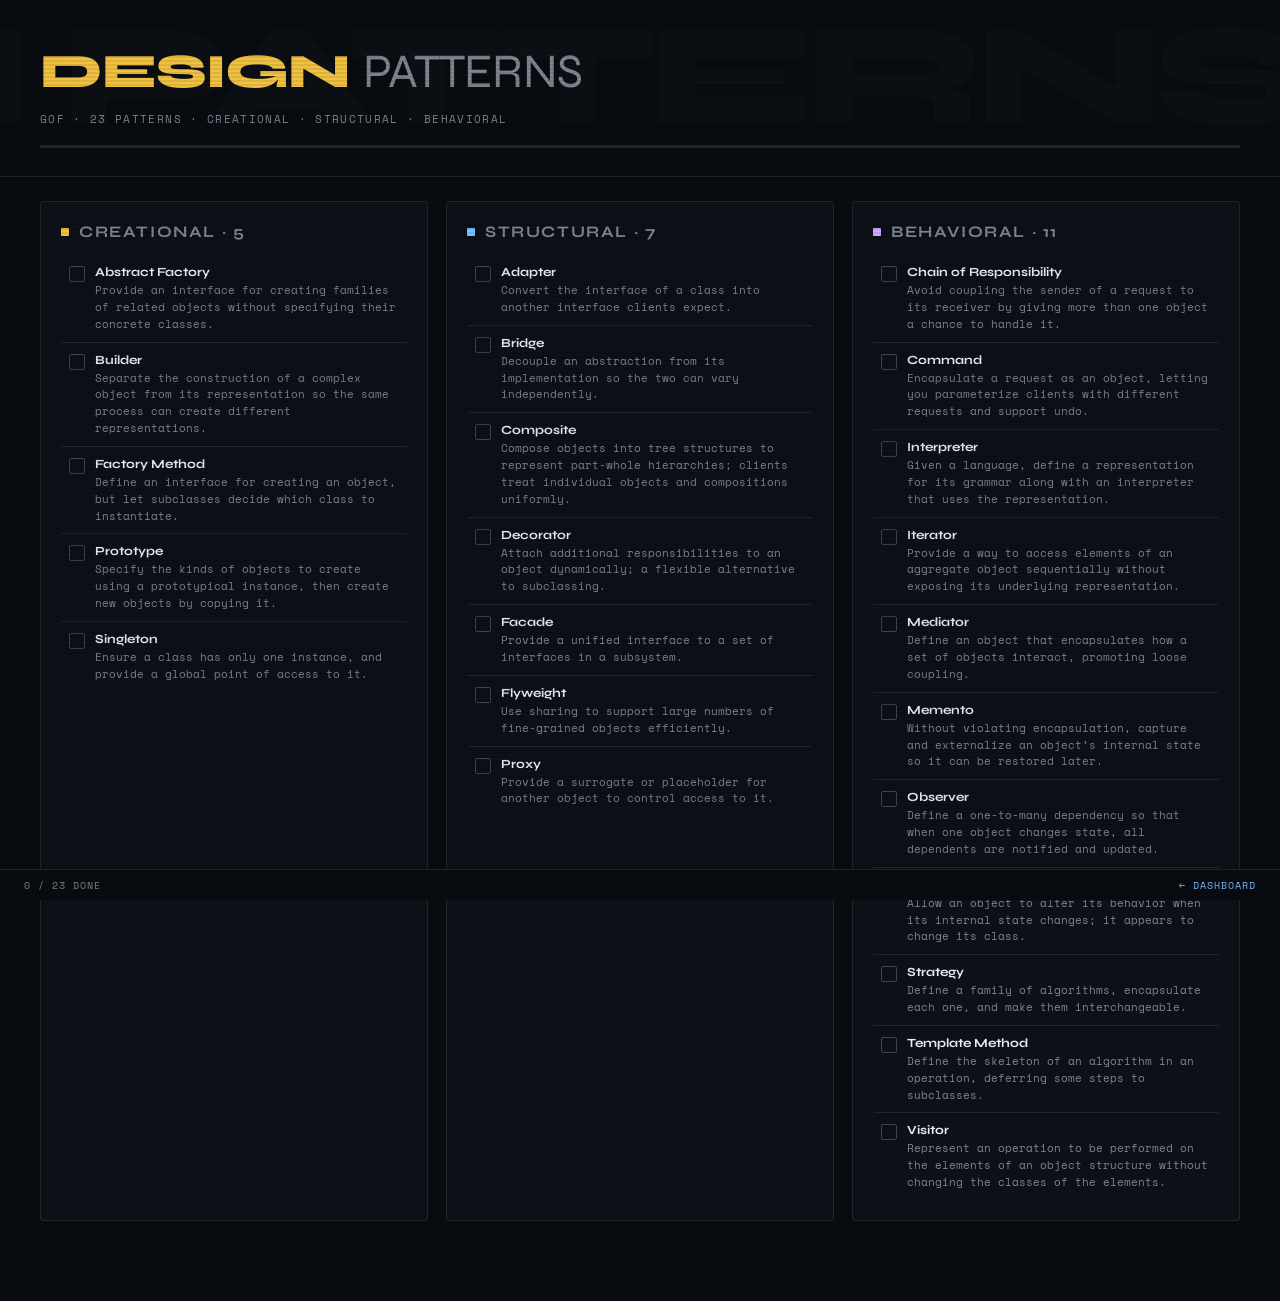
<file: ihba7991/lld/design-patterns.html>
<!DOCTYPE html>
<html lang="en">
<head>
<meta charset="UTF-8">
<meta name="viewport" content="width=device-width, initial-scale=1.0">
<title>LLD — Design Patterns</title>
<style>
@import url('https://fonts.googleapis.com/css2?family=Space+Mono:wght@400;700&family=Syne:wght@400;700;800&display=swap');
:root{
  --bg:#080c10;--surface:#0d1117;--surface2:#161b22;--border:#21262d;
  --text:#e6edf3;--muted:#7d8590;--dim:#3d444d;
  --accent:#f0c040;--green:#3fb950;--blue:#79c0ff;--purple:#d2a8ff;--orange:#ff7b72;
  --mono:'Space Mono',monospace;--display:'Syne',sans-serif;
}
*{margin:0;padding:0;box-sizing:border-box}
body{background:var(--bg);color:var(--text);font-family:var(--mono);min-height:100vh}
body::after{content:'';position:fixed;inset:0;background:repeating-linear-gradient(0deg,transparent,transparent 2px,rgba(0,0,0,.08) 2px,rgba(0,0,0,.08) 4px);pointer-events:none;z-index:9999}
header{padding:48px 40px 28px;border-bottom:1px solid var(--border);position:relative;overflow:hidden}
header::before{content:'DESIGN PATTERNS';position:absolute;top:-10px;right:-20px;font-family:var(--display);font-size:9rem;font-weight:800;color:rgba(255,255,255,.02);letter-spacing:-.05em;white-space:nowrap;pointer-events:none}
h1{font-family:var(--display);font-size:clamp(2rem,4vw,3rem);font-weight:800;line-height:1;letter-spacing:-.02em}
h1 .accent{color:var(--accent)}
h1 .dim{color:var(--muted);font-weight:400}
.meta{font-size:.7rem;color:var(--muted);letter-spacing:.12em;margin-top:14px;text-transform:uppercase}
.bar{height:3px;background:var(--border);margin-top:18px;border-radius:2px;overflow:hidden}
.bar > div{height:100%;background:linear-gradient(90deg,var(--purple),var(--blue),var(--green),var(--accent));width:0;transition:width .3s}
main{padding:24px 40px 80px;display:grid;grid-template-columns:repeat(auto-fit,minmax(320px,1fr));gap:18px}
.section{background:var(--surface);border:1px solid var(--border);border-radius:3px;padding:20px}
.section h2{font-family:var(--display);font-size:1rem;letter-spacing:.1em;text-transform:uppercase;color:var(--muted);margin-bottom:14px;display:flex;align-items:center;gap:10px}
.section h2 .dot{width:8px;height:8px;border-radius:1px}
.section[data-kind="creational"] h2 .dot{background:var(--accent)}
.section[data-kind="structural"] h2 .dot{background:var(--blue)}
.section[data-kind="behavioral"] h2 .dot{background:var(--purple)}
.item{display:flex;align-items:flex-start;gap:10px;padding:9px 8px;border-radius:2px;cursor:pointer;border-top:1px solid var(--border)}
.item:first-of-type{border-top:none}
.item:hover{background:var(--surface2)}
.item .cb{width:16px;height:16px;border:1px solid var(--dim);border-radius:2px;flex-shrink:0;margin-top:2px;display:flex;align-items:center;justify-content:center;font-size:.55rem;color:var(--green)}
.item.done .cb{background:rgba(63,185,80,.15);border-color:var(--green)}
.item.done .name{text-decoration:line-through;color:var(--muted)}
.name{font-size:.78rem;font-weight:700;color:var(--text);font-family:var(--display)}
.intent{font-size:.68rem;color:var(--muted);margin-top:3px;line-height:1.55}
footer{position:fixed;bottom:0;left:0;right:0;background:var(--bg);border-top:1px solid var(--border);padding:8px 24px;display:flex;justify-content:space-between;align-items:center;font-size:.6rem;letter-spacing:.1em;text-transform:uppercase;color:var(--muted);z-index:500}
footer a{color:var(--blue);text-decoration:none}
@media (max-width:600px){header,main{padding-left:18px;padding-right:18px}}
</style>
</head>
<body>
<!-- riop-ns -->
<script>
/*
 * Per-person localStorage namespacing.
 *
 * The trackers live at /<person>/<...>/<file>.html on a shared origin,
 * so without this every tracker key (e.g. 'dp-done', 'mc-done') would
 * be shared across people. We rewrite getItem/setItem/removeItem to
 * prefix the person's folder name when it sees one of our known keys.
 */
(function () {
  var PEOPLE  = ['ihba7991', 'vikku'];
  var PERSON  = (location.pathname.split('/').filter(Boolean)
                 .find(function (s) { return PEOPLE.indexOf(s) !== -1; })) || 'default';
  var NS_KEYS = ['byodone', 'byo-be-done', 'byo-fafo-done',
                 'dp-done', 'mc-done', 'cc-done'];
  function ns(k) { return NS_KEYS.indexOf(k) !== -1 ? (PERSON + ':' + k) : k; }

  var proto = Storage.prototype;
  var oGet  = proto.getItem;
  var oSet  = proto.setItem;
  var oDel  = proto.removeItem;
  proto.getItem    = function (k)    { return oGet.call(this, ns(k)); };
  proto.setItem    = function (k, v) { return oSet.call(this, ns(k), v); };
  proto.removeItem = function (k)    { return oDel.call(this, ns(k)); };

  // One-time migration: any shared-key values become the person's values.
  try {
    NS_KEYS.forEach(function (k) {
      var personKey = PERSON + ':' + k;
      if (oGet.call(localStorage, personKey) === null) {
        var legacy = oGet.call(localStorage, k);
        if (legacy !== null) oSet.call(localStorage, personKey, legacy);
      }
    });
  } catch (_) { /* private mode / quota issues — ignore */ }
})();
</script>

<header>
  <h1><span class="accent">DESIGN</span> <span class="dim">PATTERNS</span></h1>
  <div class="meta">GoF · 23 patterns · Creational · Structural · Behavioral</div>
  <div class="bar"><div id="progressBar"></div></div>
</header>

<main id="grid"></main>

<footer>
  <div><span id="doneCount">0</span> / <span id="totalCount">0</span> done</div>
  <div><a href="../../index.html">← Dashboard</a></div>
</footer>

<script>
const STORAGE_KEY = 'dp-done';
const PATTERNS = {
  creational: [
    ['Abstract Factory',  'Provide an interface for creating families of related objects without specifying their concrete classes.'],
    ['Builder',           'Separate the construction of a complex object from its representation so the same process can create different representations.'],
    ['Factory Method',    'Define an interface for creating an object, but let subclasses decide which class to instantiate.'],
    ['Prototype',         'Specify the kinds of objects to create using a prototypical instance, then create new objects by copying it.'],
    ['Singleton',         'Ensure a class has only one instance, and provide a global point of access to it.']
  ],
  structural: [
    ['Adapter',   'Convert the interface of a class into another interface clients expect.'],
    ['Bridge',    'Decouple an abstraction from its implementation so the two can vary independently.'],
    ['Composite', 'Compose objects into tree structures to represent part-whole hierarchies; clients treat individual objects and compositions uniformly.'],
    ['Decorator', 'Attach additional responsibilities to an object dynamically; a flexible alternative to subclassing.'],
    ['Facade',    'Provide a unified interface to a set of interfaces in a subsystem.'],
    ['Flyweight', 'Use sharing to support large numbers of fine-grained objects efficiently.'],
    ['Proxy',     'Provide a surrogate or placeholder for another object to control access to it.']
  ],
  behavioral: [
    ['Chain of Responsibility', 'Avoid coupling the sender of a request to its receiver by giving more than one object a chance to handle it.'],
    ['Command',                 'Encapsulate a request as an object, letting you parameterize clients with different requests and support undo.'],
    ['Interpreter',             'Given a language, define a representation for its grammar along with an interpreter that uses the representation.'],
    ['Iterator',                'Provide a way to access elements of an aggregate object sequentially without exposing its underlying representation.'],
    ['Mediator',                'Define an object that encapsulates how a set of objects interact, promoting loose coupling.'],
    ['Memento',                 'Without violating encapsulation, capture and externalize an object’s internal state so it can be restored later.'],
    ['Observer',                'Define a one-to-many dependency so that when one object changes state, all dependents are notified and updated.'],
    ['State',                   'Allow an object to alter its behavior when its internal state changes; it appears to change its class.'],
    ['Strategy',                'Define a family of algorithms, encapsulate each one, and make them interchangeable.'],
    ['Template Method',         'Define the skeleton of an algorithm in an operation, deferring some steps to subclasses.'],
    ['Visitor',                 'Represent an operation to be performed on the elements of an object structure without changing the classes of the elements.']
  ]
};

function loadDone(){
  try{ return new Set(JSON.parse(localStorage.getItem(STORAGE_KEY) || '[]')); }
  catch(_){ return new Set(); }
}
function saveDone(set){
  try{ localStorage.setItem(STORAGE_KEY, JSON.stringify([...set])); }catch(_){}
}

const done = loadDone();
const grid = document.getElementById('grid');

function id(kind, name){ return kind+':'+name; }
function total(){ return Object.values(PATTERNS).flat().length; }
function render(){
  grid.innerHTML = '';
  for (const [kind, items] of Object.entries(PATTERNS)) {
    const sec = document.createElement('section');
    sec.className = 'section'; sec.dataset.kind = kind;
    const title = kind[0].toUpperCase() + kind.slice(1);
    sec.innerHTML = `<h2><span class="dot"></span>${title} · ${items.length}</h2>`;
    items.forEach(([name, intent]) => {
      const key = id(kind, name);
      const row = document.createElement('div');
      row.className = 'item' + (done.has(key) ? ' done' : '');
      row.innerHTML = `<div class="cb">${done.has(key) ? '✓' : ''}</div>
        <div><div class="name">${name}</div><div class="intent">${intent}</div></div>`;
      row.addEventListener('click', () => {
        if (done.has(key)) done.delete(key); else done.add(key);
        saveDone(done); render();
      });
      sec.appendChild(row);
    });
    grid.appendChild(sec);
  }
  const t = total();
  document.getElementById('totalCount').textContent = t;
  document.getElementById('doneCount').textContent = done.size;
  document.getElementById('progressBar').style.width = (100 * done.size / t) + '%';
}
render();
</script>
</body>
</html>
</file>
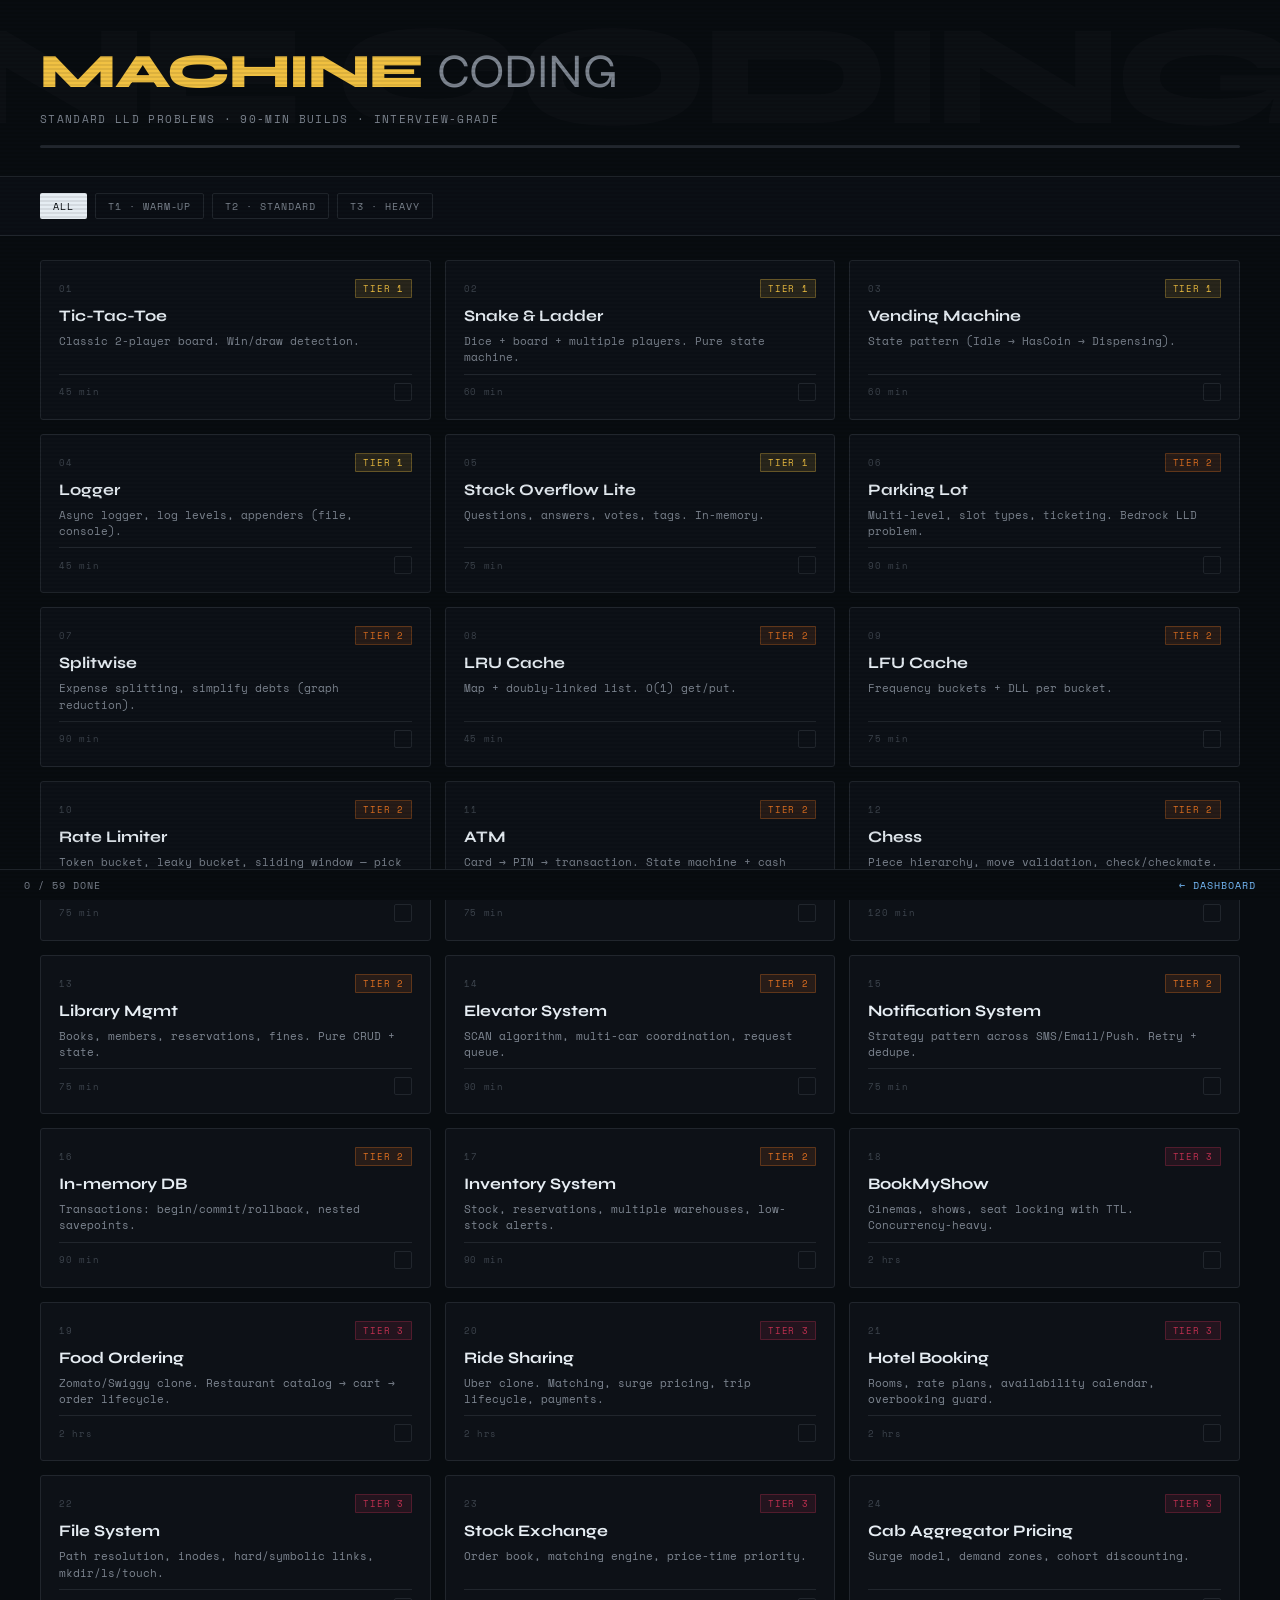
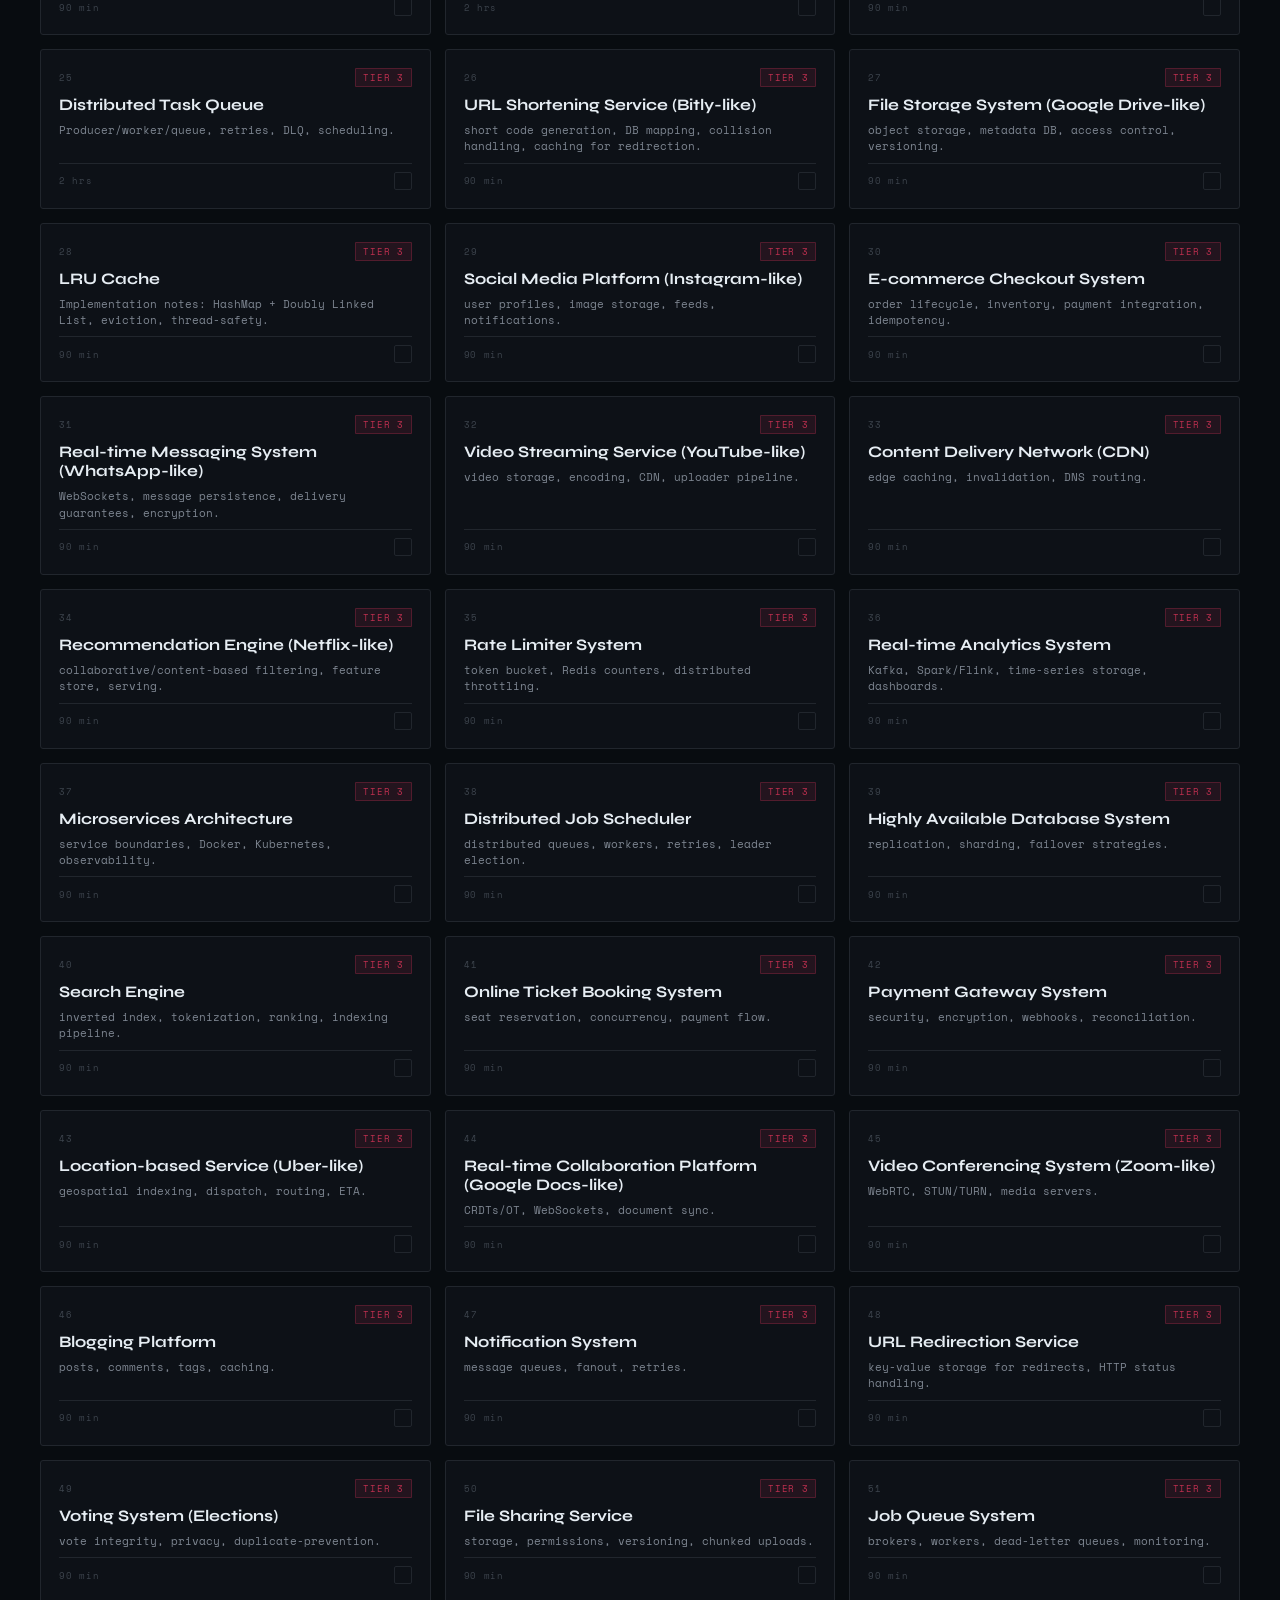
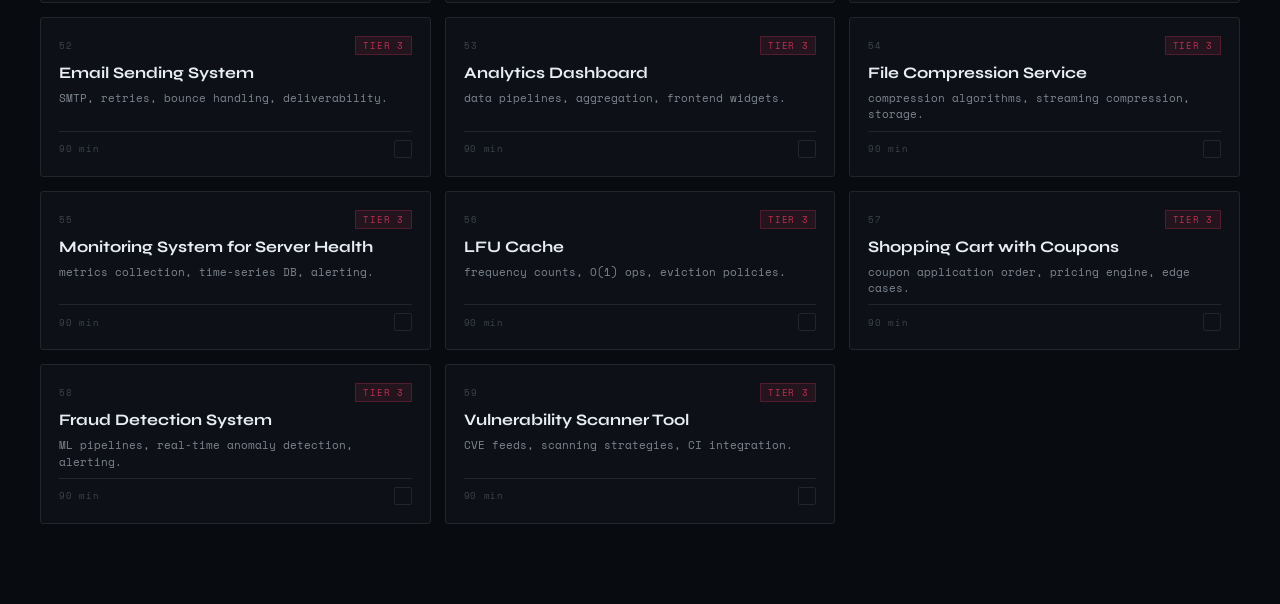
<file: ihba7991/lld/machine-coding.html>
<!DOCTYPE html>
<html lang="en">
<head>
<meta charset="UTF-8">
<meta name="viewport" content="width=device-width, initial-scale=1.0">
<title>LLD — Machine Coding Problems</title>
<style>
@import url('https://fonts.googleapis.com/css2?family=Space+Mono:wght@400;700&family=Syne:wght@400;700;800&display=swap');
:root{
  --bg:#080c10;--surface:#0d1117;--surface2:#161b22;--border:#21262d;
  --text:#e6edf3;--muted:#7d8590;--dim:#3d444d;
  --accent:#f0c040;--green:#3fb950;--blue:#79c0ff;--purple:#d2a8ff;--orange:#ff7b72;
  --tier1:#f0c040;--tier2:#e07020;--tier3:#c03050;
  --mono:'Space Mono',monospace;--display:'Syne',sans-serif;
}
*{margin:0;padding:0;box-sizing:border-box}
body{background:var(--bg);color:var(--text);font-family:var(--mono);min-height:100vh}
body::after{content:'';position:fixed;inset:0;background:repeating-linear-gradient(0deg,transparent,transparent 2px,rgba(0,0,0,.08) 2px,rgba(0,0,0,.08) 4px);pointer-events:none;z-index:9999}
header{padding:48px 40px 28px;border-bottom:1px solid var(--border);position:relative;overflow:hidden}
header::before{content:'MACHINE CODING';position:absolute;top:-10px;right:-20px;font-family:var(--display);font-size:9rem;font-weight:800;color:rgba(255,255,255,.02);letter-spacing:-.05em;white-space:nowrap;pointer-events:none}
h1{font-family:var(--display);font-size:clamp(2rem,4vw,3rem);font-weight:800;line-height:1;letter-spacing:-.02em}
h1 .accent{color:var(--accent)}
h1 .dim{color:var(--muted);font-weight:400}
.meta{font-size:.7rem;color:var(--muted);letter-spacing:.12em;margin-top:14px;text-transform:uppercase}
.bar{height:3px;background:var(--border);margin-top:18px;border-radius:2px;overflow:hidden}
.bar > div{height:100%;background:linear-gradient(90deg,var(--tier3),var(--tier2),var(--tier1));width:0;transition:width .3s}
.controls{padding:16px 40px;border-bottom:1px solid var(--border);display:flex;gap:8px;flex-wrap:wrap;background:rgba(13,17,23,.8);position:sticky;top:0;z-index:100;backdrop-filter:blur(12px)}
.filter-btn{padding:5px 12px;background:transparent;border:1px solid var(--border);color:var(--muted);font-family:var(--mono);font-size:.6rem;letter-spacing:.1em;text-transform:uppercase;cursor:pointer;border-radius:2px}
.filter-btn:hover{color:var(--text);border-color:var(--dim)}
.filter-btn.active[data-tier="all"]{background:var(--text);color:var(--bg);border-color:transparent}
.filter-btn.active[data-tier="1"]{background:var(--tier1);color:#000;border-color:transparent}
.filter-btn.active[data-tier="2"]{background:var(--tier2);color:#fff;border-color:transparent}
.filter-btn.active[data-tier="3"]{background:var(--tier3);color:#fff;border-color:transparent}
main{padding:24px 40px 80px;display:grid;grid-template-columns:repeat(auto-fill,minmax(320px,1fr));gap:14px}
.card{background:var(--surface);border:1px solid var(--border);padding:18px;border-radius:3px;display:flex;flex-direction:column;gap:8px;cursor:pointer;transition:background .15s}
.card:hover{background:var(--surface2)}
.card.done{opacity:.55}
.card.done .name{text-decoration:line-through}
.card.hidden{display:none}
.card-head{display:flex;justify-content:space-between;align-items:center;gap:8px}
.num{font-size:.55rem;color:var(--dim);letter-spacing:.1em}
.tier{padding:2px 7px;font-size:.55rem;letter-spacing:.08em;text-transform:uppercase;border-radius:1px;border:1px solid}
.tier-1{background:rgba(240,192,64,.12);color:var(--tier1);border-color:rgba(240,192,64,.3)}
.tier-2{background:rgba(224,112,32,.12);color:var(--tier2);border-color:rgba(224,112,32,.3)}
.tier-3{background:rgba(192,48,80,.12);color:var(--tier3);border-color:rgba(192,48,80,.3)}
.name{font-family:var(--display);font-size:1rem;font-weight:700;color:var(--text)}
.tag{font-size:.68rem;color:var(--muted);line-height:1.5}
.foot{margin-top:auto;padding-top:8px;border-top:1px solid var(--border);display:flex;justify-content:space-between;align-items:center}
.time{font-size:.55rem;color:var(--dim);letter-spacing:.08em}
.cb{width:18px;height:18px;border:1px solid var(--border);border-radius:2px;display:flex;align-items:center;justify-content:center;font-size:.55rem;color:var(--dim)}
.card.done .cb{background:rgba(63,185,80,.15);border-color:var(--green);color:var(--green)}
footer{position:fixed;bottom:0;left:0;right:0;background:var(--bg);border-top:1px solid var(--border);padding:8px 24px;display:flex;justify-content:space-between;align-items:center;font-size:.6rem;letter-spacing:.1em;text-transform:uppercase;color:var(--muted);z-index:500}
footer a{color:var(--blue);text-decoration:none}
@media (max-width:600px){header,.controls,main{padding-left:18px;padding-right:18px}}
</style>
</head>
<body>
<!-- riop-ns -->
<script>
/*
 * Per-person localStorage namespacing.
 *
 * The trackers live at /<person>/<...>/<file>.html on a shared origin,
 * so without this every tracker key (e.g. 'dp-done', 'mc-done') would
 * be shared across people. We rewrite getItem/setItem/removeItem to
 * prefix the person's folder name when it sees one of our known keys.
 */
(function () {
  var PEOPLE  = ['ihba7991', 'vikku'];
  var PERSON  = (location.pathname.split('/').filter(Boolean)
                 .find(function (s) { return PEOPLE.indexOf(s) !== -1; })) || 'default';
  var NS_KEYS = ['byodone', 'byo-be-done', 'byo-fafo-done',
                 'dp-done', 'mc-done', 'cc-done'];
  function ns(k) { return NS_KEYS.indexOf(k) !== -1 ? (PERSON + ':' + k) : k; }

  var proto = Storage.prototype;
  var oGet  = proto.getItem;
  var oSet  = proto.setItem;
  var oDel  = proto.removeItem;
  proto.getItem    = function (k)    { return oGet.call(this, ns(k)); };
  proto.setItem    = function (k, v) { return oSet.call(this, ns(k), v); };
  proto.removeItem = function (k)    { return oDel.call(this, ns(k)); };

  // One-time migration: any shared-key values become the person's values.
  try {
    NS_KEYS.forEach(function (k) {
      var personKey = PERSON + ':' + k;
      if (oGet.call(localStorage, personKey) === null) {
        var legacy = oGet.call(localStorage, k);
        if (legacy !== null) oSet.call(localStorage, personKey, legacy);
      }
    });
  } catch (_) { /* private mode / quota issues — ignore */ }
})();
</script>

<header>
  <h1><span class="accent">MACHINE</span> <span class="dim">CODING</span></h1>
  <div class="meta">Standard LLD problems · 90-min builds · interview-grade</div>
  <div class="bar"><div id="progressBar"></div></div>
</header>

<div class="controls">
  <button class="filter-btn active" data-tier="all">All</button>
  <button class="filter-btn"        data-tier="1">T1 · Warm-up</button>
  <button class="filter-btn"        data-tier="2">T2 · Standard</button>
  <button class="filter-btn"        data-tier="3">T3 · Heavy</button>
</div>

<main id="grid"></main>

<footer>
  <div><span id="doneCount">0</span> / <span id="totalCount">0</span> done</div>
  <div><a href="../../index.html">← Dashboard</a></div>
</footer>

<script>
const STORAGE_KEY = 'mc-done';
const PROBLEMS = [
  {n:'01',tier:1,name:'Tic-Tac-Toe',          tag:'Classic 2-player board. Win/draw detection.',                    time:'45 min'},
  {n:'02',tier:1,name:'Snake & Ladder',       tag:'Dice + board + multiple players. Pure state machine.',           time:'60 min'},
  {n:'03',tier:1,name:'Vending Machine',      tag:'State pattern (Idle → HasCoin → Dispensing).',                   time:'60 min'},
  {n:'04',tier:1,name:'Logger',               tag:'Async logger, log levels, appenders (file, console).',           time:'45 min'},
  {n:'05',tier:1,name:'Stack Overflow Lite',  tag:'Questions, answers, votes, tags. In-memory.',                    time:'75 min'},
  {n:'06',tier:2,name:'Parking Lot',          tag:'Multi-level, slot types, ticketing. Bedrock LLD problem.',       time:'90 min'},
  {n:'07',tier:2,name:'Splitwise',            tag:'Expense splitting, simplify debts (graph reduction).',           time:'90 min'},
  {n:'08',tier:2,name:'LRU Cache',            tag:'Map + doubly-linked list. O(1) get/put.',                        time:'45 min'},
  {n:'09',tier:2,name:'LFU Cache',            tag:'Frequency buckets + DLL per bucket.',                            time:'75 min'},
  {n:'10',tier:2,name:'Rate Limiter',         tag:'Token bucket, leaky bucket, sliding window — pick one each.',    time:'75 min'},
  {n:'11',tier:2,name:'ATM',                  tag:'Card → PIN → transaction. State machine + cash inventory.',      time:'75 min'},
  {n:'12',tier:2,name:'Chess',                tag:'Piece hierarchy, move validation, check/checkmate.',             time:'120 min'},
  {n:'13',tier:2,name:'Library Mgmt',         tag:'Books, members, reservations, fines. Pure CRUD + state.',        time:'75 min'},
  {n:'14',tier:2,name:'Elevator System',      tag:'SCAN algorithm, multi-car coordination, request queue.',         time:'90 min'},
  {n:'15',tier:2,name:'Notification System',  tag:'Strategy pattern across SMS/Email/Push. Retry + dedupe.',        time:'75 min'},
  {n:'16',tier:2,name:'In-memory DB',         tag:'Transactions: begin/commit/rollback, nested savepoints.',        time:'90 min'},
  {n:'17',tier:2,name:'Inventory System',     tag:'Stock, reservations, multiple warehouses, low-stock alerts.',    time:'90 min'},
  {n:'18',tier:3,name:'BookMyShow',           tag:'Cinemas, shows, seat locking with TTL. Concurrency-heavy.',      time:'2 hrs'},
  {n:'19',tier:3,name:'Food Ordering',        tag:'Zomato/Swiggy clone. Restaurant catalog → cart → order lifecycle.',time:'2 hrs'},
  {n:'20',tier:3,name:'Ride Sharing',         tag:'Uber clone. Matching, surge pricing, trip lifecycle, payments.', time:'2 hrs'},
  {n:'21',tier:3,name:'Hotel Booking',        tag:'Rooms, rate plans, availability calendar, overbooking guard.',   time:'2 hrs'},
  {n:'22',tier:3,name:'File System',          tag:'Path resolution, inodes, hard/symbolic links, mkdir/ls/touch.',  time:'90 min'},
  {n:'23',tier:3,name:'Stock Exchange',       tag:'Order book, matching engine, price-time priority.',              time:'2 hrs'},
  {n:'24',tier:3,name:'Cab Aggregator Pricing',tag:'Surge model, demand zones, cohort discounting.',                time:'90 min'},
  {n:'25',tier:3,name:'Distributed Task Queue',tag:'Producer/worker/queue, retries, DLQ, scheduling.',              time:'2 hrs'},
  {n:'26',tier:3,name:'URL Shortening Service (Bitly-like)', tag:'short code generation, DB mapping, collision handling, caching for redirection.', time:'90 min'},
  {n:'27',tier:3,name:'File Storage System (Google Drive-like)', tag:'object storage, metadata DB, access control, versioning.', time:'90 min'},
  {n:'28',tier:3,name:'LRU Cache', tag:'Implementation notes: HashMap + Doubly Linked List, eviction, thread-safety.', time:'90 min'},
  {n:'29',tier:3,name:'Social Media Platform (Instagram-like)', tag:'user profiles, image storage, feeds, notifications.', time:'90 min'},
  {n:'30',tier:3,name:'E-commerce Checkout System', tag:'order lifecycle, inventory, payment integration, idempotency.', time:'90 min'},
  {n:'31',tier:3,name:'Real-time Messaging System (WhatsApp-like)', tag:'WebSockets, message persistence, delivery guarantees, encryption.', time:'90 min'},
  {n:'32',tier:3,name:'Video Streaming Service (YouTube-like)', tag:'video storage, encoding, CDN, uploader pipeline.', time:'90 min'},
  {n:'33',tier:3,name:'Content Delivery Network (CDN)', tag:'edge caching, invalidation, DNS routing.', time:'90 min'},
  {n:'34',tier:3,name:'Recommendation Engine (Netflix-like)', tag:'collaborative/content-based filtering, feature store, serving.', time:'90 min'},
  {n:'35',tier:3,name:'Rate Limiter System', tag:'token bucket, Redis counters, distributed throttling.', time:'90 min'},
  {n:'36',tier:3,name:'Real-time Analytics System', tag:'Kafka, Spark/Flink, time-series storage, dashboards.', time:'90 min'},
  {n:'37',tier:3,name:'Microservices Architecture', tag:'service boundaries, Docker, Kubernetes, observability.', time:'90 min'},
  {n:'38',tier:3,name:'Distributed Job Scheduler', tag:'distributed queues, workers, retries, leader election.', time:'90 min'},
  {n:'39',tier:3,name:'Highly Available Database System', tag:'replication, sharding, failover strategies.', time:'90 min'},
  {n:'40',tier:3,name:'Search Engine', tag:'inverted index, tokenization, ranking, indexing pipeline.', time:'90 min'},
  {n:'41',tier:3,name:'Online Ticket Booking System', tag:'seat reservation, concurrency, payment flow.', time:'90 min'},
  {n:'42',tier:3,name:'Payment Gateway System', tag:'security, encryption, webhooks, reconciliation.', time:'90 min'},
  {n:'43',tier:3,name:'Location-based Service (Uber-like)', tag:'geospatial indexing, dispatch, routing, ETA.', time:'90 min'},
  {n:'44',tier:3,name:'Real-time Collaboration Platform (Google Docs-like)', tag:'CRDTs/OT, WebSockets, document sync.', time:'90 min'},
  {n:'45',tier:3,name:'Video Conferencing System (Zoom-like)', tag:'WebRTC, STUN/TURN, media servers.', time:'90 min'},
  {n:'46',tier:3,name:'Blogging Platform', tag:'posts, comments, tags, caching.', time:'90 min'},
  {n:'47',tier:3,name:'Notification System', tag:'message queues, fanout, retries.', time:'90 min'},
  {n:'48',tier:3,name:'URL Redirection Service', tag:'key-value storage for redirects, HTTP status handling.', time:'90 min'},
  {n:'49',tier:3,name:'Voting System (Elections)', tag:'vote integrity, privacy, duplicate-prevention.', time:'90 min'},
  {n:'50',tier:3,name:'File Sharing Service', tag:'storage, permissions, versioning, chunked uploads.', time:'90 min'},
  {n:'51',tier:3,name:'Job Queue System', tag:'brokers, workers, dead-letter queues, monitoring.', time:'90 min'},
  {n:'52',tier:3,name:'Email Sending System', tag:'SMTP, retries, bounce handling, deliverability.', time:'90 min'},
  {n:'53',tier:3,name:'Analytics Dashboard', tag:'data pipelines, aggregation, frontend widgets.', time:'90 min'},
  {n:'54',tier:3,name:'File Compression Service', tag:'compression algorithms, streaming compression, storage.', time:'90 min'},
  {n:'55',tier:3,name:'Monitoring System for Server Health', tag:'metrics collection, time-series DB, alerting.', time:'90 min'},
  {n:'56',tier:3,name:'LFU Cache', tag:'frequency counts, O(1) ops, eviction policies.', time:'90 min'},
  {n:'57',tier:3,name:'Shopping Cart with Coupons', tag:'coupon application order, pricing engine, edge cases.', time:'90 min'},
  {n:'58',tier:3,name:'Fraud Detection System', tag:'ML pipelines, real-time anomaly detection, alerting.', time:'90 min'},
  {n:'59',tier:3,name:'Vulnerability Scanner Tool', tag:'CVE feeds, scanning strategies, CI integration.', time:'90 min'}
];

function loadDone(){
  try{ return new Set(JSON.parse(localStorage.getItem(STORAGE_KEY) || '[]')); }
  catch(_){ return new Set(); }
}
function saveDone(s){ try{ localStorage.setItem(STORAGE_KEY, JSON.stringify([...s])); }catch(_){ } }

const done = loadDone();
const grid = document.getElementById('grid');
let activeTier = 'all';

function render(){
  grid.innerHTML = '';
  PROBLEMS.forEach(p => {
    const isDone = done.has(p.n);
    const visible = activeTier === 'all' || String(p.tier) === activeTier;
    const card = document.createElement('div');
    card.className = 'card' + (isDone ? ' done' : '') + (visible ? '' : ' hidden');
    card.innerHTML = `
      <div class="card-head">
        <div class="num">${p.n}</div>
        <span class="tier tier-${p.tier}">Tier ${p.tier}</span>
      </div>
      <div class="name">${p.name}</div>
      <div class="tag">${p.tag}</div>
      <div class="foot">
        <div class="time">${p.time}</div>
        <div class="cb">${isDone ? '✓' : ''}</div>
      </div>`;
    card.addEventListener('click', () => {
      if (done.has(p.n)) done.delete(p.n); else done.add(p.n);
      saveDone(done); render();
    });
    grid.appendChild(card);
  });
  document.getElementById('totalCount').textContent = PROBLEMS.length;
  document.getElementById('doneCount').textContent = done.size;
  document.getElementById('progressBar').style.width = (100 * done.size / PROBLEMS.length) + '%';
}

document.querySelectorAll('.filter-btn').forEach(btn => {
  btn.addEventListener('click', () => {
    document.querySelectorAll('.filter-btn').forEach(b => b.classList.remove('active'));
    btn.classList.add('active');
    activeTier = btn.dataset.tier;
    render();
  });
});

render();
</script>
</body>
</html>
</file>
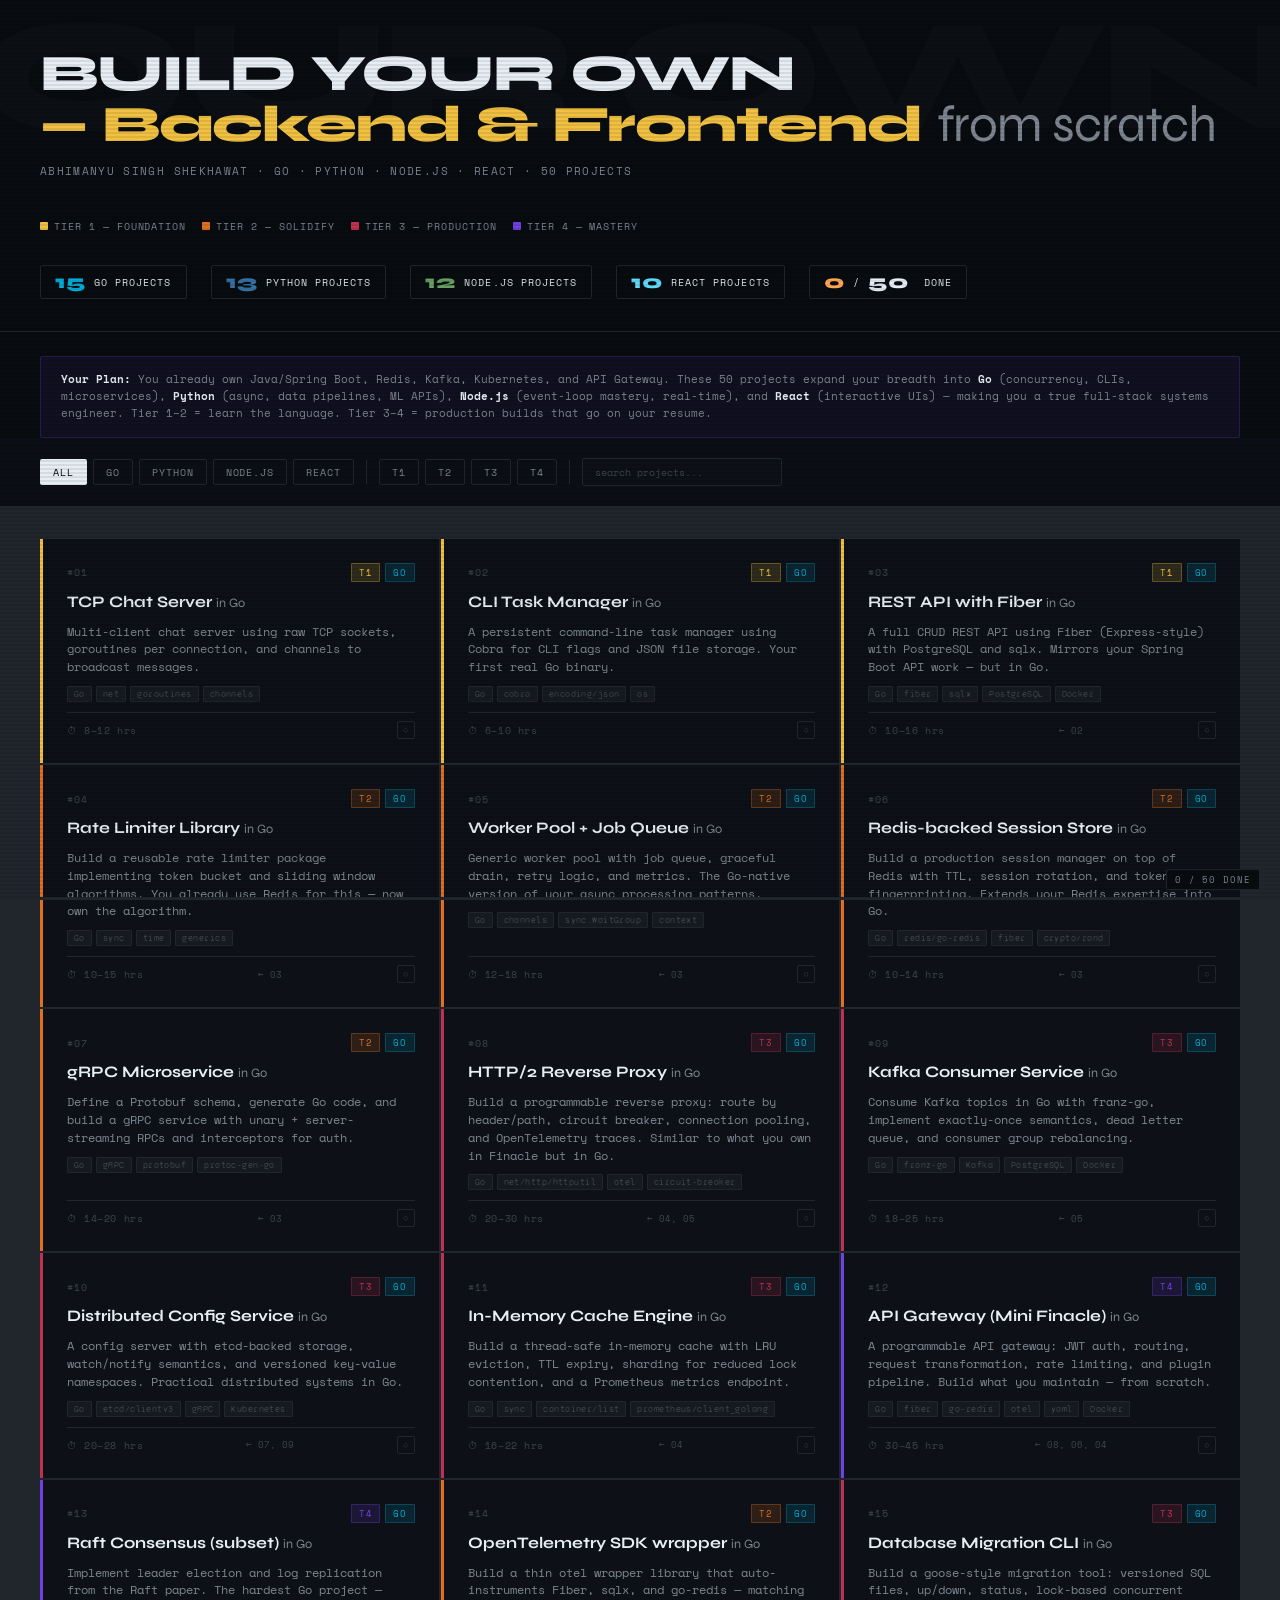
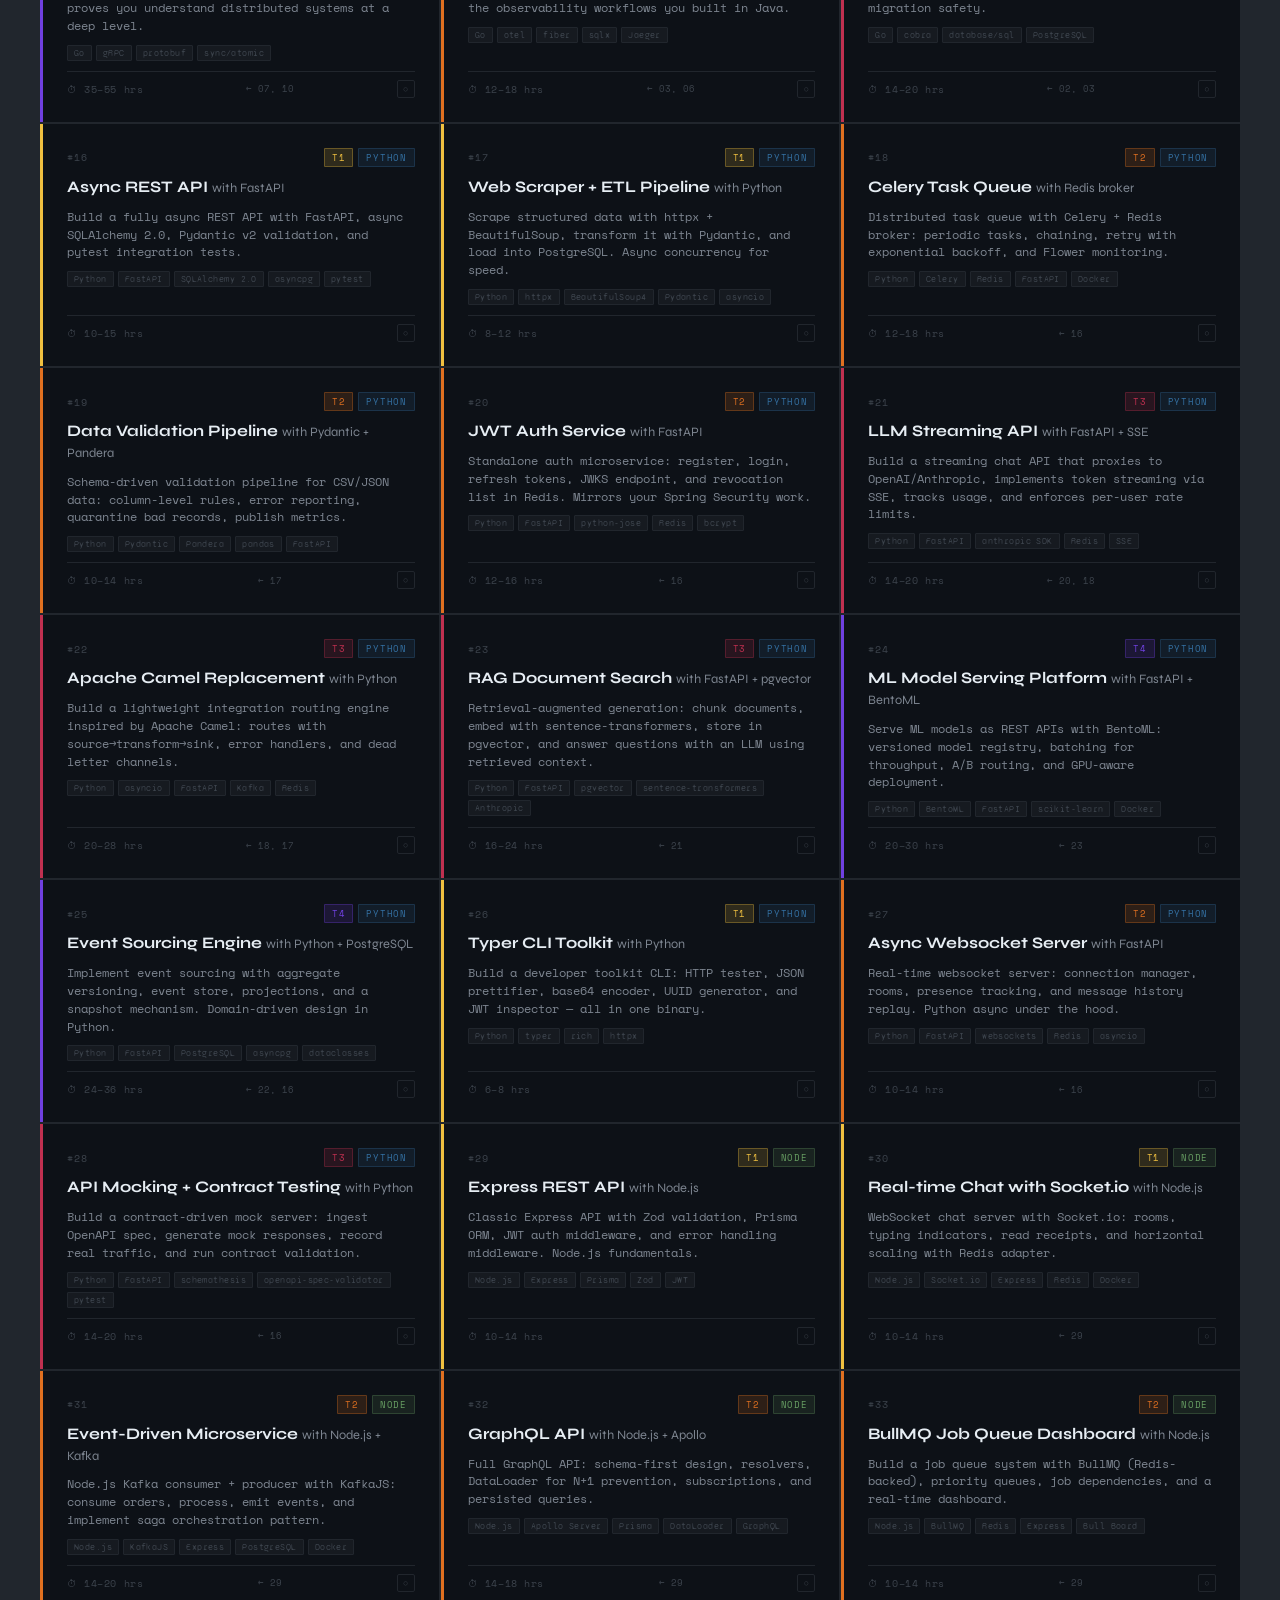
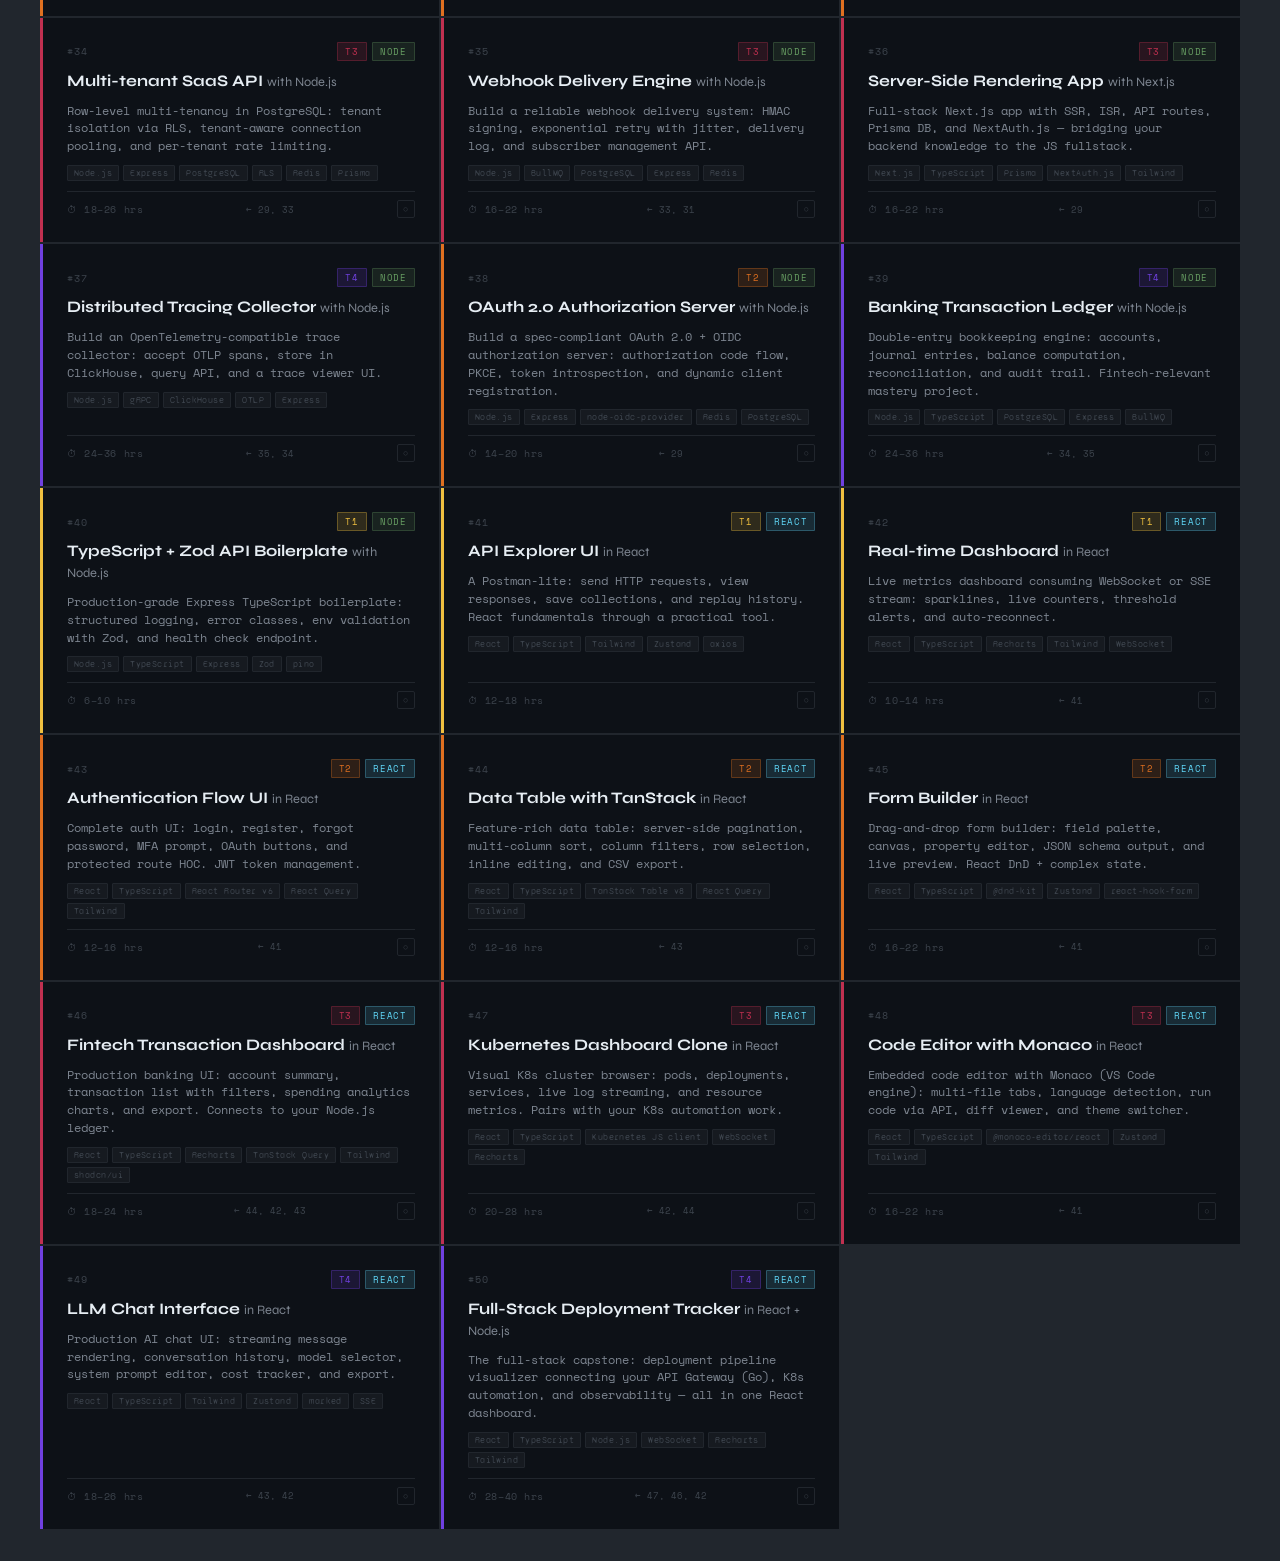
<file: phoenix-a/languages/build-your-own-backend-frontend.html>
<!DOCTYPE html>
<html lang="en">
<head>
<meta charset="UTF-8">
<meta name="viewport" content="width=device-width, initial-scale=1.0">
<title>BUILD YOUR OWN — Backend & Frontend From Scratch</title>
<style>
@import url('https://fonts.googleapis.com/css2?family=Space+Mono:ital,wght@0,400;0,700;1,400&family=Syne:wght@400;700;800&family=Syne+Mono&display=swap');

:root {
  --bg: #080c10;
  --surface: #0d1117;
  --surface2: #161b22;
  --border: #21262d;
  --text: #e6edf3;
  --muted: #7d8590;
  --dim: #3d444d;

  --tier1: #f0c040;
  --tier2: #e07020;
  --tier3: #c03050;
  --tier4: #7040e0;

  --cat-go: #00ADD8;
  --cat-python: #3572A5;
  --cat-node: #68A063;
  --cat-react: #61DAFB;
  --cat-infra: #ffa657;

  --mono: 'Space Mono', monospace;
  --display: 'Syne', sans-serif;
  --code: 'Syne Mono', monospace;
}

* { margin: 0; padding: 0; box-sizing: border-box; }
html { scroll-behavior: smooth; }

body {
  background: var(--bg);
  color: var(--text);
  font-family: var(--mono);
  min-height: 100vh;
  overflow-x: hidden;
}

body::after {
  content: '';
  position: fixed;
  inset: 0;
  background: repeating-linear-gradient(0deg, transparent, transparent 2px, rgba(0,0,0,0.08) 2px, rgba(0,0,0,0.08) 4px);
  pointer-events: none;
  z-index: 9999;
}

header {
  padding: 48px 40px 32px;
  border-bottom: 1px solid var(--border);
  position: relative;
  overflow: hidden;
}

header::before {
  content: 'BUILD YOUR OWN';
  position: absolute;
  top: -20px; right: -20px;
  font-family: var(--display);
  font-size: 10rem;
  font-weight: 800;
  color: rgba(255,255,255,0.02);
  letter-spacing: -0.05em;
  pointer-events: none;
  white-space: nowrap;
}

.header-top {
  display: flex;
  align-items: flex-start;
  justify-content: space-between;
  gap: 40px;
  flex-wrap: wrap;
}

h1 {
  font-family: var(--display);
  font-size: clamp(2rem, 4vw, 3.5rem);
  font-weight: 800;
  line-height: 1;
  letter-spacing: -0.02em;
}

h1 .accent { color: var(--tier1); }
h1 .dim { color: var(--muted); font-weight: 400; }

.header-meta {
  font-size: 0.7rem;
  color: var(--muted);
  letter-spacing: 0.12em;
  margin-top: 12px;
  text-transform: uppercase;
}

.stats-row {
  display: flex;
  gap: 24px;
  margin-top: 32px;
  flex-wrap: wrap;
}

.stat-pill {
  display: flex;
  align-items: center;
  gap: 8px;
  padding: 6px 14px;
  border: 1px solid var(--border);
  border-radius: 2px;
  font-size: 0.65rem;
  letter-spacing: 0.1em;
  text-transform: uppercase;
}
.stat-pill .n {
  font-family: var(--display);
  font-size: 1.2rem;
  font-weight: 800;
  line-height: 1;
}

.tier-legend {
  display: flex;
  gap: 16px;
  align-items: center;
  flex-wrap: wrap;
}
.tier-item {
  display: flex;
  align-items: center;
  gap: 6px;
  font-size: 0.6rem;
  letter-spacing: 0.1em;
  text-transform: uppercase;
  color: var(--muted);
}
.tier-dot { width: 8px; height: 8px; border-radius: 1px; }

.controls {
  padding: 20px 40px;
  border-bottom: 1px solid var(--border);
  display: flex;
  gap: 12px;
  align-items: center;
  flex-wrap: wrap;
  background: rgba(13,17,23,0.8);
  position: sticky;
  top: 0;
  z-index: 100;
  backdrop-filter: blur(12px);
}

.filter-group { display: flex; gap: 6px; flex-wrap: wrap; }

.filter-btn {
  padding: 5px 12px;
  background: transparent;
  border: 1px solid var(--border);
  color: var(--muted);
  font-family: var(--mono);
  font-size: 0.6rem;
  letter-spacing: 0.1em;
  text-transform: uppercase;
  cursor: pointer;
  border-radius: 2px;
  transition: all 0.15s;
  white-space: nowrap;
}
.filter-btn:hover { border-color: var(--dim); color: var(--text); }
.filter-btn.active { color: var(--bg); border-color: transparent; }

.filter-btn[data-cat="all"].active { background: var(--text); }
.filter-btn[data-cat="go"].active { background: var(--cat-go); }
.filter-btn[data-cat="python"].active { background: var(--cat-python); }
.filter-btn[data-cat="node"].active { background: var(--cat-node); }
.filter-btn[data-cat="react"].active { background: var(--cat-react); color: #000; }
.filter-btn[data-cat="infra"].active { background: var(--cat-infra); }

.tier-filter-group { display: flex; gap: 6px; }

.tier-btn {
  padding: 5px 12px;
  background: transparent;
  border: 1px solid var(--border);
  color: var(--muted);
  font-family: var(--mono);
  font-size: 0.6rem;
  letter-spacing: 0.1em;
  cursor: pointer;
  border-radius: 2px;
  transition: all 0.15s;
}
.tier-btn:hover { color: var(--text); }
.tier-btn.active[data-tier="1"] { background: var(--tier1); color: #000; border-color: transparent; }
.tier-btn.active[data-tier="2"] { background: var(--tier2); color: #fff; border-color: transparent; }
.tier-btn.active[data-tier="3"] { background: var(--tier3); color: #fff; border-color: transparent; }
.tier-btn.active[data-tier="4"] { background: var(--tier4); color: #fff; border-color: transparent; }

.sep { width: 1px; height: 24px; background: var(--border); flex-shrink: 0; }

.search-box {
  padding: 5px 12px;
  background: var(--surface);
  border: 1px solid var(--border);
  color: var(--text);
  font-family: var(--mono);
  font-size: 0.65rem;
  outline: none;
  border-radius: 2px;
  width: 200px;
  transition: border-color 0.15s;
}
.search-box:focus { border-color: var(--dim); }
.search-box::placeholder { color: var(--dim); }

.grid-container {
  padding: 32px 40px;
  display: grid;
  grid-template-columns: repeat(auto-fill, minmax(360px, 1fr));
  gap: 2px;
  background: var(--border);
}

.project-card {
  background: var(--surface);
  padding: 24px;
  cursor: pointer;
  transition: background 0.15s;
  position: relative;
  border-left: 3px solid transparent;
  display: flex;
  flex-direction: column;
  gap: 10px;
}
.project-card:hover { background: var(--surface2); }
.project-card.hidden { display: none; }
.project-card.done { opacity: 0.5; }
.project-card.done .card-title { text-decoration: line-through; }

.card-meta {
  display: flex;
  align-items: center;
  justify-content: space-between;
  gap: 8px;
}

.card-num {
  font-size: 0.6rem;
  color: var(--dim);
  letter-spacing: 0.1em;
}

.card-badges { display: flex; gap: 5px; align-items: center; }

.badge {
  padding: 2px 7px;
  font-size: 0.55rem;
  letter-spacing: 0.08em;
  text-transform: uppercase;
  border-radius: 1px;
}

.tier-badge-1 { background: rgba(240,192,64,0.15); color: var(--tier1); border: 1px solid rgba(240,192,64,0.3); }
.tier-badge-2 { background: rgba(224,112,32,0.15); color: var(--tier2); border: 1px solid rgba(224,112,32,0.3); }
.tier-badge-3 { background: rgba(192,48,80,0.15); color: var(--tier3); border: 1px solid rgba(192,48,80,0.3); }
.tier-badge-4 { background: rgba(112,64,224,0.15); color: var(--tier4); border: 1px solid rgba(112,64,224,0.3); }

.cat-badge { font-size: 0.55rem; padding: 2px 7px; border-radius: 1px; }

.card-title {
  font-family: var(--display);
  font-size: 1rem;
  font-weight: 700;
  line-height: 1.3;
  color: var(--text);
}

.card-tagline {
  font-size: 0.72rem;
  color: var(--muted);
  line-height: 1.55;
}

.card-stack { display: flex; gap: 4px; flex-wrap: wrap; }
.stack-tag {
  padding: 2px 6px;
  background: rgba(255,255,255,0.04);
  border: 1px solid var(--border);
  font-size: 0.55rem;
  color: var(--dim);
  border-radius: 1px;
  font-family: var(--code);
  letter-spacing: 0.05em;
}

.card-footer {
  display: flex;
  align-items: center;
  justify-content: space-between;
  margin-top: auto;
  padding-top: 8px;
  border-top: 1px solid var(--border);
}

.card-time { font-size: 0.6rem; color: var(--dim); letter-spacing: 0.06em; }
.card-deps { font-size: 0.55rem; color: var(--dim); }

.done-btn {
  width: 18px; height: 18px;
  border: 1px solid var(--border);
  background: transparent;
  cursor: pointer;
  display: flex;
  align-items: center;
  justify-content: center;
  font-size: 0.55rem;
  color: var(--dim);
  border-radius: 2px;
  transition: all 0.15s;
  flex-shrink: 0;
}
.done-btn:hover { border-color: #3fb950; color: #3fb950; }
.project-card.done .done-btn { background: rgba(63,185,80,0.15); border-color: #3fb950; color: #3fb950; }

.modal-overlay {
  position: fixed;
  inset: 0;
  background: rgba(8,12,16,0.92);
  z-index: 1000;
  display: none;
  align-items: flex-start;
  justify-content: flex-end;
  padding: 20px;
  backdrop-filter: blur(4px);
}
.modal-overlay.open { display: flex; }

.modal {
  width: min(680px, 95vw);
  max-height: calc(100vh - 40px);
  background: var(--surface);
  border: 1px solid var(--border);
  border-radius: 3px;
  overflow-y: auto;
  animation: slideIn 0.2s ease;
  scrollbar-width: thin;
  scrollbar-color: var(--border) transparent;
}

@keyframes slideIn {
  from { opacity: 0; transform: translateX(20px); }
  to { opacity: 1; transform: translateX(0); }
}

.modal-header {
  padding: 24px 28px 20px;
  border-bottom: 1px solid var(--border);
  position: sticky;
  top: 0;
  background: var(--surface);
  z-index: 10;
  display: flex;
  justify-content: space-between;
  align-items: flex-start;
  gap: 16px;
}

.modal-close {
  background: none;
  border: 1px solid var(--border);
  color: var(--muted);
  font-family: var(--mono);
  font-size: 0.65rem;
  padding: 4px 10px;
  cursor: pointer;
  border-radius: 2px;
  flex-shrink: 0;
  transition: all 0.15s;
}
.modal-close:hover { border-color: var(--tier3); color: var(--tier3); }

.modal-body { padding: 28px; display: flex; flex-direction: column; gap: 24px; }

.modal-title {
  font-family: var(--display);
  font-size: 1.5rem;
  font-weight: 800;
  line-height: 1.2;
}

.modal-section-title {
  font-size: 0.6rem;
  letter-spacing: 0.15em;
  text-transform: uppercase;
  color: var(--muted);
  margin-bottom: 10px;
  border-bottom: 1px solid var(--border);
  padding-bottom: 6px;
}

.guide-step {
  display: flex;
  gap: 16px;
  padding: 12px 0;
  border-bottom: 1px solid rgba(255,255,255,0.04);
}
.guide-step:last-child { border-bottom: none; }

.step-num {
  font-family: var(--display);
  font-size: 1.4rem;
  font-weight: 800;
  color: var(--dim);
  min-width: 32px;
  line-height: 1;
  padding-top: 3px;
}

.step-title {
  font-size: 0.82rem;
  font-weight: 700;
  color: var(--text);
  margin-bottom: 4px;
  font-family: var(--display);
}
.step-desc {
  font-size: 0.72rem;
  color: var(--muted);
  line-height: 1.6;
}
.step-code {
  margin-top: 8px;
  padding: 10px 12px;
  background: var(--bg);
  border: 1px solid var(--border);
  border-radius: 2px;
  font-family: var(--code);
  font-size: 0.68rem;
  color: var(--tier1);
  line-height: 1.6;
  white-space: pre-wrap;
  overflow-x: auto;
}

.resource-list { display: flex; flex-direction: column; gap: 6px; }
.resource-item {
  display: flex;
  gap: 10px;
  align-items: flex-start;
  padding: 8px 10px;
  background: var(--surface2);
  border-radius: 2px;
}
.resource-type {
  font-size: 0.58rem;
  padding: 2px 6px;
  border-radius: 1px;
  font-family: var(--code);
  flex-shrink: 0;
  margin-top: 1px;
}
.rtype-paper { background: rgba(121,192,255,0.12); color: var(--cat-react); }
.rtype-repo { background: rgba(63,185,80,0.12); color: #3fb950; }
.rtype-video { background: rgba(255,123,114,0.12); color: #ff7b72; }
.rtype-blog { background: rgba(210,168,255,0.12); color: #d2a8ff; }
.rtype-docs { background: rgba(88,166,255,0.12); color: #58a6ff; }

.resource-name { font-size: 0.75rem; color: var(--text); margin-bottom: 2px; }
.resource-detail { font-size: 0.6rem; color: var(--muted); }

.diff-seg {
  height: 6px;
  width: 28px;
  border-radius: 1px;
  background: var(--border);
}
.diff-seg.filled { background: var(--tier1); }

.info-grid {
  display: grid;
  grid-template-columns: 1fr 1fr;
  gap: 12px;
}
.info-box {
  background: var(--surface2);
  padding: 12px 14px;
  border-radius: 2px;
}
.info-label {
  font-size: 0.58rem;
  color: var(--dim);
  letter-spacing: 0.1em;
  text-transform: uppercase;
  margin-bottom: 4px;
}
.info-val {
  font-size: 0.8rem;
  color: var(--text);
  font-family: var(--display);
  font-weight: 700;
}

.btn-primary {
  background: var(--tier4);
  border: none;
  color: #fff;
  border-radius: 2px;
  font-family: var(--mono);
  font-size: 0.65rem;
  padding: 10px 20px;
  cursor: pointer;
  letter-spacing: 0.08em;
  transition: opacity 0.15s;
}
.btn-primary:hover { opacity: 0.8; }

.progress-bar-container {
  position: fixed;
  bottom: 0; left: 0; right: 0;
  height: 3px;
  background: var(--border);
  z-index: 500;
}
.progress-bar-fill {
  height: 100%;
  background: linear-gradient(90deg, var(--tier4), var(--tier3), var(--tier2), var(--tier1));
  transition: width 0.4s ease;
}

.count-label {
  position: fixed;
  bottom: 10px;
  right: 20px;
  font-size: 0.58rem;
  color: var(--muted);
  letter-spacing: 0.1em;
  z-index: 501;
  background: var(--bg);
  padding: 3px 8px;
  border: 1px solid var(--border);
  border-radius: 2px;
}

.empty-state {
  grid-column: 1/-1;
  padding: 80px;
  text-align: center;
  color: var(--dim);
  font-size: 0.75rem;
  letter-spacing: 0.1em;
  display: none;
}

.resume-banner {
  margin: 24px 40px 0;
  padding: 14px 20px;
  background: rgba(112,64,224,0.08);
  border: 1px solid rgba(112,64,224,0.25);
  border-radius: 2px;
  font-size: 0.68rem;
  color: var(--muted);
  line-height: 1.6;
}
.resume-banner strong { color: var(--text); }
</style>
</head>
<body>

<header>
  <div class="header-top">
    <div>
      <h1>BUILD YOUR OWN<br><span class="accent">— Backend &amp; Frontend</span> <span class="dim">from scratch</span></h1>
      <div class="header-meta">Abhimanyu Singh Shekhawat · Go · Python · Node.js · React · 50 Projects</div>
    </div>
    <div class="tier-legend">
      <div class="tier-item"><div class="tier-dot" style="background:#f0c040"></div>Tier 1 — Foundation</div>
      <div class="tier-item"><div class="tier-dot" style="background:#e07020"></div>Tier 2 — Solidify</div>
      <div class="tier-item"><div class="tier-dot" style="background:#c03050"></div>Tier 3 — Production</div>
      <div class="tier-item"><div class="tier-dot" style="background:#7040e0"></div>Tier 4 — Mastery</div>
    </div>
  </div>
  <div class="stats-row">
    <div class="stat-pill"><span class="n" style="color:#00ADD8">15</span> Go Projects</div>
    <div class="stat-pill"><span class="n" style="color:#3572A5">13</span> Python Projects</div>
    <div class="stat-pill"><span class="n" style="color:#68A063">12</span> Node.js Projects</div>
    <div class="stat-pill"><span class="n" style="color:#61DAFB">10</span> React Projects</div>
    <div class="stat-pill"><span class="n" style="color:#ffa657">0</span> / <span class="n">50</span>&nbsp;Done</div>
  </div>
</header>

<div class="resume-banner">
  <strong>Your Plan:</strong> You already own Java/Spring Boot, Redis, Kafka, Kubernetes, and API Gateway. These 50 projects expand your breadth into <strong>Go</strong> (concurrency, CLIs, microservices), <strong>Python</strong> (async, data pipelines, ML APIs), <strong>Node.js</strong> (event-loop mastery, real-time), and <strong>React</strong> (interactive UIs) — making you a true full-stack systems engineer. Tier 1–2 = learn the language. Tier 3–4 = production builds that go on your resume.
</div>

<div class="controls" id="controls">
  <div class="filter-group">
    <button class="filter-btn active" data-cat="all" onclick="setCat('all',this)">All</button>
    <button class="filter-btn" data-cat="go" onclick="setCat('go',this)">Go</button>
    <button class="filter-btn" data-cat="python" onclick="setCat('python',this)">Python</button>
    <button class="filter-btn" data-cat="node" onclick="setCat('node',this)">Node.js</button>
    <button class="filter-btn" data-cat="react" onclick="setCat('react',this)">React</button>
  </div>
  <div class="sep"></div>
  <div class="tier-filter-group">
    <button class="tier-btn" data-tier="1" onclick="toggleTier(1,this)">T1</button>
    <button class="tier-btn" data-tier="2" onclick="toggleTier(2,this)">T2</button>
    <button class="tier-btn" data-tier="3" onclick="toggleTier(3,this)">T3</button>
    <button class="tier-btn" data-tier="4" onclick="toggleTier(4,this)">T4</button>
  </div>
  <div class="sep"></div>
  <input class="search-box" id="searchBox" placeholder="search projects..." oninput="applyFilters()">
</div>

<div class="grid-container" id="grid">
  <div class="empty-state" id="emptyState">No projects match your filters.</div>
</div>

<div class="progress-bar-container">
  <div class="progress-bar-fill" id="progressFill" style="width:0%"></div>
</div>
<div class="count-label" id="countLabel">0 / 50 DONE</div>

<div class="modal-overlay" id="modalOverlay" onclick="closeModalOnBg(event)">
  <div class="modal">
    <div class="modal-header">
      <div>
        <div class="modal-title" id="modalTitle"></div>
        <div style="display:flex;gap:6px;flex-wrap:wrap;margin-top:8px" id="modalBadges"></div>
      </div>
      <button class="modal-close" onclick="closeModal()">✕ close</button>
    </div>
    <div class="modal-body" id="modalBody"></div>
  </div>
</div>

<script>
const TOTAL = 50;

const CAT_COLORS = {
  go: '#00ADD8',
  python: '#3572A5',
  node: '#68A063',
  react: '#61DAFB',
  infra: '#ffa657'
};
const TIER_COLORS = { 1: '#f0c040', 2: '#e07020', 3: '#c03050', 4: '#7040e0' };

const PROJECTS = [

// ─── GO PROJECTS (1–15) ───────────────────────────────────────────────────────

{
  id: 1, num: '01', cat: 'go', tier: 1,
  title: 'TCP Chat Server', sub: 'in Go',
  tagline: 'Multi-client chat server using raw TCP sockets, goroutines per connection, and channels to broadcast messages.',
  stack: ['Go', 'net', 'goroutines', 'channels'],
  time: '8–12 hrs', deps: [],
  guide: {
    overview: 'Build a real-time TCP chat server. Each client gets its own goroutine. A hub goroutine manages the broadcast channel. This is the canonical "learn goroutines" project and directly maps to your existing messaging/async experience in Java.',
    steps: [
      { n:'01', title:'TCP listener', desc:'net.Listen("tcp", ":8080"), accept connections in a loop, spawn goroutine per conn.', code:'ln, _ := net.Listen("tcp", ":8080")\nfor {\n  conn, _ := ln.Accept()\n  go handleConn(conn)\n}' },
      { n:'02', title:'Hub with broadcast channel', desc:'Central hub struct with register/unregister/broadcast channels. Run hub in its own goroutine.', code:'' },
      { n:'03', title:'Read loop per client', desc:'bufio.Scanner on conn. On message, send to hub broadcast channel.', code:'' },
      { n:'04', title:'Write loop per client', desc:'Range over per-client channel, write to conn. Disconnect on error.', code:'' },
      { n:'05', title:'Graceful shutdown', desc:'os/signal, context.WithCancel, drain channels before exit.', code:'' }
    ],
    resources: [
      { type:'docs', name:'net package', detail:'pkg.go.dev/net' },
      { type:'blog', name:'Go by Example — Goroutines', detail:'gobyexample.com/goroutines' },
      { type:'repo', name:'olahol/melody (reference)', detail:'github.com/olahol/melody' }
    ],
    difficulty: 2, hours: '8–12 hrs', lang: 'Go'
  }
},

{
  id: 2, num: '02', cat: 'go', tier: 1,
  title: 'CLI Task Manager', sub: 'in Go',
  tagline: 'A persistent command-line task manager using Cobra for CLI flags and JSON file storage. Your first real Go binary.',
  stack: ['Go', 'cobra', 'encoding/json', 'os'],
  time: '6–10 hrs', deps: [],
  guide: {
    overview: 'Build a `todo` CLI: add, list, done, delete commands. Persist tasks to ~/.todo.json. Great intro to Go modules, cobra, and file I/O.',
    steps: [
      { n:'01', title:'Init module + cobra', desc:'go mod init todo && go get github.com/spf13/cobra. Scaffold root command.', code:'' },
      { n:'02', title:'Task struct + JSON persistence', desc:'type Task struct { ID int; Title string; Done bool; CreatedAt time.Time }. Marshal/Unmarshal to file.', code:'' },
      { n:'03', title:'Add, list, done commands', desc:'cobra subcommands. add takes string arg, list prints table, done takes ID.', code:'' },
      { n:'04', title:'Pretty table output', desc:'Use tabwriter to align columns. Color done tasks with ANSI codes.', code:'' },
      { n:'05', title:'Due dates + filtering', desc:'Add --due flag, filter by --all or --today.', code:'' }
    ],
    resources: [
      { type:'docs', name:'Cobra CLI library', detail:'cobra.dev' },
      { type:'blog', name:'Go modules tutorial', detail:'go.dev/blog/using-go-modules' }
    ],
    difficulty: 1, hours: '6–10 hrs', lang: 'Go'
  }
},

{
  id: 3, num: '03', cat: 'go', tier: 1,
  title: 'REST API with Fiber', sub: 'in Go',
  tagline: 'A full CRUD REST API using Fiber (Express-style) with PostgreSQL and sqlx. Mirrors your Spring Boot API work — but in Go.',
  stack: ['Go', 'fiber', 'sqlx', 'PostgreSQL', 'Docker'],
  time: '10–16 hrs', deps: ['02'],
  guide: {
    overview: 'Build a Books API. GET/POST/PUT/DELETE /books. This directly compares to what you do in Spring Boot. Notice the difference: no reflection, explicit error handling, goroutines instead of thread pools.',
    steps: [
      { n:'01', title:'Fiber router setup', desc:'go get github.com/gofiber/fiber/v2. Create app, define routes, listen.', code:'app := fiber.New()\napp.Get("/books", getBooks)\napp.Post("/books", createBook)\napp.Listen(":3000")' },
      { n:'02', title:'PostgreSQL with sqlx', desc:'go get github.com/jmoiron/sqlx. DB connection pool, ping on startup.', code:'' },
      { n:'03', title:'CRUD handlers', desc:'Each handler: parse body with c.BodyParser, run SQL, return c.JSON.', code:'' },
      { n:'04', title:'Validation middleware', desc:'Custom middleware to validate Content-Type. Struct tags for field validation.', code:'' },
      { n:'05', title:'Docker Compose', desc:'Dockerfile for Go binary (multi-stage). docker-compose.yml with postgres service.', code:'' }
    ],
    resources: [
      { type:'docs', name:'Fiber docs', detail:'docs.gofiber.io' },
      { type:'docs', name:'sqlx', detail:'jmoiron.net/sqlx' },
      { type:'blog', name:'Go REST API patterns', detail:'grafana.com/blog/go-rest-api-patterns' }
    ],
    difficulty: 2, hours: '10–16 hrs', lang: 'Go'
  }
},

{
  id: 4, num: '04', cat: 'go', tier: 2,
  title: 'Rate Limiter Library', sub: 'in Go',
  tagline: 'Build a reusable rate limiter package implementing token bucket and sliding window algorithms. You already use Redis for this — now own the algorithm.',
  stack: ['Go', 'sync', 'time', 'generics'],
  time: '10–15 hrs', deps: ['03'],
  guide: {
    overview: 'Implement TokenBucket and SlidingWindow rate limiters as a standalone Go package. Write table-driven tests. Export a middleware for Fiber. This deepens your existing rate limiting knowledge from the Finacle work.',
    steps: [
      { n:'01', title:'Token bucket algorithm', desc:'Struct: tokens float64, maxTokens, refillRate, lastRefill. Allow() method replenishes tokens based on elapsed time.', code:'func (tb *TokenBucket) Allow() bool {\n  now := time.Now()\n  elapsed := now.Sub(tb.lastRefill).Seconds()\n  tb.tokens = min(tb.maxTokens, tb.tokens + elapsed*tb.refillRate)\n  tb.lastRefill = now\n  if tb.tokens >= 1 { tb.tokens--; return true }\n  return false\n}' },
      { n:'02', title:'Sliding window counter', desc:'Use sync.Map with time-bucketed counters. Purge expired buckets on each Allow() call.', code:'' },
      { n:'03', title:'Thread-safe with sync.Mutex', desc:'Wrap state mutations. Benchmark with go test -bench to verify no races with -race flag.', code:'' },
      { n:'04', title:'Fiber middleware', desc:'limiter.NewMiddleware(config) returns fiber.Handler. Key by IP or JWT sub.', code:'' },
      { n:'05', title:'Table-driven tests', desc:'Test Allow() sequences: burst, steady state, refill. Use testing.T and assert.', code:'' }
    ],
    resources: [
      { type:'blog', name:'Rate Limiting Algorithms Explained', detail:'blog.cloudflare.com/counting-things-a-lot-of-different-things' },
      { type:'docs', name:'Go sync package', detail:'pkg.go.dev/sync' }
    ],
    difficulty: 3, hours: '10–15 hrs', lang: 'Go'
  }
},

{
  id: 5, num: '05', cat: 'go', tier: 2,
  title: 'Worker Pool + Job Queue', sub: 'in Go',
  tagline: 'Generic worker pool with job queue, graceful drain, retry logic, and metrics. The Go-native version of your async processing patterns.',
  stack: ['Go', 'channels', 'sync.WaitGroup', 'context'],
  time: '12–18 hrs', deps: ['03'],
  guide: {
    overview: 'Build a reusable worker pool package. Jobs go in, results come out. Workers pick up jobs via channels. Implements graceful shutdown (drain queue before exit), retry with backoff, and emits metrics via a callback.',
    steps: [
      { n:'01', title:'Job and Result types', desc:'type Job[T any] struct { ID string; Payload T; Retries int }. Use Go generics.', code:'' },
      { n:'02', title:'Pool struct + Start()', desc:'Pool has jobCh chan Job, resultCh chan Result, workerCount. Start() launches N goroutines ranging over jobCh.', code:'' },
      { n:'03', title:'Retry with backoff', desc:'On handler error, if job.Retries < maxRetries, re-enqueue with delay using time.AfterFunc.', code:'' },
      { n:'04', title:'Graceful shutdown', desc:'context.WithCancel. On cancel, close(jobCh). Workers drain remaining jobs then wg.Done().', code:'' },
      { n:'05', title:'Metrics callback', desc:'OnComplete(fn func(Job, Result, duration)) hook. Caller can push to Prometheus or log.', code:'' }
    ],
    resources: [
      { type:'blog', name:'Concurrency Patterns in Go', detail:'go.dev/blog/pipelines' },
      { type:'repo', name:'gammazero/workerpool', detail:'github.com/gammazero/workerpool — reference impl' }
    ],
    difficulty: 3, hours: '12–18 hrs', lang: 'Go'
  }
},

{
  id: 6, num: '06', cat: 'go', tier: 2,
  title: 'Redis-backed Session Store', sub: 'in Go',
  tagline: 'Build a production session manager on top of Redis with TTL, session rotation, and token fingerprinting. Extends your Redis expertise into Go.',
  stack: ['Go', 'redis/go-redis', 'fiber', 'crypto/rand'],
  time: '10–14 hrs', deps: ['03'],
  guide: {
    overview: 'Implement a session store that issues opaque session tokens, stores data in Redis with configurable TTL, rotates tokens on privilege escalation, and fingerprints sessions by User-Agent + IP hash.',
    steps: [
      { n:'01', title:'go-redis client + ping', desc:'go get github.com/redis/go-redis/v9. Connect, ping on startup.', code:'' },
      { n:'02', title:'Create session', desc:'Generate 32-byte crypto/rand token, base64url encode. HSET sessionID field value, EXPIRE ttl.', code:'' },
      { n:'03', title:'Get/Set/Delete', desc:'HGETALL for read, HDEL for field delete, DEL for full session.', code:'' },
      { n:'04', title:'Token rotation', desc:'On sensitive operations: copy old session to new key, delete old key, set new cookie.', code:'' },
      { n:'05', title:'Fiber middleware', desc:'Intercept request, load session from cookie, attach to ctx.Locals. Auto-renew expiry on activity.', code:'' }
    ],
    resources: [
      { type:'docs', name:'go-redis docs', detail:'redis.uptrace.dev' },
      { type:'blog', name:'OWASP Session Management Cheat Sheet', detail:'cheatsheetseries.owasp.org' }
    ],
    difficulty: 2, hours: '10–14 hrs', lang: 'Go'
  }
},

{
  id: 7, num: '07', cat: 'go', tier: 2,
  title: 'gRPC Microservice', sub: 'in Go',
  tagline: 'Define a Protobuf schema, generate Go code, and build a gRPC service with unary + server-streaming RPCs and interceptors for auth.',
  stack: ['Go', 'gRPC', 'protobuf', 'protoc-gen-go'],
  time: '14–20 hrs', deps: ['03'],
  guide: {
    overview: 'Build a UserService with CreateUser (unary) and WatchUserEvents (server-stream). Auth interceptor validates JWTs. This is the Go way to build the microservices you currently build in Spring Boot.',
    steps: [
      { n:'01', title:'Define .proto file', desc:'service UserService { rpc CreateUser(CreateUserReq) returns (User); rpc WatchEvents(WatchReq) returns (stream Event); }', code:'' },
      { n:'02', title:'Generate code', desc:'protoc --go_out=. --go-grpc_out=. user.proto. Implement the generated interface.', code:'' },
      { n:'03', title:'Implement handlers', desc:'CreateUser: validate, save to DB, return. WatchEvents: range over event channel, stream.Send() each.', code:'' },
      { n:'04', title:'Unary interceptor for JWT', desc:'grpc.UnaryInterceptor(authInterceptor). Parse Authorization header, validate JWT, inject claims to ctx.', code:'' },
      { n:'05', title:'gRPC client + test', desc:'Build a CLI client that calls both RPCs. Test with grpcurl tool.', code:'' }
    ],
    resources: [
      { type:'docs', name:'gRPC Go quickstart', detail:'grpc.io/docs/languages/go/quickstart' },
      { type:'docs', name:'Protocol Buffers', detail:'protobuf.dev' }
    ],
    difficulty: 3, hours: '14–20 hrs', lang: 'Go'
  }
},

{
  id: 8, num: '08', cat: 'go', tier: 3,
  title: 'HTTP/2 Reverse Proxy', sub: 'in Go',
  tagline: 'Build a programmable reverse proxy: route by header/path, circuit breaker, connection pooling, and OpenTelemetry traces. Similar to what you own in Finacle but in Go.',
  stack: ['Go', 'net/http/httputil', 'otel', 'circuit-breaker'],
  time: '20–30 hrs', deps: ['04','05'],
  guide: {
    overview: 'Build a reverse proxy that routes requests to upstream services based on configurable rules. Adds circuit breaking (mirrors your Spring patterns), connection pool tuning, and distributed tracing. Deploy with Docker.',
    steps: [
      { n:'01', title:'httputil.ReverseProxy baseline', desc:'Parse upstream config from YAML. Create one ReverseProxy per upstream with custom Transport.', code:'' },
      { n:'02', title:'Routing rules engine', desc:'Match by Header, Path prefix, or Method. Chain matchers in priority order.', code:'' },
      { n:'03', title:'Circuit breaker', desc:'Track error rate per upstream. On threshold breach, fail-fast for N seconds. Use atomic counters.', code:'' },
      { n:'04', title:'OpenTelemetry traces', desc:'Inject trace context into upstream requests. Export to Jaeger or OTLP endpoint.', code:'tracer := otel.Tracer("proxy")\nctx, span := tracer.Start(r.Context(), "proxy.request")\ndefer span.End()' },
      { n:'05', title:'Admin API', desc:'GET /admin/upstreams returns health of each upstream. POST /admin/circuit-reset reopens a circuit.', code:'' }
    ],
    resources: [
      { type:'docs', name:'net/http/httputil', detail:'pkg.go.dev/net/http/httputil' },
      { type:'docs', name:'OpenTelemetry Go', detail:'opentelemetry.io/docs/languages/go' }
    ],
    difficulty: 4, hours: '20–30 hrs', lang: 'Go'
  }
},

{
  id: 9, num: '09', cat: 'go', tier: 3,
  title: 'Kafka Consumer Service', sub: 'in Go',
  tagline: 'Consume Kafka topics in Go with franz-go, implement exactly-once semantics, dead letter queue, and consumer group rebalancing.',
  stack: ['Go', 'franz-go', 'Kafka', 'PostgreSQL', 'Docker'],
  time: '18–25 hrs', deps: ['05'],
  guide: {
    overview: 'Build an order-processing consumer. Consume orders topic, apply business logic, write to DB idempotently, route failed messages to DLQ. This extends your existing Kafka/messaging knowledge into Go idioms.',
    steps: [
      { n:'01', title:'franz-go consumer setup', desc:'go get github.com/twmb/franz-go. Create client, assign group, fetch and poll loop.', code:'' },
      { n:'02', title:'Idempotent DB writes', desc:'Use PostgreSQL INSERT ... ON CONFLICT DO NOTHING with message offset as idempotency key.', code:'' },
      { n:'03', title:'Manual offset commit', desc:'Only commit after successful DB write. On failure, seek back to uncommitted offset.', code:'' },
      { n:'04', title:'Dead letter queue', desc:'After N retries, produce to orders-dlq topic with error metadata header.', code:'' },
      { n:'05', title:'Graceful shutdown', desc:'os/signal SIGTERM handler. Stop polling, process in-flight batch, commit offsets, close client.', code:'' }
    ],
    resources: [
      { type:'docs', name:'franz-go docs', detail:'github.com/twmb/franz-go/wiki' },
      { type:'blog', name:'Kafka Consumer Patterns', detail:'confluent.io/blog/kafka-consumer-design-patterns' }
    ],
    difficulty: 3, hours: '18–25 hrs', lang: 'Go'
  }
},

{
  id: 10, num: '10', cat: 'go', tier: 3,
  title: 'Distributed Config Service', sub: 'in Go',
  tagline: 'A config server with etcd-backed storage, watch/notify semantics, and versioned key-value namespaces. Practical distributed systems in Go.',
  stack: ['Go', 'etcd/clientv3', 'gRPC', 'Kubernetes'],
  time: '20–28 hrs', deps: ['07','09'],
  guide: {
    overview: 'Build a config service backed by etcd. Clients GET /config/{namespace}/{key}, PUT to update, and WATCH for real-time change notifications via SSE or gRPC stream. This solves a real problem you face in multi-region banking deployments.',
    steps: [
      { n:'01', title:'etcd client + CRUD', desc:'go.etcd.io/etcd/client/v3. Put, Get, Delete with key prefixes as namespaces.', code:'' },
      { n:'02', title:'REST API wrapper', desc:'Fiber API over etcd. GET returns value + version. PUT requires If-Match header for optimistic locking.', code:'' },
      { n:'03', title:'Watch API via SSE', desc:'GET /watch/{namespace}?keys=* — use etcd Watch(), push changes as server-sent events.', code:'' },
      { n:'04', title:'Access control', desc:'Namespace-level ACL: JWT claims map to allowed namespaces. Middleware enforces read/write permissions.', code:'' },
      { n:'05', title:'Deploy to Kubernetes', desc:'Helm chart or raw manifests. ConfigMap for bootstrapping, Secret for etcd credentials.', code:'' }
    ],
    resources: [
      { type:'docs', name:'etcd Go client', detail:'etcd.io/docs/v3.5/dev-guide/api_grpc_gateway' },
      { type:'blog', name:'Building a Config Service', detail:'medium.com/@distributed-config-patterns' }
    ],
    difficulty: 4, hours: '20–28 hrs', lang: 'Go'
  }
},

{
  id: 11, num: '11', cat: 'go', tier: 3,
  title: 'In-Memory Cache Engine', sub: 'in Go',
  tagline: 'Build a thread-safe in-memory cache with LRU eviction, TTL expiry, sharding for reduced lock contention, and a Prometheus metrics endpoint.',
  stack: ['Go', 'sync', 'container/list', 'prometheus/client_golang'],
  time: '16–22 hrs', deps: ['04'],
  guide: {
    overview: 'Implement a production-grade in-memory cache. Sharded into N buckets (each with its own RWMutex) to avoid single global lock. LRU eviction per shard. TTL via background goroutine. This is foundational for Go systems programming.',
    steps: [
      { n:'01', title:'Shard + LRU per shard', desc:'Cache has []Shard. Each shard has map + doubly-linked list. Get promotes to front, Set evicts LRU tail if at capacity.', code:'' },
      { n:'02', title:'Sharding by key hash', desc:'FNV-1a hash of key, mod numShards. Each shard has independent sync.RWMutex.', code:'func (c *Cache) getShard(key string) *Shard {\n  h := fnv.New32a()\n  h.Write([]byte(key))\n  return c.shards[h.Sum32()%uint32(len(c.shards))]\n}' },
      { n:'03', title:'TTL background cleaner', desc:'Per-shard goroutine ticks every cleanInterval, ranges over map, deletes expired entries.', code:'' },
      { n:'04', title:'Prometheus metrics', desc:'Expose hits, misses, evictions, size per shard. /metrics endpoint.', code:'' },
      { n:'05', title:'Benchmark tests', desc:'go test -bench=. Compare single-lock vs sharded under GOMAXPROCS concurrency.', code:'' }
    ],
    resources: [
      { type:'repo', name:'patrickmn/go-cache (reference)', detail:'github.com/patrickmn/go-cache' },
      { type:'blog', name:'Sharded Caching in Go', detail:'ristretto paper — dgraph.io/blog' }
    ],
    difficulty: 3, hours: '16–22 hrs', lang: 'Go'
  }
},

{
  id: 12, num: '12', cat: 'go', tier: 4,
  title: 'API Gateway (Mini Finacle)', sub: 'in Go',
  tagline: 'A programmable API gateway: JWT auth, routing, request transformation, rate limiting, and plugin pipeline. Build what you maintain — from scratch.',
  stack: ['Go', 'fiber', 'go-redis', 'otel', 'yaml', 'Docker'],
  time: '30–45 hrs', deps: ['08','06','04'],
  guide: {
    overview: 'The capstone Go project. You know this domain — you built it in Java. Now rebuild it in Go. Declarative YAML config, plugin chain per route (auth → ratelimit → transform → proxy), admin API, and full telemetry. This is your most impressive portfolio piece.',
    steps: [
      { n:'01', title:'YAML config schema', desc:'Routes: { path, method, upstream, plugins: [jwt, ratelimit, transform] }. Parse with gopkg.in/yaml.v3.', code:'' },
      { n:'02', title:'Plugin interface', desc:'type Plugin interface { Name() string; Execute(ctx *RequestContext) error }. Chain is []Plugin.', code:'' },
      { n:'03', title:'JWT plugin', desc:'Parse Bearer token, validate with JWKS endpoint (cache public keys). Inject claims to ctx.', code:'' },
      { n:'04', title:'Rate limit plugin', desc:'Token bucket per (userID, routeID), stored in Redis. Return 429 on exhaustion.', code:'' },
      { n:'05', title:'Request transform plugin', desc:'Add/remove/rename headers. Body transformation via JSONPath rules. Forward to upstream.', code:'' },
      { n:'06', title:'Admin API + hot reload', desc:'SIGHUP triggers config reload without downtime. Admin /routes endpoint shows live state.', code:'' }
    ],
    resources: [
      { type:'blog', name:'Building an API Gateway from Scratch', detail:'nginx.com/blog/building-api-gateway' },
      { type:'repo', name:'Kong/go-pdk', detail:'github.com/Kong/go-pdk — plugin patterns' }
    ],
    difficulty: 5, hours: '30–45 hrs', lang: 'Go'
  }
},

{
  id: 13, num: '13', cat: 'go', tier: 4,
  title: 'Raft Consensus (subset)', sub: 'in Go',
  tagline: 'Implement leader election and log replication from the Raft paper. The hardest Go project — proves you understand distributed systems at a deep level.',
  stack: ['Go', 'gRPC', 'protobuf', 'sync/atomic'],
  time: '35–55 hrs', deps: ['07','10'],
  guide: {
    overview: 'Implement Raft leader election + log replication (not snapshotting). 3-node cluster communicating via gRPC. Each node has a state machine (follower/candidate/leader) driven by an election timeout goroutine and an AppendEntries RPC. This proves deep distributed systems knowledge.',
    steps: [
      { n:'01', title:'Node state machine', desc:'Follower (default), Candidate (timeout → RequestVote), Leader (send heartbeats). Use atomic state transitions.', code:'' },
      { n:'02', title:'RequestVote RPC', desc:'Candidate increments term, votes for self, sends RequestVote to peers. Win majority → become Leader.', code:'' },
      { n:'03', title:'AppendEntries RPC', desc:'Leader sends log entries + heartbeats. Follower resets election timer on valid AppendEntries.', code:'' },
      { n:'04', title:'Log replication', desc:'Leader appends to local log, sends to followers in parallel, commits when majority acknowledges.', code:'' },
      { n:'05', title:'Test: kill leader', desc:'Kill leader node. Verify new leader elected within 2x election timeout. Verify log consistency.', code:'' }
    ],
    resources: [
      { type:'paper', name:'In Search of an Understandable Consensus Algorithm (Raft)', detail:'raft.github.io/raft.pdf' },
      { type:'repo', name:'hashicorp/raft (reference)', detail:'github.com/hashicorp/raft' }
    ],
    difficulty: 5, hours: '35–55 hrs', lang: 'Go'
  }
},

{
  id: 14, num: '14', cat: 'go', tier: 2,
  title: 'OpenTelemetry SDK wrapper', sub: 'in Go',
  tagline: 'Build a thin otel wrapper library that auto-instruments Fiber, sqlx, and go-redis — matching the observability workflows you built in Java.',
  stack: ['Go', 'otel', 'fiber', 'sqlx', 'Jaeger'],
  time: '12–18 hrs', deps: ['03','06'],
  guide: {
    overview: 'Build an internal observability package that your other Go services import. One-line setup: obs.Init(serviceName). Auto-instruments HTTP, SQL queries, and Redis commands with trace + span. Exports to Jaeger. Directly mirrors your Finacle observability work.',
    steps: [
      { n:'01', title:'OTLP exporter setup', desc:'otlptracegrpc or otlptracehttp exporter. TracerProvider with resource attributes (service.name, version).', code:'' },
      { n:'02', title:'Fiber middleware', desc:'otelfiber.Middleware() — wraps handler, creates span per request, sets HTTP attributes, propagates W3C trace context.', code:'' },
      { n:'03', title:'sqlx wrapper', desc:'Wrap db.QueryContext to start child span with db.statement attribute.', code:'' },
      { n:'04', title:'Redis hook', desc:'Implement go-redis Hook interface — BeforeProcess starts span, AfterProcess ends it.', code:'' },
      { n:'05', title:'Structured logging with trace ID', desc:'slog handler that injects trace_id and span_id from context into every log entry.', code:'' }
    ],
    resources: [
      { type:'docs', name:'OpenTelemetry Go SDK', detail:'opentelemetry.io/docs/languages/go' },
      { type:'docs', name:'otelfiber', detail:'github.com/gofiber/contrib/otelfiber' }
    ],
    difficulty: 3, hours: '12–18 hrs', lang: 'Go'
  }
},

{
  id: 15, num: '15', cat: 'go', tier: 3,
  title: 'Database Migration CLI', sub: 'in Go',
  tagline: 'Build a goose-style migration tool: versioned SQL files, up/down, status, lock-based concurrent migration safety.',
  stack: ['Go', 'cobra', 'database/sql', 'PostgreSQL'],
  time: '14–20 hrs', deps: ['02','03'],
  guide: {
    overview: 'Build a database migration CLI. migrations/ directory of {version}_{name}.up.sql / .down.sql files. Tracks applied migrations in schema_migrations table. Advisory lock prevents concurrent migrations. Useful in every production Go service you build.',
    steps: [
      { n:'01', title:'Migration file discovery', desc:'Walk migrations/ dir, parse version from filename, sort numerically. Return []Migration structs.', code:'' },
      { n:'02', title:'schema_migrations table', desc:'CREATE IF NOT EXISTS. Each row: version bigint PK, applied_at timestamp.', code:'' },
      { n:'03', title:'up command', desc:'Find unapplied migrations (version not in schema_migrations), execute in transaction, record.', code:'' },
      { n:'04', title:'down command', desc:'Run latest .down.sql in transaction. Remove from schema_migrations.', code:'' },
      { n:'05', title:'Advisory lock', desc:'pg_try_advisory_lock(lockID) at start of migrate. Fail with clear error if locked.', code:'' }
    ],
    resources: [
      { type:'repo', name:'pressly/goose (reference)', detail:'github.com/pressly/goose' },
      { type:'docs', name:'PostgreSQL Advisory Locks', detail:'postgresql.org/docs/current/explicit-locking.html#ADVISORY-LOCKS' }
    ],
    difficulty: 3, hours: '14–20 hrs', lang: 'Go'
  }
},

// ─── PYTHON PROJECTS (16–28) ──────────────────────────────────────────────────

{
  id: 16, num: '16', cat: 'python', tier: 1,
  title: 'Async REST API', sub: 'with FastAPI',
  tagline: 'Build a fully async REST API with FastAPI, async SQLAlchemy 2.0, Pydantic v2 validation, and pytest integration tests.',
  stack: ['Python', 'FastAPI', 'SQLAlchemy 2.0', 'asyncpg', 'pytest'],
  time: '10–15 hrs', deps: [],
  guide: {
    overview: 'The Python equivalent of your Spring Boot REST work. FastAPI + async SQLAlchemy. You will understand why Python async is single-threaded (event loop) vs Java multi-threaded. Build a Products API.',
    steps: [
      { n:'01', title:'FastAPI app + async lifespan', desc:'@asynccontextmanager lifespan: create DB pool on startup, close on shutdown. Include router.', code:'from contextlib import asynccontextmanager\n@asynccontextmanager\nasync def lifespan(app: FastAPI):\n  await db.connect(); yield; await db.disconnect()' },
      { n:'02', title:'Async SQLAlchemy models', desc:'AsyncEngine, AsyncSession. Declarative Base. Product model with id, name, price, created_at.', code:'' },
      { n:'03', title:'Pydantic v2 schemas', desc:'ProductCreate, ProductRead, ProductUpdate. Field validators. model_config for ORM mode.', code:'' },
      { n:'04', title:'CRUD endpoints', desc:'GET/POST/PUT/DELETE /products. Dependency injection for DB session (Depends).', code:'' },
      { n:'05', title:'pytest + httpx async tests', desc:'AsyncClient from httpx. Fixture sets up test DB, rolls back after each test.', code:'' }
    ],
    resources: [
      { type:'docs', name:'FastAPI docs', detail:'fastapi.tiangolo.com' },
      { type:'docs', name:'SQLAlchemy 2.0 async', detail:'docs.sqlalchemy.org/en/20/orm/extensions/asyncio.html' }
    ],
    difficulty: 2, hours: '10–15 hrs', lang: 'Python'
  }
},

{
  id: 17, num: '17', cat: 'python', tier: 1,
  title: 'Web Scraper + ETL Pipeline', sub: 'with Python',
  tagline: 'Scrape structured data with httpx + BeautifulSoup, transform it with Pydantic, and load into PostgreSQL. Async concurrency for speed.',
  stack: ['Python', 'httpx', 'BeautifulSoup4', 'Pydantic', 'asyncio'],
  time: '8–12 hrs', deps: [],
  guide: {
    overview: 'Build a data pipeline that scrapes a public site (e.g. books.toscrape.com), extracts structured data, validates with Pydantic, and loads into a DB. Classic Python ETL work that every Python dev knows.',
    steps: [
      { n:'01', title:'Async HTTP client', desc:'httpx.AsyncClient with semaphore to limit concurrency. Retry on 429/503.', code:'async with asyncio.Semaphore(10):\n  resp = await client.get(url)' },
      { n:'02', title:'BeautifulSoup parsing', desc:'soup.select("article.product_pod"). Extract title, price, rating, availability.', code:'' },
      { n:'03', title:'Pydantic validation', desc:'class Book(BaseModel): title: str; price: Decimal; rating: int (1-5). Validator normalizes price string.', code:'' },
      { n:'04', title:'Async batch DB insert', desc:'asyncpg executemany() for batch insert. Upsert on title conflict.', code:'' },
      { n:'05', title:'CLI + progress bar', desc:'typer CLI with --pages flag. tqdm progress bar over scraped pages.', code:'' }
    ],
    resources: [
      { type:'docs', name:'httpx async', detail:'www.python-httpx.org/async' },
      { type:'docs', name:'Beautiful Soup 4', detail:'beautiful-soup-4.readthedocs.io' }
    ],
    difficulty: 1, hours: '8–12 hrs', lang: 'Python'
  }
},

{
  id: 18, num: '18', cat: 'python', tier: 2,
  title: 'Celery Task Queue', sub: 'with Redis broker',
  tagline: 'Distributed task queue with Celery + Redis broker: periodic tasks, chaining, retry with exponential backoff, and Flower monitoring.',
  stack: ['Python', 'Celery', 'Redis', 'FastAPI', 'Docker'],
  time: '12–18 hrs', deps: ['16'],
  guide: {
    overview: 'Your async processing expertise in Python. Build a Celery worker service triggered by FastAPI. Email sending, PDF generation, CSV export tasks. Uses Redis as broker (familiar from your Finacle work). Flower for real-time monitoring.',
    steps: [
      { n:'01', title:'Celery app config', desc:'celery = Celery(broker=REDIS_URL, backend=REDIS_URL). Configure task serializer, timezone.', code:'' },
      { n:'02', title:'Define tasks', desc:'@celery.task(bind=True, max_retries=3) def send_email(self, ...): ... self.retry(exc=e, countdown=2**self.request.retries)', code:'' },
      { n:'03', title:'Chain + group', desc:'chain(fetch_data.s(), process.s(), notify.s()). group() for parallel fan-out.', code:'' },
      { n:'04', title:'Beat scheduler', desc:'celery beat with crontab schedule. Daily report generation task.', code:'' },
      { n:'05', title:'Docker Compose + Flower', desc:'Services: api, worker, beat, flower, redis. Flower exposes task dashboard on :5555.', code:'' }
    ],
    resources: [
      { type:'docs', name:'Celery docs', detail:'docs.celeryq.dev' },
      { type:'blog', name:'Celery Best Practices', detail:'denibertovic.com/posts/celery-best-practices' }
    ],
    difficulty: 2, hours: '12–18 hrs', lang: 'Python'
  }
},

{
  id: 19, num: '19', cat: 'python', tier: 2,
  title: 'Data Validation Pipeline', sub: 'with Pydantic + Pandera',
  tagline: 'Schema-driven validation pipeline for CSV/JSON data: column-level rules, error reporting, quarantine bad records, publish metrics.',
  stack: ['Python', 'Pydantic', 'Pandera', 'pandas', 'FastAPI'],
  time: '10–14 hrs', deps: ['17'],
  guide: {
    overview: 'Build a data quality service. Clients POST a CSV, you validate each row against a schema, quarantine invalid records with error reasons, and return a validation report. Useful in banking data ingestion pipelines.',
    steps: [
      { n:'01', title:'Pandera schema definition', desc:'pa.DataFrameSchema with column checks: pa.Column(float, pa.Check.ge(0)). Custom check functions.', code:'' },
      { n:'02', title:'Row-level error capture', desc:'validate(df, lazy=True) catches all errors instead of first. SchemaErrors.failure_cases DataFrame.', code:'' },
      { n:'03', title:'Quarantine + valid split', desc:'Split df into valid_df and quarantine_df. Quarantine gets extra error_reason column.', code:'' },
      { n:'04', title:'FastAPI upload endpoint', desc:'POST /validate accepts multipart CSV. Returns ValidationReport: {total, valid, quarantined, errors[{row, col, reason}]}.', code:'' },
      { n:'05', title:'Prometheus metrics', desc:'Expose validation_passed_total and validation_failed_total counters per schema type.', code:'' }
    ],
    resources: [
      { type:'docs', name:'Pandera', detail:'pandera.readthedocs.io' },
      { type:'docs', name:'Pydantic v2', detail:'docs.pydantic.dev' }
    ],
    difficulty: 2, hours: '10–14 hrs', lang: 'Python'
  }
},

{
  id: 20, num: '20', cat: 'python', tier: 2,
  title: 'JWT Auth Service', sub: 'with FastAPI',
  tagline: 'Standalone auth microservice: register, login, refresh tokens, JWKS endpoint, and revocation list in Redis. Mirrors your Spring Security work.',
  stack: ['Python', 'FastAPI', 'python-jose', 'Redis', 'bcrypt'],
  time: '12–16 hrs', deps: ['16'],
  guide: {
    overview: 'Build an auth service that other microservices can validate against. Issues RS256 JWTs (asymmetric keys). Exposes /.well-known/jwks.json for public key distribution. Token revocation via Redis blocklist. This complements your Spring Security knowledge.',
    steps: [
      { n:'01', title:'RSA key generation', desc:'Generate 2048-bit RSA keypair with cryptography lib. Store private key securely (env var / secret).', code:'' },
      { n:'02', title:'Issue JWT', desc:'jose.jwt.encode with RS256. Claims: sub, iat, exp, jti (unique ID for revocation).', code:'' },
      { n:'03', title:'JWKS endpoint', desc:'GET /.well-known/jwks.json returns public key as JWK. Used by downstream services to validate.', code:'' },
      { n:'04', title:'Refresh token flow', desc:'Opaque refresh token stored in Redis. POST /refresh: validate, issue new access token, rotate refresh token.', code:'' },
      { n:'05', title:'Revocation', desc:'POST /logout: add jti to Redis blocklist with TTL = remaining token lifetime. Validate middleware checks blocklist.', code:'' }
    ],
    resources: [
      { type:'docs', name:'python-jose', detail:'python-jose.readthedocs.io' },
      { type:'blog', name:'JWT Best Practices', detail:'auth0.com/blog/a-look-at-the-latest-draft-for-jwt-bcp' }
    ],
    difficulty: 3, hours: '12–16 hrs', lang: 'Python'
  }
},

{
  id: 21, num: '21', cat: 'python', tier: 3,
  title: 'LLM Streaming API', sub: 'with FastAPI + SSE',
  tagline: 'Build a streaming chat API that proxies to OpenAI/Anthropic, implements token streaming via SSE, tracks usage, and enforces per-user rate limits.',
  stack: ['Python', 'FastAPI', 'anthropic SDK', 'Redis', 'SSE'],
  time: '14–20 hrs', deps: ['20','18'],
  guide: {
    overview: 'Build what powers many AI products. POST /chat returns a streaming SSE response from an LLM. Rate limit by user token budget (not requests). Track usage in PostgreSQL. Cache common prompts in Redis with semantic similarity shortcut.',
    steps: [
      { n:'01', title:'StreamingResponse + SSE', desc:'FastAPI StreamingResponse with media_type="text/event-stream". Generator yields "data: {chunk}\\n\\n".', code:'async def stream_gen():\n  async for chunk in client.messages.stream(...):\n    yield f"data: {chunk.text}\\n\\n"\nreturn StreamingResponse(stream_gen(), media_type="text/event-stream")' },
      { n:'02', title:'Anthropic/OpenAI SDK', desc:'anthropic.AsyncAnthropic(). messages.stream() async context manager. Handle stop_reason.', code:'' },
      { n:'03', title:'Token budget rate limiting', desc:'Per-user token counter in Redis. Deduct on completion. Reject if budget exhausted. Refill daily with cron.', code:'' },
      { n:'04', title:'Usage logging', desc:'On stream complete, log {user_id, model, prompt_tokens, completion_tokens, cost} to PostgreSQL async.', code:'' },
      { n:'05', title:'Prompt caching', desc:'Hash prompt to Redis key. Cache response for exact matches. TTL 1hr. Return cached without LLM call.', code:'' }
    ],
    resources: [
      { type:'docs', name:'Anthropic Python SDK', detail:'docs.anthropic.com/en/api/getting-started' },
      { type:'docs', name:'FastAPI StreamingResponse', detail:'fastapi.tiangolo.com/advanced/custom-response/#streamingresponse' }
    ],
    difficulty: 3, hours: '14–20 hrs', lang: 'Python'
  }
},

{
  id: 22, num: '22', cat: 'python', tier: 3,
  title: 'Apache Camel Replacement', sub: 'with Python',
  tagline: 'Build a lightweight integration routing engine inspired by Apache Camel: routes with source→transform→sink, error handlers, and dead letter channels.',
  stack: ['Python', 'asyncio', 'FastAPI', 'Kafka', 'Redis'],
  time: '20–28 hrs', deps: ['18','17'],
  guide: {
    overview: 'You know Apache Camel. Now build a simplified version in Python. Routes defined programmatically: from_source → through filters → to_sink. Supports Kafka, HTTP, and file sources/sinks. This demonstrates deep integration architecture understanding.',
    steps: [
      { n:'01', title:'Route DSL', desc:'route = Route().from_(KafkaSource(topic)).filter(is_valid).transform(normalize).to(HttpSink(url)). Python method chaining.', code:'' },
      { n:'02', title:'Source/Sink interfaces', desc:'Abstract Source (async generator) and Sink (async write). Implementations: KafkaSource, HttpSink, FileSink.', code:'' },
      { n:'03', title:'Processor pipeline', desc:'Each step is async callable. Chain with asyncio.Queue between steps for backpressure.', code:'' },
      { n:'04', title:'Error handler + DLC', desc:'OnException config: max retries, retry delay, dead letter sink. Decorator on route.', code:'' },
      { n:'05', title:'Route registry + admin API', desc:'Register/start/stop routes via FastAPI admin API. Health per route: messages_processed, errors, lag.', code:'' }
    ],
    resources: [
      { type:'docs', name:'Apache Camel EIP patterns', detail:'camel.apache.org/components/latest/eips/enterprise-integration-patterns.html' },
      { type:'blog', name:'Building Event-Driven Pipelines in Python', detail:'bytewax.io/blog/event-driven-pipelines' }
    ],
    difficulty: 4, hours: '20–28 hrs', lang: 'Python'
  }
},

{
  id: 23, num: '23', cat: 'python', tier: 3,
  title: 'RAG Document Search', sub: 'with FastAPI + pgvector',
  tagline: 'Retrieval-augmented generation: chunk documents, embed with sentence-transformers, store in pgvector, and answer questions with an LLM using retrieved context.',
  stack: ['Python', 'FastAPI', 'pgvector', 'sentence-transformers', 'Anthropic'],
  time: '16–24 hrs', deps: ['21'],
  guide: {
    overview: 'Build a document Q&A service. Upload PDFs → chunk → embed → store in pgvector. At query time: embed question → vector search → pass top-K chunks to LLM as context → stream answer. Foundational AI engineering skill.',
    steps: [
      { n:'01', title:'PDF ingestion + chunking', desc:'PyMuPDF to extract text. Chunk by sentence with overlap. Target ~400 tokens per chunk.', code:'' },
      { n:'02', title:'Embedding generation', desc:'sentence-transformers all-MiniLM-L6-v2. Batch embed chunks. Returns numpy arrays.', code:'' },
      { n:'03', title:'pgvector storage', desc:'CREATE EXTENSION vector. Column: embedding vector(384). CREATE INDEX USING ivfflat.', code:'' },
      { n:'04', title:'Semantic search', desc:'Embed query, SELECT ... ORDER BY embedding <=> $1 LIMIT 5. Cosine distance.', code:'' },
      { n:'05', title:'LLM answer generation', desc:'Build prompt: "Context: {chunks}\\n\\nQuestion: {q}\\n\\nAnswer:". Stream response to client.', code:'' }
    ],
    resources: [
      { type:'docs', name:'pgvector', detail:'github.com/pgvector/pgvector' },
      { type:'docs', name:'sentence-transformers', detail:'sbert.net' }
    ],
    difficulty: 3, hours: '16–24 hrs', lang: 'Python'
  }
},

{
  id: 24, num: '24', cat: 'python', tier: 4,
  title: 'ML Model Serving Platform', sub: 'with FastAPI + BentoML',
  tagline: 'Serve ML models as REST APIs with BentoML: versioned model registry, batching for throughput, A/B routing, and GPU-aware deployment.',
  stack: ['Python', 'BentoML', 'FastAPI', 'scikit-learn', 'Docker'],
  time: '20–30 hrs', deps: ['23'],
  guide: {
    overview: 'Build a platform to serve ML models. Train a model, register it in BentoML model store, create a Service with adaptive batching, expose REST + gRPC endpoints, and add a traffic splitter for A/B testing between model versions.',
    steps: [
      { n:'01', title:'Train + save model', desc:'scikit-learn RandomForest. bentoml.sklearn.save_model("fraud_classifier", model, signatures={...}).', code:'' },
      { n:'02', title:'BentoML Service', desc:'@bentoml.service(). @bentoml.api(). Input/output types. runner = bentoml.sklearn.get("fraud_classifier:latest").to_runner().', code:'' },
      { n:'03', title:'Adaptive batching', desc:'@bentoml.service(traffic={"max_batch_size": 100, "max_latency_ms": 10}). Batches requests automatically.', code:'' },
      { n:'04', title:'A/B traffic splitter', desc:'Custom service that routes 10% to v2 model, 90% to v1. Logs which version served each request.', code:'' },
      { n:'05', title:'Docker + k8s deploy', desc:'bentoml build → bentoml containerize. K8s Deployment + HPA on CPU/custom metrics.', code:'' }
    ],
    resources: [
      { type:'docs', name:'BentoML docs', detail:'docs.bentoml.com' },
      { type:'blog', name:'ML Model Serving Patterns', detail:'huyenchip.com/2022/01/02/four-architectures-for-real-time-ml-systems.html' }
    ],
    difficulty: 4, hours: '20–30 hrs', lang: 'Python'
  }
},

{
  id: 25, num: '25', cat: 'python', tier: 4,
  title: 'Event Sourcing Engine', sub: 'with Python + PostgreSQL',
  tagline: 'Implement event sourcing with aggregate versioning, event store, projections, and a snapshot mechanism. Domain-driven design in Python.',
  stack: ['Python', 'FastAPI', 'PostgreSQL', 'asyncpg', 'dataclasses'],
  time: '24–36 hrs', deps: ['22','16'],
  guide: {
    overview: 'Build a true event sourcing engine. Aggregates (e.g. BankAccount) only store events, never state. The store is immutable append-only. Projections rebuild read models. Snapshots skip replaying old events. This connects directly to your distributed systems background.',
    steps: [
      { n:'01', title:'Event store table', desc:'events(id, aggregate_id, aggregate_type, event_type, payload jsonb, version, occurred_at). Version per aggregate.', code:'' },
      { n:'02', title:'Aggregate base class', desc:'load_from_events(events) → apply each, track version. raise_event() appends to uncommitted events.', code:'class Aggregate:\n  def raise_event(self, event):\n    self._events.append(event)\n    self._apply(event)' },
      { n:'03', title:'Optimistic concurrency', desc:'INSERT with expected_version check. Raise ConcurrencyException on version mismatch.', code:'' },
      { n:'04', title:'Projections', desc:'Async event handlers rebuild read models. E.g. AccountBalance table updated on MoneyDeposited events.', code:'' },
      { n:'05', title:'Snapshots', desc:'Every N events, serialize aggregate state as snapshot. Load: get latest snapshot + events after it.', code:'' }
    ],
    resources: [
      { type:'blog', name:'Event Sourcing — Martin Fowler', detail:'martinfowler.com/eaaDev/EventSourcing.html' },
      { type:'blog', name:'Event Sourcing in Python', detail:'eventstore.com/blog/event-sourcing-and-cqrs-in-python' }
    ],
    difficulty: 5, hours: '24–36 hrs', lang: 'Python'
  }
},

{
  id: 26, num: '26', cat: 'python', tier: 1,
  title: 'Typer CLI Toolkit', sub: 'with Python',
  tagline: 'Build a developer toolkit CLI: HTTP tester, JSON prettifier, base64 encoder, UUID generator, and JWT inspector — all in one binary.',
  stack: ['Python', 'typer', 'rich', 'httpx'],
  time: '6–8 hrs', deps: [],
  guide: {
    overview: 'Learn Typer (FastAPI for CLIs) by building a dev toolkit. Rich for beautiful terminal output. This teaches you Python packaging, entry points, and type-annotated CLI development.',
    steps: [
      { n:'01', title:'Typer app setup', desc:'app = typer.Typer(). Subcommand groups: http, jwt, encode. Install with pip install -e .', code:'' },
      { n:'02', title:'HTTP tester command', desc:'http get <url> --headers. httpx.get(), rich.print_json(resp.text).', code:'' },
      { n:'03', title:'JWT inspector', desc:'jwt decode <token> — decode without verify, pretty-print header + claims with rich.', code:'' },
      { n:'04', title:'UUID + base64 commands', desc:'uuid generate --count 5. encode/decode base64 from stdin or arg.', code:'' },
      { n:'05', title:'Package + publish', desc:'pyproject.toml with [project.scripts]. Build with python -m build. Push to TestPyPI.', code:'' }
    ],
    resources: [
      { type:'docs', name:'Typer docs', detail:'typer.tiangolo.com' },
      { type:'docs', name:'Rich docs', detail:'rich.readthedocs.io' }
    ],
    difficulty: 1, hours: '6–8 hrs', lang: 'Python'
  }
},

{
  id: 27, num: '27', cat: 'python', tier: 2,
  title: 'Async Websocket Server', sub: 'with FastAPI',
  tagline: 'Real-time websocket server: connection manager, rooms, presence tracking, and message history replay. Python async under the hood.',
  stack: ['Python', 'FastAPI', 'websockets', 'Redis', 'asyncio'],
  time: '10–14 hrs', deps: ['16'],
  guide: {
    overview: 'Build a WebSocket-based chat backend. Rooms, join/leave events, presence (who is online), and message history replay on reconnect. Redis pub/sub for multi-instance message fan-out.',
    steps: [
      { n:'01', title:'ConnectionManager', desc:'Dict[room_id, Set[WebSocket]]. connect(), disconnect(), broadcast_to_room().', code:'' },
      { n:'02', title:'WebSocket endpoint', desc:'@app.websocket("/ws/{room_id}"). Accept, register, loop receive_text, broadcast, handle disconnect.', code:'' },
      { n:'03', title:'Redis pub/sub for multi-instance', desc:'On message receive: PUBLISH room:{id} message. Each instance SUBSCRIBEs and forwards to local websockets.', code:'' },
      { n:'04', title:'Presence tracking', desc:'On connect: SADD room:{id}:members user_id. On disconnect: SREM. SMEMBERS for online list.', code:'' },
      { n:'05', title:'History replay', desc:'Store last N messages in Redis List (LPUSH + LTRIM). On join: LRANGE and replay to new connection.', code:'' }
    ],
    resources: [
      { type:'docs', name:'FastAPI WebSockets', detail:'fastapi.tiangolo.com/advanced/websockets' },
      { type:'docs', name:'Redis pub/sub', detail:'redis.io/docs/latest/develop/interact/pubsub' }
    ],
    difficulty: 2, hours: '10–14 hrs', lang: 'Python'
  }
},

{
  id: 28, num: '28', cat: 'python', tier: 3,
  title: 'API Mocking + Contract Testing', sub: 'with Python',
  tagline: 'Build a contract-driven mock server: ingest OpenAPI spec, generate mock responses, record real traffic, and run contract validation.',
  stack: ['Python', 'FastAPI', 'schemathesis', 'openapi-spec-validator', 'pytest'],
  time: '14–20 hrs', deps: ['16'],
  guide: {
    overview: 'Inspired by your Finacle API Gateway ownership — build a tool that auto-generates mock APIs from OpenAPI specs. Supports response overrides, record/replay mode, and runs schemathesis property-based contract tests against any API.',
    steps: [
      { n:'01', title:'OpenAPI spec parser', desc:'Load YAML/JSON spec. Extract paths, methods, response schemas. Use jsonschema for schema objects.', code:'' },
      { n:'02', title:'Mock response generation', desc:'For each path+method: generate fake response matching response schema using faker + hypothesis.', code:'' },
      { n:'03', title:'Dynamic Fastapi routes', desc:'Programmatically add_api_route() for each OpenAPI path. Handler returns generated mock.', code:'' },
      { n:'04', title:'Record/replay mode', desc:'Proxy to real upstream, record request/response pairs to SQLite. Replay mode matches incoming requests and returns recorded responses.', code:'' },
      { n:'05', title:'Contract testing', desc:'schemathesis.from_path(spec_url). Run against mock + real server. Report schema violations.', code:'' }
    ],
    resources: [
      { type:'docs', name:'Schemathesis', detail:'schemathesis.readthedocs.io' },
      { type:'docs', name:'OpenAPI Specification', detail:'spec.openapis.org/oas/v3.1.0' }
    ],
    difficulty: 3, hours: '14–20 hrs', lang: 'Python'
  }
},

// ─── NODE.JS PROJECTS (29–40) ─────────────────────────────────────────────────

{
  id: 29, num: '29', cat: 'node', tier: 1,
  title: 'Express REST API', sub: 'with Node.js',
  tagline: 'Classic Express API with Zod validation, Prisma ORM, JWT auth middleware, and error handling middleware. Node.js fundamentals.',
  stack: ['Node.js', 'Express', 'Prisma', 'Zod', 'JWT'],
  time: '10–14 hrs', deps: [],
  guide: {
    overview: 'The Node.js foundation project. Build a User + Posts API. Understand the event loop model vs Java thread pools. Middleware chain pattern mirrors Spring interceptors. Prisma is the Node equivalent of Spring Data JPA.',
    steps: [
      { n:'01', title:'Express app + middleware chain', desc:'express(), cors(), helmet(), express.json(). Understand middleware execution order.', code:'app.use(cors())\napp.use(helmet())\napp.use(express.json())\napp.use("/api", router)' },
      { n:'02', title:'Prisma schema + migrations', desc:'schema.prisma with User and Post models. npx prisma migrate dev.', code:'' },
      { n:'03', title:'Zod request validation middleware', desc:'validateBody(schema) middleware: schema.parse(req.body), catch ZodError → 400.', code:'' },
      { n:'04', title:'JWT auth middleware', desc:'Bearer token extraction, jsonwebtoken.verify(), attach decoded user to req.user.', code:'' },
      { n:'05', title:'Global error handler', desc:'4-param express error handler. Differentiate ZodError, PrismaClientKnownRequestError, generic 500.', code:'' }
    ],
    resources: [
      { type:'docs', name:'Express.js', detail:'expressjs.com' },
      { type:'docs', name:'Prisma ORM', detail:'prisma.io/docs' },
      { type:'docs', name:'Zod', detail:'zod.dev' }
    ],
    difficulty: 1, hours: '10–14 hrs', lang: 'Node.js'
  }
},

{
  id: 30, num: '30', cat: 'node', tier: 1,
  title: 'Real-time Chat with Socket.io', sub: 'with Node.js',
  tagline: 'WebSocket chat server with Socket.io: rooms, typing indicators, read receipts, and horizontal scaling with Redis adapter.',
  stack: ['Node.js', 'Socket.io', 'Express', 'Redis', 'Docker'],
  time: '10–14 hrs', deps: ['29'],
  guide: {
    overview: 'Socket.io is the dominant real-time library in the Node ecosystem. Build a chat server with rooms, private messages, typing indicators, and online presence. Redis adapter enables multi-process scaling — mirrors your Redis expertise.',
    steps: [
      { n:'01', title:'Socket.io server setup', desc:'const io = new Server(httpServer, { cors }). io.on("connection", socket => { ... }).', code:'' },
      { n:'02', title:'Rooms + join/leave', desc:'socket.join(roomId). io.to(roomId).emit(). socket.on("leave-room", ...).', code:'' },
      { n:'03', title:'Typing indicators', desc:'socket.on("typing", () => socket.to(room).emit("user-typing", {user})). Debounce on client.', code:'' },
      { n:'04', title:'Read receipts', desc:'Emit "message-delivered" on receive, "message-read" on visibility. Store status in Redis Hash.', code:'' },
      { n:'05', title:'Redis adapter', desc:'@socket.io/redis-adapter. Enables multiple Node instances to share events. Test with 2 server instances.', code:'' }
    ],
    resources: [
      { type:'docs', name:'Socket.io docs', detail:'socket.io/docs/v4' },
      { type:'docs', name:'Socket.io Redis adapter', detail:'socket.io/docs/v4/redis-adapter' }
    ],
    difficulty: 2, hours: '10–14 hrs', lang: 'Node.js'
  }
},

{
  id: 31, num: '31', cat: 'node', tier: 2,
  title: 'Event-Driven Microservice', sub: 'with Node.js + Kafka',
  tagline: 'Node.js Kafka consumer + producer with KafkaJS: consume orders, process, emit events, and implement saga orchestration pattern.',
  stack: ['Node.js', 'KafkaJS', 'Express', 'PostgreSQL', 'Docker'],
  time: '14–20 hrs', deps: ['29'],
  guide: {
    overview: 'Build an order processing microservice in Node.js. Consume order-placed events from Kafka, validate stock, charge payment (stub), emit order-confirmed or order-failed events. Implements a simple saga. Parallels your Java Kafka experience.',
    steps: [
      { n:'01', title:'KafkaJS consumer', desc:'kafka.consumer({ groupId }). consumer.subscribe({ topic, fromBeginning: false }). consumer.run({ eachMessage }).', code:'' },
      { n:'02', title:'Idempotent processing', desc:'Check events table for messageId before processing. INSERT ... ON CONFLICT DO NOTHING.', code:'' },
      { n:'03', title:'Saga steps', desc:'validateStock() → chargePayment() → fulfillOrder(). On any step failure, emit compensating event.', code:'' },
      { n:'04', title:'Producer with retry', desc:'kafka.producer({ retry: { retries: 3 } }). producer.send({ topic, messages }).', code:'' },
      { n:'05', title:'Dead letter topic', desc:'On max retries exceeded, produce to orders-dlq with error metadata.', code:'' }
    ],
    resources: [
      { type:'docs', name:'KafkaJS docs', detail:'kafka.js.org' },
      { type:'blog', name:'Saga Pattern Explained', detail:'microservices.io/patterns/data/saga.html' }
    ],
    difficulty: 3, hours: '14–20 hrs', lang: 'Node.js'
  }
},

{
  id: 32, num: '32', cat: 'node', tier: 2,
  title: 'GraphQL API', sub: 'with Node.js + Apollo',
  tagline: 'Full GraphQL API: schema-first design, resolvers, DataLoader for N+1 prevention, subscriptions, and persisted queries.',
  stack: ['Node.js', 'Apollo Server', 'Prisma', 'DataLoader', 'GraphQL'],
  time: '14–18 hrs', deps: ['29'],
  guide: {
    overview: 'GraphQL is increasingly common in fintech APIs. Build a Blog API with queries, mutations, and subscriptions. DataLoader batches DB queries (like JPA @BatchSize). Compare mental model to REST — tradeoffs you should be able to articulate.',
    steps: [
      { n:'01', title:'Apollo Server + schema', desc:'type Query, Mutation, Subscription. Schema-first SDL. ApolloServer({ typeDefs, resolvers }).', code:'' },
      { n:'02', title:'Resolvers + Prisma', desc:'Query.posts → prisma.post.findMany(). Mutation.createPost → prisma.post.create(). Relay pagination.', code:'' },
      { n:'03', title:'DataLoader for N+1', desc:'userLoader = new DataLoader(ids => prisma.user.findMany({ where: { id: { in: ids } } })). Use in Post.author resolver.', code:'const userLoader = new DataLoader(async (ids) =>\n  prisma.user.findMany({ where: { id: { in: ids } } })\n)' },
      { n:'04', title:'Subscriptions via WebSocket', desc:'PubSub. Mutation publishes event. Subscription resolver yields async iterator.', code:'' },
      { n:'05', title:'Persisted queries', desc:'Apollo registered operations. Client sends only SHA256 hash, server looks up query. Smaller payloads.', code:'' }
    ],
    resources: [
      { type:'docs', name:'Apollo Server docs', detail:'www.apollographql.com/docs/apollo-server' },
      { type:'docs', name:'DataLoader', detail:'github.com/graphql/dataloader' }
    ],
    difficulty: 3, hours: '14–18 hrs', lang: 'Node.js'
  }
},

{
  id: 33, num: '33', cat: 'node', tier: 2,
  title: 'BullMQ Job Queue Dashboard', sub: 'with Node.js',
  tagline: 'Build a job queue system with BullMQ (Redis-backed), priority queues, job dependencies, and a real-time dashboard.',
  stack: ['Node.js', 'BullMQ', 'Redis', 'Express', 'Bull Board'],
  time: '10–14 hrs', deps: ['29'],
  guide: {
    overview: 'BullMQ is the Node.js equivalent of Celery. Build an email + PDF generation queue. Priority lanes (critical/normal/bulk). Job dependencies (PDF after data export). Bull Board visual dashboard. Mirrors your async processing architecture.',
    steps: [
      { n:'01', title:'BullMQ queue + worker', desc:'new Queue("emails", { connection }). new Worker("emails", processor, { connection, concurrency: 5 }).', code:'' },
      { n:'02', title:'Priority queues', desc:'queue.add("send", data, { priority: 1 }) for critical. Higher priority runs first.', code:'' },
      { n:'03', title:'Job dependencies (flows)', desc:'FlowProducer: parent job waits for all children to complete before processing.', code:'' },
      { n:'04', title:'Retry + backoff', desc:'Worker options: { attempts: 3, backoff: { type: "exponential", delay: 1000 } }.', code:'' },
      { n:'05', title:'Bull Board dashboard', desc:'@bull-board/express. Mount at /admin/queues. Shows queues, jobs, status, retries in real-time.', code:'' }
    ],
    resources: [
      { type:'docs', name:'BullMQ docs', detail:'docs.bullmq.io' },
      { type:'repo', name:'bull-board', detail:'github.com/felixmosh/bull-board' }
    ],
    difficulty: 2, hours: '10–14 hrs', lang: 'Node.js'
  }
},

{
  id: 34, num: '34', cat: 'node', tier: 3,
  title: 'Multi-tenant SaaS API', sub: 'with Node.js',
  tagline: 'Row-level multi-tenancy in PostgreSQL: tenant isolation via RLS, tenant-aware connection pooling, and per-tenant rate limiting.',
  stack: ['Node.js', 'Express', 'PostgreSQL', 'RLS', 'Redis', 'Prisma'],
  time: '18–26 hrs', deps: ['29','33'],
  guide: {
    overview: 'Multi-tenancy is a critical skill in BFSI SaaS. Build an API where each request is scoped to a tenant. PostgreSQL Row-Level Security policies enforce data isolation at the DB layer. Per-tenant rate limits in Redis. This complements your banking client onboarding experience.',
    steps: [
      { n:'01', title:'Tenant model + middleware', desc:'tenants table. JWT contains tenant_id claim. Middleware extracts + validates tenant, attaches to req.', code:'' },
      { n:'02', title:'PostgreSQL RLS policies', desc:'CREATE POLICY tenant_isolation ON resources USING (tenant_id = current_setting("app.tenant_id")::uuid). SET LOCAL.', code:'' },
      { n:'03', title:'Tenant-aware DB session', desc:'Before each query: SET LOCAL app.tenant_id = $tenantId in same transaction/session.', code:'' },
      { n:'04', title:'Per-tenant rate limiting', desc:'Redis key: ratelimit:{tenantId}:{endpoint}. Token bucket with tenant-specific limits from DB config.', code:'' },
      { n:'05', title:'Tenant provisioning API', desc:'POST /tenants: create tenant, run migrations for tenant schema, set default rate limits.', code:'' }
    ],
    resources: [
      { type:'blog', name:'PostgreSQL Row-Level Security', detail:'postgresql.org/docs/current/ddl-rowsecurity.html' },
      { type:'blog', name:'Multi-tenancy Patterns', detail:'microsoft.com/en-us/azure/architecture/guide/multitenant/overview' }
    ],
    difficulty: 4, hours: '18–26 hrs', lang: 'Node.js'
  }
},

{
  id: 35, num: '35', cat: 'node', tier: 3,
  title: 'Webhook Delivery Engine', sub: 'with Node.js',
  tagline: 'Build a reliable webhook delivery system: HMAC signing, exponential retry with jitter, delivery log, and subscriber management API.',
  stack: ['Node.js', 'BullMQ', 'PostgreSQL', 'Express', 'Redis'],
  time: '16–22 hrs', deps: ['33','31'],
  guide: {
    overview: 'Webhooks are everywhere in fintech integrations. Build the delivery infrastructure: subscribe endpoints, sign payloads with HMAC-SHA256, deliver with retry, log all attempts, expose a delivery dashboard. Production-grade webhook service.',
    steps: [
      { n:'01', title:'Subscriber management', desc:'POST /webhooks/subscribe: store {endpoint_url, events[], secret}. CRUD for subscriptions.', code:'' },
      { n:'02', title:'HMAC signature', desc:'crypto.createHmac("sha256", secret).update(JSON.stringify(payload)).digest("hex"). Send as X-Signature-SHA256 header.', code:'const sig = crypto\n  .createHmac("sha256", secret)\n  .update(body)\n  .digest("hex")' },
      { n:'03', title:'BullMQ delivery queue', desc:'On event: fan-out to all matching subscribers, enqueue one delivery job per subscriber.', code:'' },
      { n:'04', title:'Retry with exponential backoff', desc:'attempts: 7. Backoff: 30s, 1m, 5m, 30m, 2h, 8h, 24h. On 410 Gone: auto-disable subscription.', code:'' },
      { n:'05', title:'Delivery log API', desc:'GET /webhooks/deliveries?status=failed. Per-delivery: attempt count, response code, response body, next retry.', code:'' }
    ],
    resources: [
      { type:'blog', name:'Webhook Best Practices — Stripe', detail:'stripe.com/docs/webhooks/best-practices' },
      { type:'docs', name:'BullMQ retries', detail:'docs.bullmq.io/guide/retrying-failing-jobs' }
    ],
    difficulty: 3, hours: '16–22 hrs', lang: 'Node.js'
  }
},

{
  id: 36, num: '36', cat: 'node', tier: 3,
  title: 'Server-Side Rendering App', sub: 'with Next.js',
  tagline: 'Full-stack Next.js app with SSR, ISR, API routes, Prisma DB, and NextAuth.js — bridging your backend knowledge to the JS fullstack.',
  stack: ['Next.js', 'TypeScript', 'Prisma', 'NextAuth.js', 'Tailwind'],
  time: '16–22 hrs', deps: ['29'],
  guide: {
    overview: 'Next.js is the dominant full-stack JS framework. Build a fintech dashboard: SSR for data pages, ISR for cached public pages, API routes as backend, NextAuth for OAuth. After this you can talk fluently to frontend teams.',
    steps: [
      { n:'01', title:'Next.js + TypeScript setup', desc:'npx create-next-app@latest --typescript. App router (not pages). Understand server vs client components.', code:'' },
      { n:'02', title:'Server Components + data fetching', desc:'async component fetches from DB directly (no useEffect). Cache and revalidate strategies.', code:'export default async function Dashboard() {\n  const data = await prisma.account.findMany()\n  return <AccountList data={data} />\n}' },
      { n:'03', title:'API routes', desc:'app/api/transactions/route.ts. GET/POST handlers. Same JWT middleware pattern.', code:'' },
      { n:'04', title:'NextAuth.js', desc:'Google + GitHub OAuth. Session strategy. Protect routes with middleware.ts.', code:'' },
      { n:'05', title:'ISR for public pages', desc:'revalidate = 3600 for public data pages. Manual revalidation via POST /api/revalidate.', code:'' }
    ],
    resources: [
      { type:'docs', name:'Next.js App Router', detail:'nextjs.org/docs/app' },
      { type:'docs', name:'NextAuth.js', detail:'next-auth.js.org' }
    ],
    difficulty: 3, hours: '16–22 hrs', lang: 'Node.js'
  }
},

{
  id: 37, num: '37', cat: 'node', tier: 4,
  title: 'Distributed Tracing Collector', sub: 'with Node.js',
  tagline: 'Build an OpenTelemetry-compatible trace collector: accept OTLP spans, store in ClickHouse, query API, and a trace viewer UI.',
  stack: ['Node.js', 'gRPC', 'ClickHouse', 'OTLP', 'Express'],
  time: '24–36 hrs', deps: ['35','34'],
  guide: {
    overview: 'You already built observability workflows at Finacle. Now build the infrastructure. An OTLP gRPC collector receives spans, stores them in ClickHouse (columnar DB for time-series), and serves a query API for trace search and waterfall view. This is a Jaeger-lite.',
    steps: [
      { n:'01', title:'OTLP gRPC receiver', desc:'Implement opentelemetry-proto CollectorService. Accept ExportTraceServiceRequest, parse spans.', code:'' },
      { n:'02', title:'ClickHouse schema', desc:'traces table: traceId, spanId, parentSpanId, serviceName, operationName, startTime, duration, status, attributes (Map). MergeTree engine ordered by (traceId, startTime).', code:'' },
      { n:'03', title:'Batch insert', desc:'Buffer spans in memory, flush to ClickHouse every 1s or 1000 spans. Use ClickHouse HTTP interface for bulk insert.', code:'' },
      { n:'04', title:'Query API', desc:'GET /traces?service=gateway&minDuration=100ms&from=now-1h. Returns trace list with root span summary.', code:'' },
      { n:'05', title:'Trace detail endpoint', desc:'GET /traces/:traceId — return all spans sorted by startTime for waterfall rendering.', code:'' }
    ],
    resources: [
      { type:'docs', name:'OTLP proto spec', detail:'github.com/open-telemetry/opentelemetry-proto' },
      { type:'docs', name:'ClickHouse Node.js client', detail:'clickhouse.com/docs/en/integrations/javascript' }
    ],
    difficulty: 4, hours: '24–36 hrs', lang: 'Node.js'
  }
},

{
  id: 38, num: '38', cat: 'node', tier: 2,
  title: 'OAuth 2.0 Authorization Server', sub: 'with Node.js',
  tagline: 'Build a spec-compliant OAuth 2.0 + OIDC authorization server: authorization code flow, PKCE, token introspection, and dynamic client registration.',
  stack: ['Node.js', 'Express', 'node-oidc-provider', 'Redis', 'PostgreSQL'],
  time: '14–20 hrs', deps: ['29'],
  guide: {
    overview: 'Auth is central to your banking platform work. Build a real OAuth 2.0 + OpenID Connect server using node-oidc-provider. Support authorization code + PKCE flow. Token introspection endpoint. This gives you authoritative knowledge of how Spring Security OAuth2 works under the hood.',
    steps: [
      { n:'01', title:'node-oidc-provider setup', desc:'new Provider(issuerURL, configuration). Mount to Express. Configure clients, scopes, claims.', code:'' },
      { n:'02', title:'Authorization code + PKCE', desc:'S256 code challenge. Validate code_verifier on token exchange. PKCE required for public clients.', code:'' },
      { n:'03', title:'Custom account adapter', desc:'Implement findAccount() — look up user from DB. Return claims(use, scope) for OIDC claims.', code:'' },
      { n:'04', title:'Token introspection', desc:'POST /token/introspect. Returns active: true/false + token metadata. Used by resource servers.', code:'' },
      { n:'05', title:'Dynamic client registration', desc:'POST /register — create new client programmatically. Returns client_id + client_secret.', code:'' }
    ],
    resources: [
      { type:'docs', name:'node-oidc-provider', detail:'github.com/panva/node-oidc-provider' },
      { type:'docs', name:'RFC 6749 — OAuth 2.0', detail:'rfc-editor.org/rfc/rfc6749' }
    ],
    difficulty: 3, hours: '14–20 hrs', lang: 'Node.js'
  }
},

{
  id: 39, num: '39', cat: 'node', tier: 4,
  title: 'Banking Transaction Ledger', sub: 'with Node.js',
  tagline: 'Double-entry bookkeeping engine: accounts, journal entries, balance computation, reconciliation, and audit trail. Fintech-relevant mastery project.',
  stack: ['Node.js', 'TypeScript', 'PostgreSQL', 'Express', 'BullMQ'],
  time: '24–36 hrs', deps: ['34','35'],
  guide: {
    overview: 'The Node.js capstone for your BFSI background. Implement double-entry bookkeeping: every transaction has equal debits and credits. Balance sheets are always consistent. Reconciliation jobs verify sums. Audit trail is immutable. This is directly applicable to Finacle.',
    steps: [
      { n:'01', title:'Chart of accounts schema', desc:'accounts(id, code, name, type: ASSET|LIABILITY|EQUITY|INCOME|EXPENSE, currency). Hierarchical with parent_id.', code:'' },
      { n:'02', title:'Journal entries (immutable)', desc:'journal_entries(id, date, description, created_by). journal_lines(entry_id, account_id, debit, credit). Sum(debit) must equal Sum(credit).', code:'' },
      { n:'03', title:'Balance computation', desc:'Account balance = SUM(debit) - SUM(credit) for ASSET/EXPENSE. Reversed for others. Materialized view with incremental update.', code:'' },
      { n:'04', title:'Optimistic locking on posting', desc:'Version column on accounts. Check before balance update to prevent double-posting race condition.', code:'' },
      { n:'05', title:'Reconciliation job', desc:'BullMQ daily job: verify Sum(all debits) == Sum(all credits). Alert on mismatch. Generate trial balance report.', code:'' }
    ],
    resources: [
      { type:'blog', name:'Double-Entry Bookkeeping for Engineers', detail:'beancount.io/docs/the-double-entry-counting-method.html' },
      { type:'blog', name:'Ledger Architecture at Stripe', detail:'stripe.com/blog/ledger-stripe-system-of-record' }
    ],
    difficulty: 5, hours: '24–36 hrs', lang: 'Node.js'
  }
},

{
  id: 40, num: '40', cat: 'node', tier: 1,
  title: 'TypeScript + Zod API Boilerplate', sub: 'with Node.js',
  tagline: 'Production-grade Express TypeScript boilerplate: structured logging, error classes, env validation with Zod, and health check endpoint.',
  stack: ['Node.js', 'TypeScript', 'Express', 'Zod', 'pino'],
  time: '6–10 hrs', deps: [],
  guide: {
    overview: 'The starting template for every Node.js project you build. TypeScript strict mode. Zod for env validation (not just request validation). Pino structured JSON logging. AppError hierarchy. Health check with DB ping. This is the "right way" to start Node.js projects.',
    steps: [
      { n:'01', title:'TypeScript strict config', desc:'tsconfig.json: strict, noUncheckedIndexedAccess, exactOptionalPropertyTypes. ts-node-dev for dev.', code:'' },
      { n:'02', title:'Env validation with Zod', desc:'const envSchema = z.object({ DATABASE_URL: z.string().url(), PORT: z.coerce.number().default(3000) }). Parse on startup, fail fast.', code:'' },
      { n:'03', title:'AppError hierarchy', desc:'class AppError extends Error { statusCode: number; isOperational: boolean }. ValidationError, NotFoundError, AuthError.', code:'' },
      { n:'04', title:'Pino structured logging', desc:'pino({ level: env.LOG_LEVEL }). Log request_id via AsyncLocalStorage context. JSON in prod, pretty in dev.', code:'' },
      { n:'05', title:'Health check endpoint', desc:'GET /health: ping DB, check Redis, return { status, db, redis, uptime, version }.', code:'' }
    ],
    resources: [
      { type:'docs', name:'TypeScript strict mode', detail:'typescriptlang.org/tsconfig#strict' },
      { type:'docs', name:'Pino logger', detail:'getpino.io' }
    ],
    difficulty: 1, hours: '6–10 hrs', lang: 'Node.js'
  }
},

// ─── REACT PROJECTS (41–50) ───────────────────────────────────────────────────

{
  id: 41, num: '41', cat: 'react', tier: 1,
  title: 'API Explorer UI', sub: 'in React',
  tagline: 'A Postman-lite: send HTTP requests, view responses, save collections, and replay history. React fundamentals through a practical tool.',
  stack: ['React', 'TypeScript', 'Tailwind', 'Zustand', 'axios'],
  time: '12–18 hrs', deps: [],
  guide: {
    overview: 'Build your own lightweight API testing tool. URL bar, method selector, headers/body editors, response viewer with syntax highlight. Save collections to localStorage. This uses React state management, controlled forms, and data fetching in a realistic context.',
    steps: [
      { n:'01', title:'Request builder form', desc:'Controlled inputs for method, URL, headers (key-value pairs), body. useState for all fields.', code:'' },
      { n:'02', title:'Axios request execution', desc:'On submit: axios({ method, url, headers, data }). Catch error for response.', code:'' },
      { n:'03', title:'Response viewer', desc:'Status badge (color by 2xx/4xx/5xx). Pretty-print JSON with react-json-view. Response time + size.', code:'' },
      { n:'04', title:'Request history', desc:'Zustand store persisted to localStorage. Last 50 requests. Click to replay.', code:'' },
      { n:'05', title:'Collections', desc:'Group requests into named collections. Export/import as JSON. Drag-to-reorder with @dnd-kit.', code:'' }
    ],
    resources: [
      { type:'docs', name:'Zustand', detail:'docs.pmnd.rs/zustand' },
      { type:'docs', name:'Tailwind CSS', detail:'tailwindcss.com/docs' }
    ],
    difficulty: 2, hours: '12–18 hrs', lang: 'React + TypeScript'
  }
},

{
  id: 42, num: '42', cat: 'react', tier: 1,
  title: 'Real-time Dashboard', sub: 'in React',
  tagline: 'Live metrics dashboard consuming WebSocket or SSE stream: sparklines, live counters, threshold alerts, and auto-reconnect.',
  stack: ['React', 'TypeScript', 'Recharts', 'Tailwind', 'WebSocket'],
  time: '10–14 hrs', deps: ['41'],
  guide: {
    overview: 'Build the frontend you would show in a production war room. Metrics stream in via WebSocket. Recharts sparklines update in real-time. Threshold alerts with toast notifications. Custom hook useMetricsStream encapsulates WebSocket lifecycle.',
    steps: [
      { n:'01', title:'useMetricsStream hook', desc:'WebSocket setup in useEffect. onmessage updates state. Auto-reconnect with exponential backoff on close.', code:'const useMetricsStream = (url: string) => {\n  const [data, setData] = useState([])\n  useEffect(() => {\n    const ws = new WebSocket(url)\n    ws.onmessage = e => setData(prev => [...prev.slice(-60), JSON.parse(e.data)])\n    return () => ws.close()\n  }, [url])\n  return data\n}' },
      { n:'02', title:'Sparkline cards', desc:'Recharts ResponsiveContainer + AreaChart. Animate={false} for performance. Color by threshold.', code:'' },
      { n:'03', title:'Threshold alerts', desc:'useEffect watching latest value. If value > threshold, push to alerts array. Toast component.', code:'' },
      { n:'04', title:'Time range selector', desc:'Toggle 1m / 5m / 30m. Slice data array by selected window. Update chart domain.', code:'' },
      { n:'05', title:'Dark theme + responsive', desc:'Tailwind dark mode. Grid layout collapses to 1-col on mobile. useWindowSize hook.', code:'' }
    ],
    resources: [
      { type:'docs', name:'Recharts', detail:'recharts.org' },
      { type:'docs', name:'WebSocket API', detail:'developer.mozilla.org/en-US/docs/Web/API/WebSocket' }
    ],
    difficulty: 2, hours: '10–14 hrs', lang: 'React + TypeScript'
  }
},

{
  id: 43, num: '43', cat: 'react', tier: 2,
  title: 'Authentication Flow UI', sub: 'in React',
  tagline: 'Complete auth UI: login, register, forgot password, MFA prompt, OAuth buttons, and protected route HOC. JWT token management.',
  stack: ['React', 'TypeScript', 'React Router v6', 'React Query', 'Tailwind'],
  time: '12–16 hrs', deps: ['41'],
  guide: {
    overview: 'The auth UI that every app needs. Pairs perfectly with your JWT Auth Service (project 20). Login/register forms with Zod validation. Token storage in memory (not localStorage). Silent refresh. Protected route wrapper. OAuth redirect handling.',
    steps: [
      { n:'01', title:'Auth context + token management', desc:'AuthContext stores user + accessToken in memory (not localStorage). Refresh token in httpOnly cookie.', code:'' },
      { n:'02', title:'axios interceptor for silent refresh', desc:'On 401, call /auth/refresh, retry original request with new token. Queue concurrent 401s during refresh.', code:'' },
      { n:'03', title:'Login/Register forms', desc:'react-hook-form + Zod resolver. Field-level error messages. Loading state on submit.', code:'' },
      { n:'04', title:'Protected route wrapper', desc:'<RequireAuth> component: if !user redirect to /login with from location. Restore after login.', code:'' },
      { n:'05', title:'MFA prompt', desc:'After login if MFA required: show TOTP input screen. Verify before issuing full access token.', code:'' }
    ],
    resources: [
      { type:'docs', name:'React Router v6', detail:'reactrouter.com/en/main' },
      { type:'blog', name:'JWT Auth in React — The Right Way', detail:'hasura.io/blog/best-practices-of-using-jwt-with-graphql' }
    ],
    difficulty: 2, hours: '12–16 hrs', lang: 'React + TypeScript'
  }
},

{
  id: 44, num: '44', cat: 'react', tier: 2,
  title: 'Data Table with TanStack', sub: 'in React',
  tagline: 'Feature-rich data table: server-side pagination, multi-column sort, column filters, row selection, inline editing, and CSV export.',
  stack: ['React', 'TypeScript', 'TanStack Table v8', 'React Query', 'Tailwind'],
  time: '12–16 hrs', deps: ['43'],
  guide: {
    overview: 'TanStack Table is the industry-standard headless table library. Build a transactions table for your banking dashboard. Server-side pagination (pass page/sort params to API). Column filtering. Inline edit a cell. Bulk actions on selected rows. You will use this in every data-heavy app.',
    steps: [
      { n:'01', title:'TanStack Table setup', desc:'useReactTable({ data, columns, getCoreRowModel, getPaginationRowModel, getSortedRowModel }).', code:'' },
      { n:'02', title:'Server-side pagination', desc:'manualPagination: true. onPaginationChange updates state, triggers React Query refetch with page params.', code:'' },
      { n:'03', title:'Column filters + sorting', desc:'Column.getFilterValue(). facetedMinMaxValues for range filters. Debounce filter input.', code:'' },
      { n:'04', title:'Row selection + bulk actions', desc:'enableRowSelection. table.getSelectedRowModel(). Bulk delete/export button appears on selection.', code:'' },
      { n:'05', title:'CSV export', desc:'On export: get all selected row data, convert to CSV with Papa.unparse(), trigger download.', code:'' }
    ],
    resources: [
      { type:'docs', name:'TanStack Table v8', detail:'tanstack.com/table/latest/docs' },
      { type:'docs', name:'React Query', detail:'tanstack.com/query/latest/docs' }
    ],
    difficulty: 3, hours: '12–16 hrs', lang: 'React + TypeScript'
  }
},

{
  id: 45, num: '45', cat: 'react', tier: 2,
  title: 'Form Builder', sub: 'in React',
  tagline: 'Drag-and-drop form builder: field palette, canvas, property editor, JSON schema output, and live preview. React DnD + complex state.',
  stack: ['React', 'TypeScript', '@dnd-kit', 'Zustand', 'react-hook-form'],
  time: '16–22 hrs', deps: ['41'],
  guide: {
    overview: 'Complex state management challenge. Drag fields from palette onto canvas. Reorder by dragging. Click to edit field properties (label, required, placeholder, validation). Output clean JSON schema. Preview rendered form with react-hook-form.',
    steps: [
      { n:'01', title:'@dnd-kit setup', desc:'DndContext, SortableContext for canvas. useDraggable for palette items. useDroppable for canvas.', code:'' },
      { n:'02', title:'Form schema state', desc:'Zustand store: fields: FormField[]. addField, removeField, updateField, reorderFields actions.', code:'' },
      { n:'03', title:'Field components', desc:'Text, Number, Select, Checkbox, Date, Textarea, FileUpload renderers. Each reads from schema.', code:'' },
      { n:'04', title:'Property editor panel', desc:'Click field → show editor panel. react-hook-form for editing field properties. Updates Zustand on change.', code:'' },
      { n:'05', title:'Preview + JSON output', desc:'Toggle preview mode: render form with react-hook-form, show validation. JSON tab: pretty-print schema.', code:'' }
    ],
    resources: [
      { type:'docs', name:'@dnd-kit', detail:'dndkit.com/docs/introduction' },
      { type:'docs', name:'Zustand', detail:'docs.pmnd.rs/zustand' }
    ],
    difficulty: 3, hours: '16–22 hrs', lang: 'React + TypeScript'
  }
},

{
  id: 46, num: '46', cat: 'react', tier: 3,
  title: 'Fintech Transaction Dashboard', sub: 'in React',
  tagline: 'Production banking UI: account summary, transaction list with filters, spending analytics charts, and export. Connects to your Node.js ledger.',
  stack: ['React', 'TypeScript', 'Recharts', 'TanStack Query', 'Tailwind', 'shadcn/ui'],
  time: '18–24 hrs', deps: ['44','42','43'],
  guide: {
    overview: 'The frontend capstone that pairs with your Node.js Banking Ledger (project 39). Account balance cards, transaction table (project 44), spending breakdown pie chart, income vs expense bar chart. Optimistic UI updates. Export transactions as PDF.',
    steps: [
      { n:'01', title:'Account summary cards', desc:'useQuery to fetch accounts. Balance with currency formatting (Intl.NumberFormat). Loading skeleton.', code:'' },
      { n:'02', title:'Transaction table', desc:'Integrate TanStack Table (project 44). Filter by date range, category, amount range. Color debit/credit.', code:'' },
      { n:'03', title:'Spending analytics', desc:'Recharts PieChart by category. BarChart monthly income vs expense. Date range picker for period.', code:'' },
      { n:'04', title:'Optimistic mutations', desc:'Transfer money: useMutation with optimisticUpdate. Balance updates immediately, rolls back on error.', code:'' },
      { n:'05', title:'PDF export', desc:'react-pdf/renderer. Generate a PDF statement: header with account info, transaction table, footer.', code:'' }
    ],
    resources: [
      { type:'docs', name:'TanStack Query mutations', detail:'tanstack.com/query/latest/docs/framework/react/guides/mutations' },
      { type:'docs', name:'react-pdf', detail:'react-pdf.org' }
    ],
    difficulty: 3, hours: '18–24 hrs', lang: 'React + TypeScript'
  }
},

{
  id: 47, num: '47', cat: 'react', tier: 3,
  title: 'Kubernetes Dashboard Clone', sub: 'in React',
  tagline: 'Visual K8s cluster browser: pods, deployments, services, live log streaming, and resource metrics. Pairs with your K8s automation work.',
  stack: ['React', 'TypeScript', 'Kubernetes JS client', 'WebSocket', 'Recharts'],
  time: '20–28 hrs', deps: ['42','44'],
  guide: {
    overview: 'You already automate Kubernetes deployments. Build a visual interface for it. A React frontend backed by a Node.js proxy that talks to the K8s API. Browse namespaces, view pod status, stream logs in real-time, and view resource usage charts. This combines your K8s expertise with React.',
    steps: [
      { n:'01', title:'K8s API proxy (Node.js)', desc:'@kubernetes/client-node. CoreV1Api for pods/services. AppsV1Api for deployments. Expose as REST endpoints.', code:'' },
      { n:'02', title:'Namespace + resource browser', desc:'Sidebar with namespaces. Resource tabs: Pods, Deployments, Services. Table per resource type.', code:'' },
      { n:'03', title:'Pod detail panel', desc:'Click pod → slide-over panel. Containers, resource requests/limits, events, conditions.', code:'' },
      { n:'04', title:'Live log streaming', desc:'WebSocket endpoint proxies k8s exec log stream. Frontend: xterm.js terminal renders live logs.', code:'' },
      { n:'05', title:'Resource metrics charts', desc:'Metrics server API for CPU/memory. Recharts line chart updating every 10s. Show request vs limit.', code:'' }
    ],
    resources: [
      { type:'docs', name:'@kubernetes/client-node', detail:'github.com/kubernetes-client/javascript' },
      { type:'docs', name:'xterm.js', detail:'xtermjs.org' }
    ],
    difficulty: 4, hours: '20–28 hrs', lang: 'React + TypeScript'
  }
},

{
  id: 48, num: '48', cat: 'react', tier: 3,
  title: 'Code Editor with Monaco', sub: 'in React',
  tagline: 'Embedded code editor with Monaco (VS Code engine): multi-file tabs, language detection, run code via API, diff viewer, and theme switcher.',
  stack: ['React', 'TypeScript', '@monaco-editor/react', 'Zustand', 'Tailwind'],
  time: '16–22 hrs', deps: ['41'],
  guide: {
    overview: 'Monaco Editor is the engine behind VS Code. Build an online IDE: file tree, multi-tab editor, run code by POSTing to a sandboxed execution API, show output. Diff viewer for comparing versions. This is both technically impressive and directly usable for your internal tooling.',
    steps: [
      { n:'01', title:'Monaco Editor integration', desc:'@monaco-editor/react. language prop from file extension. onMount for editor instance access. Theme: vs-dark.', code:'' },
      { n:'02', title:'File tree + multi-tab', desc:'Zustand: files: Map<path, content>, openTabs, activeTab. FileTree sidebar. Tab bar with close buttons.', code:'' },
      { n:'03', title:'Language detection', desc:'Map file extension → Monaco language ID. Auto-detect on file create/open.', code:'' },
      { n:'04', title:'Run code', desc:'POST selected file content to execution API (Judge0 or self-hosted). Poll for result. Show stdout/stderr in bottom panel.', code:'' },
      { n:'05', title:'Diff viewer', desc:'Monaco DiffEditor for comparing two versions. File history stored in Zustand. Keyboard shortcut to open diff.', code:'' }
    ],
    resources: [
      { type:'docs', name:'@monaco-editor/react', detail:'github.com/suren-atoyan/monaco-react' },
      { type:'docs', name:'Judge0 API', detail:'judge0.com' }
    ],
    difficulty: 3, hours: '16–22 hrs', lang: 'React + TypeScript'
  }
},

{
  id: 49, num: '49', cat: 'react', tier: 4,
  title: 'LLM Chat Interface', sub: 'in React',
  tagline: 'Production AI chat UI: streaming message rendering, conversation history, model selector, system prompt editor, cost tracker, and export.',
  stack: ['React', 'TypeScript', 'Tailwind', 'Zustand', 'marked', 'SSE'],
  time: '18–26 hrs', deps: ['43','42'],
  guide: {
    overview: 'Pairs with your Python LLM Streaming API (project 21). Build a full-featured chat interface: streaming markdown rendering, multi-conversation management, system prompt editor, token counter, and cost estimator. This is the frontend for your AI backend work.',
    steps: [
      { n:'01', title:'SSE streaming renderer', desc:'fetch() with ReadableStream. Decode each chunk, append to message content. React state drives re-render.', code:'const reader = resp.body?.getReader()\nwhile (true) {\n  const { done, value } = await reader.read()\n  if (done) break\n  setContent(c => c + decode(value))\n}' },
      { n:'02', title:'Markdown renderer', desc:'marked.js parses streamed markdown incrementally. react-syntax-highlighter for code blocks. Copy button on code.', code:'' },
      { n:'03', title:'Conversation manager', desc:'Zustand: conversations[], activeId. Sidebar shows conversation list. Rename, delete, search conversations.', code:'' },
      { n:'04', title:'System prompt editor', desc:'Expandable panel above chat. Persist per conversation. Template library (presets).', code:'' },
      { n:'05', title:'Token counter + cost', desc:'Estimate tokens from character count. Display running cost based on model pricing. Warn on long context.', code:'' }
    ],
    resources: [
      { type:'docs', name:'ReadableStream MDN', detail:'developer.mozilla.org/en-US/docs/Web/API/ReadableStream' },
      { type:'docs', name:'marked.js', detail:'marked.js.org' }
    ],
    difficulty: 3, hours: '18–26 hrs', lang: 'React + TypeScript'
  }
},

{
  id: 50, num: '50', cat: 'react', tier: 4,
  title: 'Full-Stack Deployment Tracker', sub: 'in React + Node.js',
  tagline: 'The full-stack capstone: deployment pipeline visualizer connecting your API Gateway (Go), K8s automation, and observability — all in one React dashboard.',
  stack: ['React', 'TypeScript', 'Node.js', 'WebSocket', 'Recharts', 'Tailwind'],
  time: '28–40 hrs', deps: ['47','46','42'],
  guide: {
    overview: 'The ultimate portfolio project. A deployment tracker that shows the state of all your services: Go API Gateway, Python services, Node.js services. Triggered deploys, live log streaming, health checks, and a timeline of recent deployments with rollback button. This ties together everything you know.',
    steps: [
      { n:'01', title:'Service registry', desc:'YAML config defines all services: name, repo, k8s deployment name, health endpoint. Backend reads and serves.', code:'' },
      { n:'02', title:'Deployment timeline', desc:'Fetch k8s events for each deployment. Recharts scatter chart: deployments on a timeline. Click for details.', code:'' },
      { n:'03', title:'Live log aggregation', desc:'WebSocket endpoint streams logs from multiple k8s pods simultaneously. Merge with service labels. Filterable.', code:'' },
      { n:'04', title:'Health status grid', desc:'Ping health endpoints every 10s. Color-coded status grid: green/yellow/red. Uptime percentage.', code:'' },
      { n:'05', title:'Trigger deploy + rollback', desc:'POST /deploy/{service} triggers k8s rollout. Rollback button calls kubectl rollout undo. Progress tracked via WebSocket.', code:'' }
    ],
    resources: [
      { type:'docs', name:'Kubernetes rollout docs', detail:'kubernetes.io/docs/concepts/workloads/controllers/deployment/#rolling-back-a-deployment' },
      { type:'blog', name:'Building Internal Developer Platforms', detail:'platformengineering.org/blog/what-is-platform-engineering' }
    ],
    difficulty: 5, hours: '28–40 hrs', lang: 'React + Node.js'
  }
}

];

// ─── ENGINE ────────────────────────────────────────────────────────────────────

let activeCat = 'all';
let activeTiers = new Set();

const localStorageMock = { data: {} };
let doneSet;
try {
  doneSet = new Set(JSON.parse(localStorage.getItem('byo-be-done') || '[]'));
} catch(e) {
  window.localStorage = {
    getItem: k => localStorageMock.data[k] || null,
    setItem: (k, v) => { localStorageMock.data[k] = v; }
  };
  doneSet = new Set();
}

function renderCards() {
  const grid = document.getElementById('grid');
  grid.querySelectorAll('.project-card').forEach(c => c.remove());

  PROJECTS.forEach(p => {
    const card = document.createElement('div');
    card.className = 'project-card' + (doneSet.has(p.id) ? ' done' : '');
    card.dataset.id = p.id;
    card.dataset.cat = p.cat;
    card.dataset.tier = p.tier;
    card.style.borderLeftColor = TIER_COLORS[p.tier];

    card.innerHTML = `
      <div class="card-meta">
        <span class="card-num">#${p.num}</span>
        <div class="card-badges">
          <span class="badge tier-badge-${p.tier}">T${p.tier}</span>
          <span class="badge cat-badge" style="background:${CAT_COLORS[p.cat]}22;color:${CAT_COLORS[p.cat]};border:1px solid ${CAT_COLORS[p.cat]}44">${p.cat.toUpperCase()}</span>
        </div>
      </div>
      <div class="card-title">${p.title} <span style="font-weight:400;font-size:0.8rem;color:var(--muted)">${p.sub}</span></div>
      <div class="card-tagline">${p.tagline}</div>
      <div class="card-stack">${p.stack.map(s => `<span class="stack-tag">${s}</span>`).join('')}</div>
      <div class="card-footer">
        <span class="card-time">⏱ ${p.time}</span>
        <span class="card-deps">${p.deps.length ? '← ' + p.deps.join(', ') : ''}</span>
        <button class="done-btn" onclick="toggleDone(event, ${p.id})">${doneSet.has(p.id) ? '✓' : '○'}</button>
      </div>
    `;
    card.addEventListener('click', (e) => {
      if (!e.target.classList.contains('done-btn')) openModal(p.id);
    });
    grid.appendChild(card);
  });
  applyFilters();
  updateProgress();
}

function applyFilters() {
  const q = document.getElementById('searchBox').value.toLowerCase();
  let visibleCount = 0;

  document.querySelectorAll('.project-card').forEach(card => {
    const p = PROJECTS.find(x => x.id == card.dataset.id);
    const catMatch = activeCat === 'all' || card.dataset.cat === activeCat;
    const tierMatch = activeTiers.size === 0 || activeTiers.has(parseInt(card.dataset.tier));
    const searchMatch = !q || p.title.toLowerCase().includes(q) || p.tagline.toLowerCase().includes(q) || p.stack.some(s => s.toLowerCase().includes(q));

    if (catMatch && tierMatch && searchMatch) {
      card.classList.remove('hidden');
      visibleCount++;
    } else {
      card.classList.add('hidden');
    }
  });

  const empty = document.getElementById('emptyState');
  empty.style.display = visibleCount === 0 ? 'block' : 'none';
}

function setCat(cat, btn) {
  activeCat = cat;
  document.querySelectorAll('.filter-btn').forEach(b => b.classList.remove('active'));
  btn.classList.add('active');
  applyFilters();
}

function toggleTier(tier, btn) {
  if (activeTiers.has(tier)) { activeTiers.delete(tier); btn.classList.remove('active'); }
  else { activeTiers.add(tier); btn.classList.add('active'); }
  applyFilters();
}

function toggleDone(e, id) {
  e.stopPropagation();
  if (doneSet.has(id)) doneSet.delete(id);
  else doneSet.add(id);
  try { localStorage.setItem('byo-be-done', JSON.stringify([...doneSet])); } catch(e) { localStorageMock.data['byo-be-done'] = JSON.stringify([...doneSet]); }
  const card = document.querySelector(`.project-card[data-id="${id}"]`);
  card.classList.toggle('done');
  card.querySelector('.done-btn').textContent = doneSet.has(id) ? '✓' : '○';
  updateProgress();
}

function updateProgress() {
  const pct = (doneSet.size / TOTAL) * 100;
  document.getElementById('progressFill').style.width = pct + '%';
  document.getElementById('countLabel').textContent = `${doneSet.size} / ${TOTAL} DONE`;
}

function openModal(id) {
  const p = PROJECTS.find(x => x.id === id);
  const g = p.guide;

  document.getElementById('modalTitle').textContent = p.title + ' — ' + p.sub;
  document.getElementById('modalBadges').innerHTML = `
    <span class="badge tier-badge-${p.tier}">TIER ${p.tier}</span>
    <span class="badge cat-badge" style="background:${CAT_COLORS[p.cat]}22;color:${CAT_COLORS[p.cat]};border:1px solid ${CAT_COLORS[p.cat]}44">${p.cat.toUpperCase()}</span>
    <span class="badge" style="background:rgba(255,255,255,0.05);color:var(--muted)">${g.lang}</span>
    <span class="badge" style="background:rgba(255,255,255,0.05);color:var(--muted)">${g.hours}</span>
  `;

  const diffBars = Array.from({length: 5}, (_, i) =>
    `<div class="diff-seg ${i < g.difficulty ? 'filled' : ''}"></div>`
  ).join('');

  document.getElementById('modalBody').innerHTML = `
    <div>
      <div class="modal-section-title">Overview</div>
      <p style="font-size:0.82rem;color:var(--muted);line-height:1.7">${g.overview}</p>
    </div>
    <div class="info-grid">
      <div class="info-box"><div class="info-label">Time Estimate</div><div class="info-val">${g.hours}</div></div>
      <div class="info-box"><div class="info-label">Difficulty</div><div class="info-val" style="display:flex;align-items:center;gap:6px">${diffBars}<span style="font-size:0.7rem;color:var(--muted)">${g.difficulty}/5</span></div></div>
      <div class="info-box"><div class="info-label">Language</div><div class="info-val">${g.lang}</div></div>
      <div class="info-box"><div class="info-label">Prerequisites</div><div class="info-val" style="font-size:0.7rem;font-weight:400;line-height:1.4">${p.deps.length ? 'Project(s) #' + p.deps.join(', #') : 'None'}</div></div>
    </div>
    <div>
      <div class="modal-section-title">Implementation Steps</div>
      ${g.steps.map(s => `
        <div class="guide-step">
          <div class="step-num">${s.n}</div>
          <div class="step-content">
            <div class="step-title">${s.title}</div>
            <div class="step-desc">${s.desc}</div>
            ${s.code ? `<div class="step-code">${escapeHtml(s.code)}</div>` : ''}
          </div>
        </div>
      `).join('')}
    </div>
    <div>
      <div class="modal-section-title">Resources</div>
      <div class="resource-list">
        ${g.resources.map(r => `
          <div class="resource-item">
            <span class="resource-type rtype-${r.type}">${r.type}</span>
            <div>
              <div class="resource-name">${r.name}</div>
              <div class="resource-detail">${r.detail}</div>
            </div>
          </div>
        `).join('')}
      </div>
    </div>
    <div style="padding-top:8px;display:flex;gap:12px">
      <button class="btn-primary" onclick="toggleDoneFromModal(${p.id})">
        ${doneSet.has(p.id) ? '✓ Mark Incomplete' : '○ Mark Complete'}
      </button>
    </div>
  `;

  document.getElementById('modalOverlay').classList.add('open');
  document.body.style.overflow = 'hidden';
}

function toggleDoneFromModal(id) {
  if (doneSet.has(id)) doneSet.delete(id);
  else doneSet.add(id);
  try { localStorage.setItem('byo-be-done', JSON.stringify([...doneSet])); } catch(e) {}
  const card = document.querySelector(`.project-card[data-id="${id}"]`);
  if (card) {
    card.classList.toggle('done');
    card.querySelector('.done-btn').textContent = doneSet.has(id) ? '✓' : '○';
  }
  updateProgress();
  openModal(id);
}

function closeModal() {
  document.getElementById('modalOverlay').classList.remove('open');
  document.body.style.overflow = '';
}

function closeModalOnBg(e) {
  if (e.target === document.getElementById('modalOverlay')) closeModal();
}

document.addEventListener('keydown', e => { if (e.key === 'Escape') closeModal(); });

function escapeHtml(text) {
  return text.replace(/&/g,'&amp;').replace(/</g,'&lt;').replace(/>/g,'&gt;');
}

renderCards();
</script>
</body>
</html>
</file>
